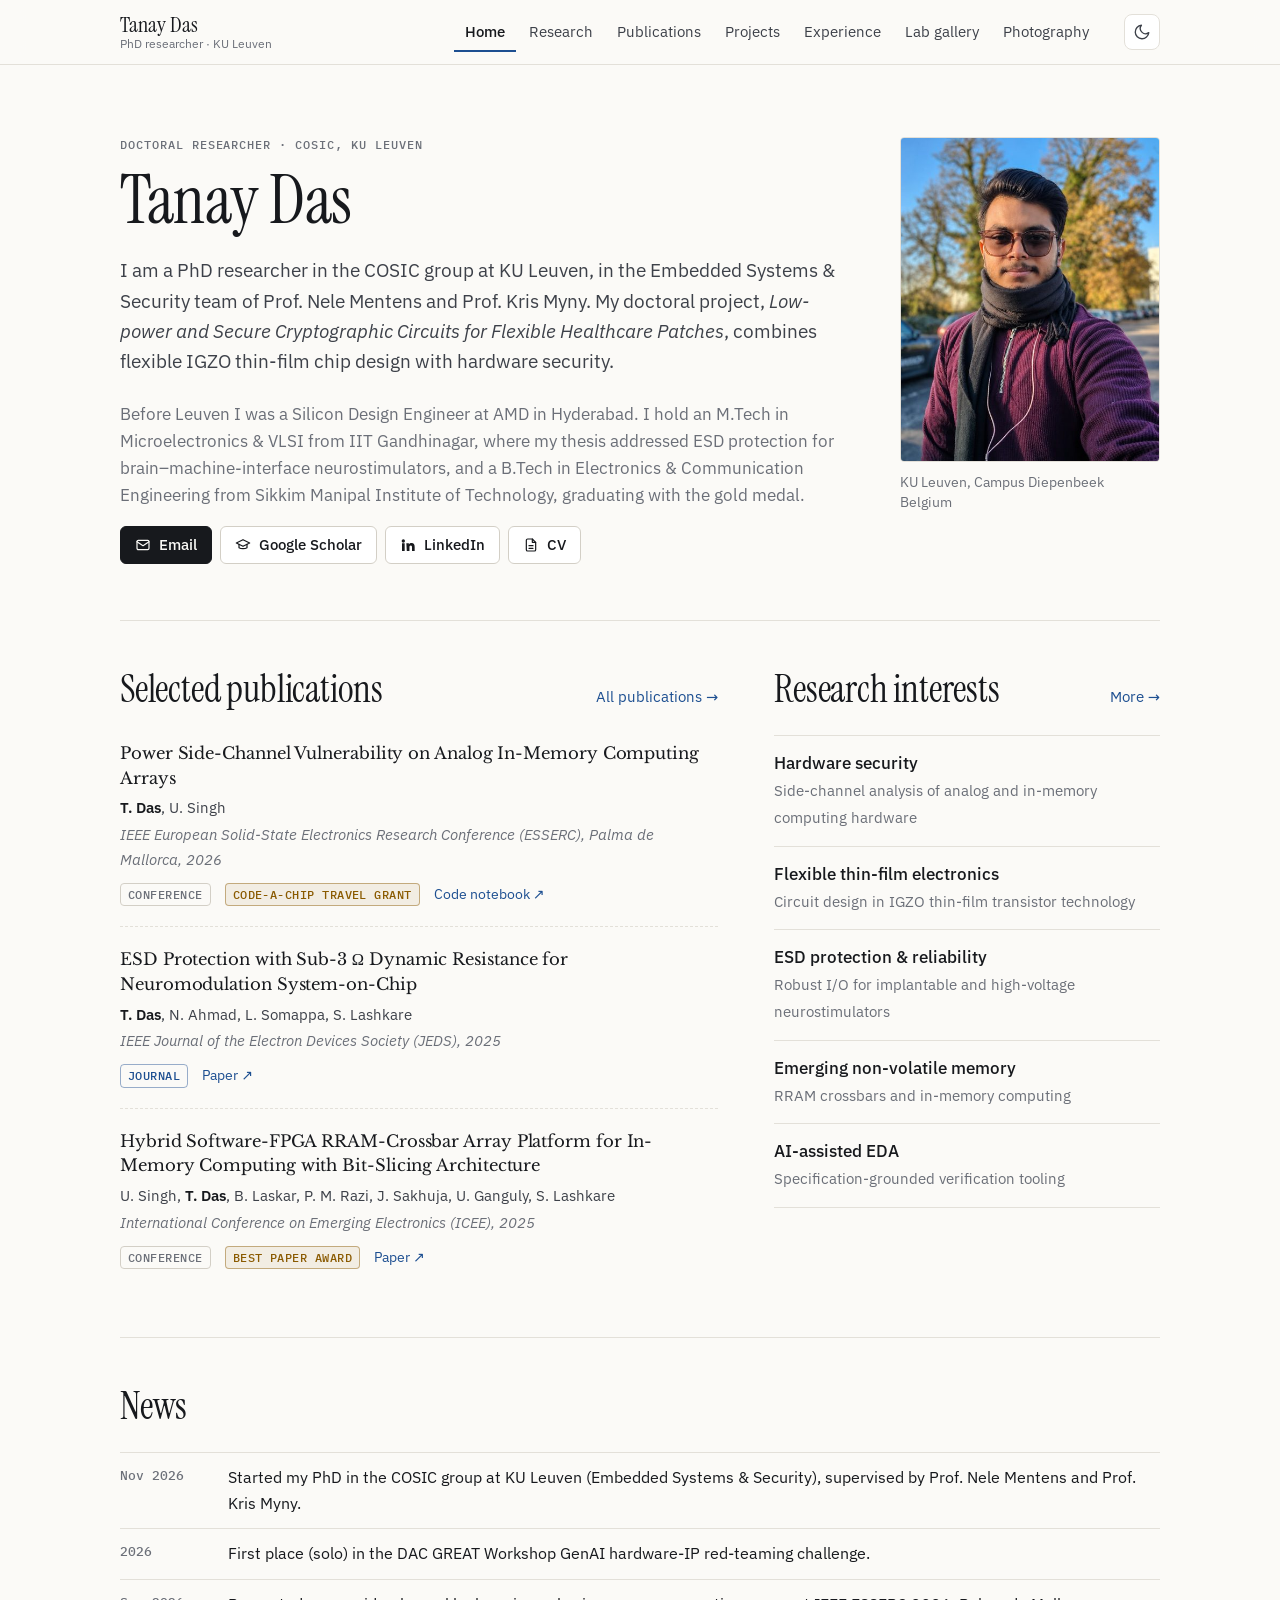
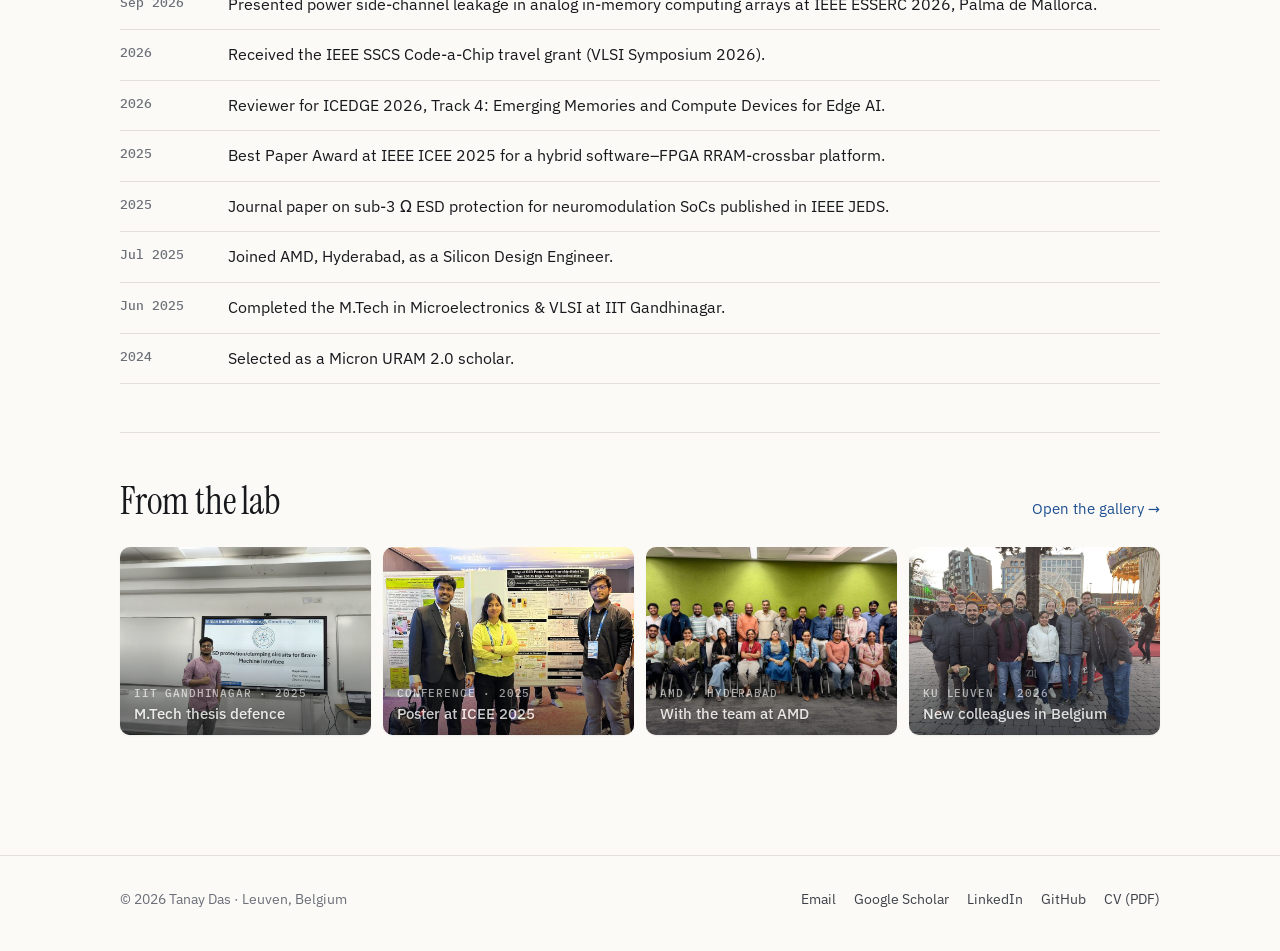
<file: index.html>
<!DOCTYPE html>
<html lang="en">
<head>
<meta charset="utf-8">
<meta name="viewport" content="width=device-width, initial-scale=1">
<title>Tanay Das — PhD Researcher, KU Leuven (COSIC)</title>
<meta name="description" content="Tanay Das — PhD researcher at KU Leuven (COSIC) working on hardware security, flexible IGZO electronics, ESD protection and RRAM in-memory computing.">
<meta name="author" content="Tanay Das">
<meta property="og:title" content="Tanay Das — PhD Researcher, KU Leuven (COSIC)">
<meta property="og:description" content="Tanay Das — PhD researcher at KU Leuven (COSIC) working on hardware security, flexible IGZO electronics, ESD protection and RRAM in-memory computing.">
<meta property="og:type" content="website">
<meta property="og:image" content="https://taanayd.github.io/portfolio/assets/og-card.jpg?v=202611280051">
<meta property="og:image:width" content="1200">
<meta property="og:image:height" content="627">
<meta property="og:image:alt" content="Tanay Das — PhD researcher, COSIC, KU Leuven">
<meta property="og:url" content="https://taanayd.github.io/portfolio/">
<meta property="og:site_name" content="Tanay Das">
<meta name="twitter:card" content="summary_large_image">
<link rel="canonical" href="https://taanayd.github.io/portfolio/">
<meta name="theme-color" content="#fbfaf7" media="(prefers-color-scheme: light)">
<meta name="theme-color" content="#111214" media="(prefers-color-scheme: dark)">
<script>(function(){var t;try{t=localStorage.getItem('theme')}catch(e){}if(!t)t=matchMedia('(prefers-color-scheme: dark)').matches?'dark':'light';document.documentElement.setAttribute('data-theme',t);document.documentElement.classList.add('js')})();</script>
<link rel="preload" href="assets/fonts/ibm-plex-sans-latin-400-normal.woff2" as="font" type="font/woff2" crossorigin>
<link rel="preload" href="assets/fonts/instrument-serif-latin-400-normal.woff2" as="font" type="font/woff2" crossorigin>
<link rel="icon" href="assets/favicon.svg" type="image/svg+xml">
<link rel="apple-touch-icon" href="assets/apple-touch-icon.png">
<link rel="stylesheet" href="assets/css/fonts.css?v=202611280051">
<link rel="stylesheet" href="assets/css/site.css?v=202611280051">
<script src="assets/js/site.js?v=202611280051" defer></script>
</head>
<body>
<a class="skip" href="#main">Skip to content</a>
<header class="site-header">
  <div class="wrap">
    <a class="brand" href="index.html"><b>Tanay Das</b><span>PhD researcher · KU Leuven</span></a>
    <button class="icon-btn menu-btn" type="button" data-menu aria-controls="site-nav" aria-expanded="false" aria-label="Open menu"><svg viewBox="0 0 24 24" fill="none" stroke="currentColor" stroke-width="1.8" stroke-linecap="round" aria-hidden="true"><path d="M4 7h16M4 12h16M4 17h16"/></svg></button>
    <nav class="nav" id="site-nav" aria-label="Main">
      <a href="index.html" aria-current="page">Home</a>
      <a href="research.html">Research</a>
      <a href="publications.html">Publications</a>
      <a href="projects.html">Projects</a>
      <a href="experience.html">Experience</a>
      <a href="gallery.html">Lab gallery</a>
      <a href="photography.html">Photography</a>
    </nav>
    <button class="icon-btn theme-toggle" type="button" data-theme-toggle aria-label="Toggle dark theme"><svg class="moon" viewBox="0 0 24 24" fill="none" stroke="currentColor" stroke-width="1.8" stroke-linecap="round" stroke-linejoin="round" aria-hidden="true"><path d="M21 12.8A9 9 0 1 1 11.2 3a7 7 0 0 0 9.8 9.8z"/></svg><svg class="sun" viewBox="0 0 24 24" fill="none" stroke="currentColor" stroke-width="1.8" stroke-linecap="round" aria-hidden="true"><circle cx="12" cy="12" r="4"/><path d="M12 2v2M12 20v2M4.9 4.9l1.4 1.4M17.7 17.7l1.4 1.4M2 12h2M20 12h2M4.9 19.1l1.4-1.4M17.7 6.3l1.4-1.4"/></svg></button>
  </div>
</header>
<main id="main">
<div class="wrap">
<section class="hero">
  <div>
    <div class="eyebrow">Doctoral researcher · COSIC, KU Leuven</div>
    <h1>Tanay Das</h1>
    <p class="lede">I am a PhD researcher in the COSIC group at KU Leuven, in the Embedded Systems &amp; Security team of Prof. Nele Mentens and Prof. Kris Myny. My doctoral project, <em>Low-power and Secure Cryptographic Circuits for Flexible Healthcare Patches</em>, combines flexible IGZO thin-film chip design with hardware security.</p>
    <p class="muted">Before Leuven I was a Silicon Design Engineer at AMD in Hyderabad. I hold an M.Tech in Microelectronics &amp; VLSI from IIT Gandhinagar, where my thesis addressed ESD protection for brain–machine-interface neurostimulators, and a B.Tech in Electronics &amp; Communication Engineering from Sikkim Manipal Institute of Technology, graduating with the gold medal.</p>
    <div class="links">
      <a class="btn primary" href="mailto:taanayd@gmail.com"><svg viewBox="0 0 24 24" fill="none" stroke="currentColor" stroke-width="1.8" stroke-linecap="round" stroke-linejoin="round" aria-hidden="true"><rect x="3" y="5" width="18" height="14" rx="2"/><path d="m3 7 9 6 9-6"/></svg>Email</a>
      <a class="btn" href="https://scholar.google.com/citations?user=6aBaFCcAAAAJ" rel="noopener"><svg viewBox="0 0 24 24" fill="none" stroke="currentColor" stroke-width="1.8" stroke-linecap="round" stroke-linejoin="round" aria-hidden="true"><path d="M22 9 12 4 2 9l10 5 10-5z"/><path d="M6 11v5c3 2 9 2 12 0v-5"/></svg>Google Scholar</a>
      <a class="btn" href="https://www.linkedin.com/in/dastanay/" rel="noopener"><svg viewBox="0 0 24 24" fill="currentColor" aria-hidden="true"><path d="M4.98 3.5a2.5 2.5 0 1 1 0 5 2.5 2.5 0 0 1 0-5zM3 9.5h4V21H3zM9.5 9.5h3.8v1.6h.1c.5-1 1.8-2 3.8-2 4 0 4.8 2.6 4.8 6V21h-4v-5.2c0-1.2 0-2.9-1.8-2.9s-2 1.4-2 2.8V21h-4z"/></svg>LinkedIn</a>
      <a class="btn" href="Tanay_CV_PhD.pdf?v=202611280051"><svg viewBox="0 0 24 24" fill="none" stroke="currentColor" stroke-width="1.8" stroke-linecap="round" stroke-linejoin="round" aria-hidden="true"><path d="M14 3H7a2 2 0 0 0-2 2v14a2 2 0 0 0 2 2h10a2 2 0 0 0 2-2V8z"/><path d="M14 3v5h5M9 13h6M9 17h6"/></svg>CV</a>
    </div>
  </div>
  <aside>
    <div class="portrait"><img src="assets/portrait.jpg?v=202611280051" srcset="assets/portrait-480.jpg?v=202611280051 480w, assets/portrait.jpg?v=202611280051 960w" sizes="(max-width: 820px) 96px, 260px" alt="Portrait of Tanay Das" width="960" height="1200" fetchpriority="high"></div>
    <p class="portrait-cap">KU Leuven, Campus Diepenbeek<br>Belgium</p>
  </aside>
</section>

<div class="cols">
  <div>
    <section class="section" style="padding-top:0">
      <div class="section-head"><h2>Selected publications</h2><a href="publications.html">All publications →</a></div>
    <article class="pub" data-kind="conference award">
      <h3 class="pub-title">Power Side-Channel Vulnerability on Analog In-Memory Computing Arrays</h3>
      <p class="pub-authors"><span class="me">T. Das</span>, U. Singh</p>
      <p class="pub-venue">IEEE European Solid-State Electronics Research Conference (ESSERC), Palma de Mallorca, 2026</p>
      <div class="pub-meta"><span class="tag">Conference</span><span class="tag award">Code-a-Chip travel grant</span> <a href="https://github.com/taanayd/sscs-ose-code-a-chip.github.io/tree/main/VLSI26/submitted_notebooks/IMC_Side_Channel_Analysis" rel="noopener">Code notebook ↗</a></div>
    </article>
    <article class="pub" data-kind="journal">
      <h3 class="pub-title">ESD Protection with Sub-3 Ω Dynamic Resistance for Neuromodulation System-on-Chip</h3>
      <p class="pub-authors"><span class="me">T. Das</span>, N. Ahmad, L. Somappa, S. Lashkare</p>
      <p class="pub-venue">IEEE Journal of the Electron Devices Society (JEDS), 2025</p>
      <div class="pub-meta"><span class="tag journal">Journal</span> <a href="https://ieeexplore.ieee.org/abstract/document/11391546" rel="noopener">Paper ↗</a></div>
    </article>
    <article class="pub" data-kind="conference award">
      <h3 class="pub-title">Hybrid Software-FPGA RRAM-Crossbar Array Platform for In-Memory Computing with Bit-Slicing Architecture</h3>
      <p class="pub-authors">U. Singh, <span class="me">T. Das</span>, B. Laskar, P. M. Razi, J. Sakhuja, U. Ganguly, S. Lashkare</p>
      <p class="pub-venue">International Conference on Emerging Electronics (ICEE), 2025</p>
      <div class="pub-meta"><span class="tag">Conference</span><span class="tag award">Best Paper Award</span> <a href="https://ieeexplore.ieee.org/abstract/document/11409883" rel="noopener">Paper ↗</a></div>
    </article>
    </section>
  </div>
  <div>
    <section class="section" style="padding-top:0">
      <div class="section-head"><h2>Research interests</h2><a href="research.html">More →</a></div>
      <ul class="plain interest-list">
    <li><b>Hardware security</b><span>Side-channel analysis of analog and in-memory computing hardware</span></li>
    <li><b>Flexible thin-film electronics</b><span>Circuit design in IGZO thin-film transistor technology</span></li>
    <li><b>ESD protection &amp; reliability</b><span>Robust I/O for implantable and high-voltage neurostimulators</span></li>
    <li><b>Emerging non-volatile memory</b><span>RRAM crossbars and in-memory computing</span></li>
    <li><b>AI-assisted EDA</b><span>Specification-grounded verification tooling</span></li>
      </ul>
    </section>
  </div>
</div>
<section class="section" style="border-top:1px solid var(--rule);padding-top:48px">
  <div class="section-head"><h2>News</h2></div>
  <ul class="plain news">
    <li><time>Nov 2026</time><span>Started my PhD in the COSIC group at KU Leuven (Embedded Systems &amp; Security), supervised by Prof. Nele Mentens and Prof. Kris Myny.</span></li>
    <li><time>2026</time><span>First place (solo) in the DAC GREAT Workshop GenAI hardware-IP red-teaming challenge.</span></li>
    <li><time>Sep 2026</time><span>Presented power side-channel leakage in analog in-memory computing arrays at IEEE ESSERC 2026, Palma de Mallorca.</span></li>
    <li><time>2026</time><span>Received the IEEE SSCS Code-a-Chip travel grant (VLSI Symposium 2026).</span></li>
    <li><time>2026</time><span>Reviewer for ICEDGE 2026, Track 4: Emerging Memories and Compute Devices for Edge AI.</span></li>
    <li><time>2025</time><span>Best Paper Award at IEEE ICEE 2025 for a hybrid software–FPGA RRAM-crossbar platform.</span></li>
    <li><time>2025</time><span>Journal paper on sub-3 Ω ESD protection for neuromodulation SoCs published in IEEE JEDS.</span></li>
    <li><time>Jul 2025</time><span>Joined AMD, Hyderabad, as a Silicon Design Engineer.</span></li>
    <li><time>Jun 2025</time><span>Completed the M.Tech in Microelectronics &amp; VLSI at IIT Gandhinagar.</span></li>
    <li><time>2024</time><span>Selected as a Micron URAM 2.0 scholar.</span></li>
  </ul>
</section><section class="section" style="border-top:1px solid var(--rule);padding-top:48px">
  <div class="section-head"><h2>From the lab</h2><a href="gallery.html">Open the gallery →</a></div>
  <div class="moments">
    <figure class="tile"><a href="gallery.html"><img src="assets/labs/iitgn/thesis-defence-2025-sm.jpg" alt="M.Tech thesis defence" loading="lazy" decoding="async">
      <figcaption class="cap"><span class="cap-org">IIT Gandhinagar · 2025</span><span class="cap-text">M.Tech thesis defence</span></figcaption></a></figure>
    <figure class="tile"><a href="gallery.html"><img src="assets/labs/conferences/icee-2025-poster-sm.jpg" alt="Poster at ICEE 2025" loading="lazy" decoding="async">
      <figcaption class="cap"><span class="cap-org">Conference · 2025</span><span class="cap-text">Poster at ICEE 2025</span></figcaption></a></figure>
    <figure class="tile"><a href="gallery.html"><img src="assets/labs/amd/amd-team-sm.jpg" alt="With the team at AMD" loading="lazy" decoding="async">
      <figcaption class="cap"><span class="cap-org">AMD · Hyderabad</span><span class="cap-text">With the team at AMD</span></figcaption></a></figure>
    <figure class="tile"><a href="gallery.html"><img src="assets/labs/kuleuven/winter-market-2026-sm.jpg" alt="New colleagues in Belgium" loading="lazy" decoding="async">
      <figcaption class="cap"><span class="cap-org">KU Leuven · 2026</span><span class="cap-text">New colleagues in Belgium</span></figcaption></a></figure>
  </div>
</section>
</div>
</main>
<footer class="site-footer">
  <div class="wrap">
    <span>© 2026 Tanay Das · Leuven, Belgium</span>
    <nav aria-label="Elsewhere">
      <a href="mailto:taanayd@gmail.com">Email</a>
      <a href="https://scholar.google.com/citations?user=6aBaFCcAAAAJ" rel="noopener">Google Scholar</a>
      <a href="https://www.linkedin.com/in/dastanay/" rel="noopener">LinkedIn</a>
      <a href="https://github.com/taanayd" rel="noopener">GitHub</a>
      <a href="Tanay_CV_PhD.pdf?v=202611280051">CV (PDF)</a>
    </nav>
  </div>
</footer>

</body>
</html>
</file>
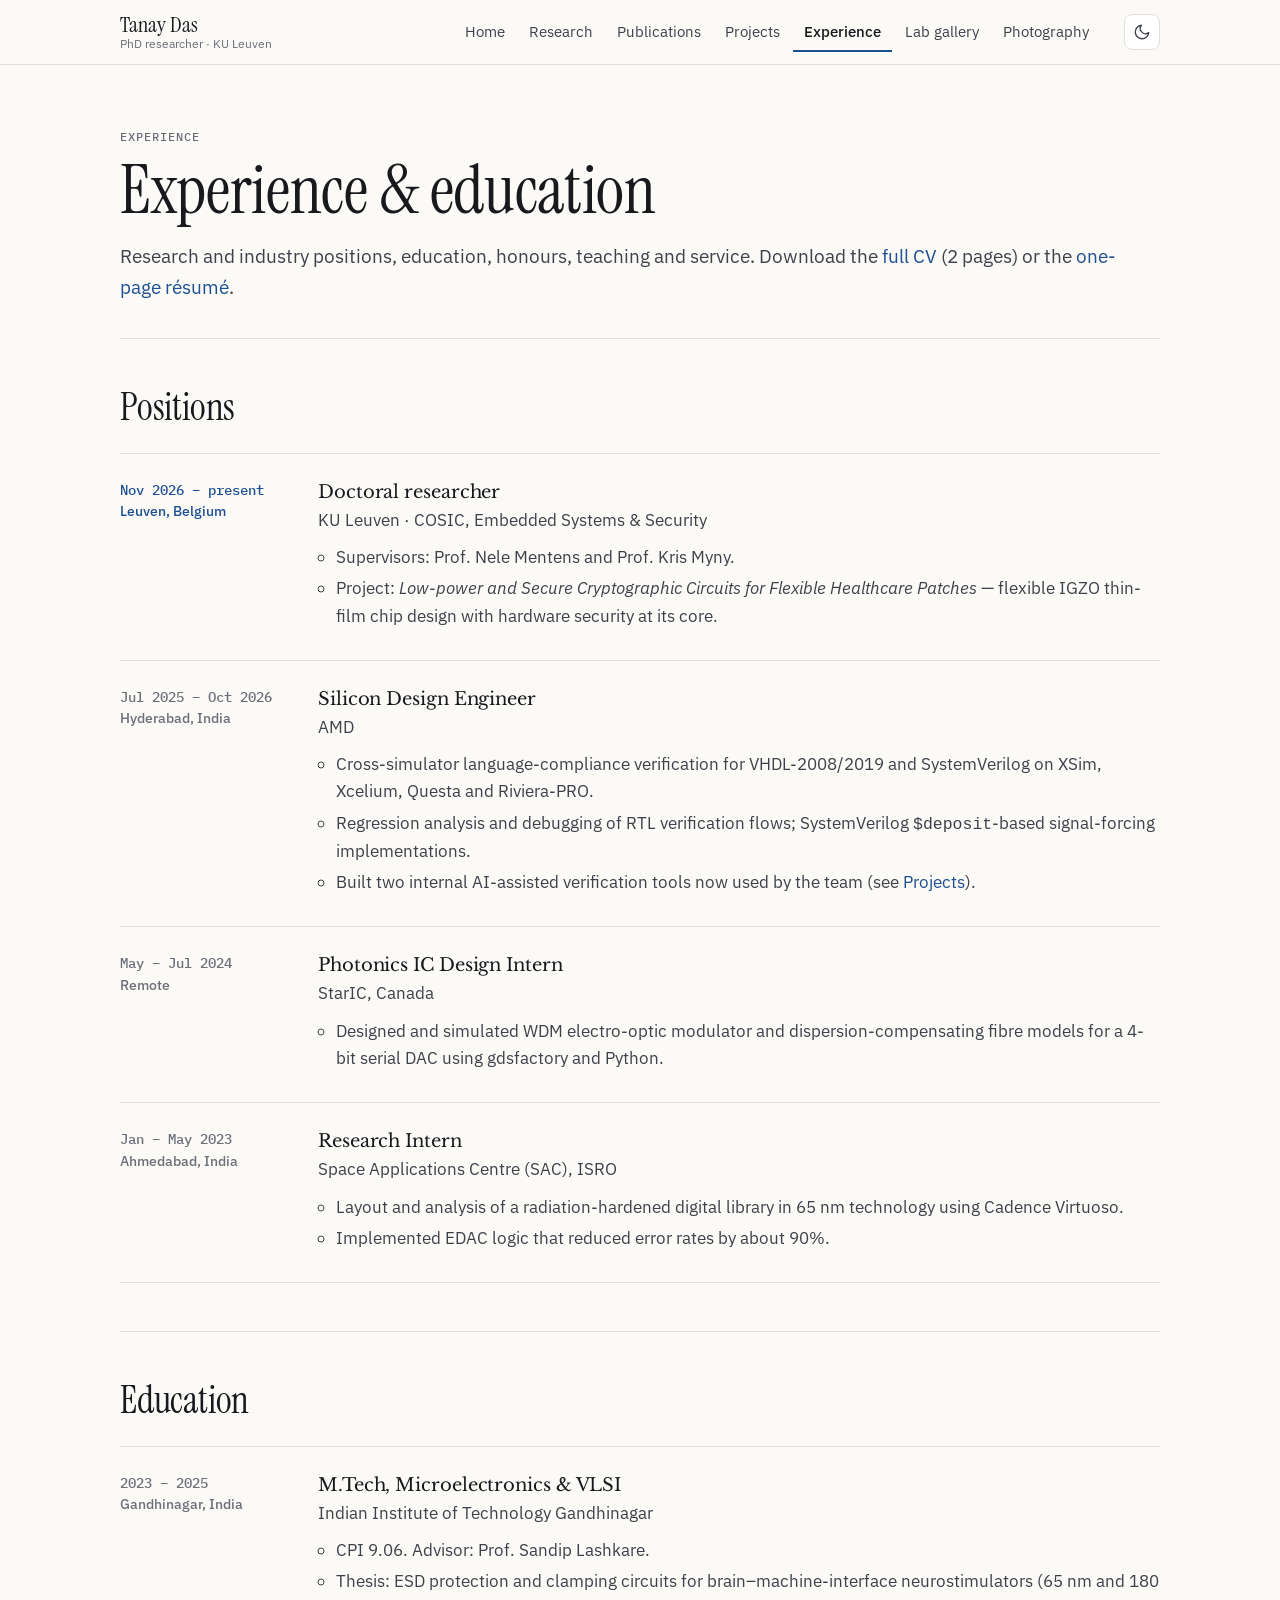
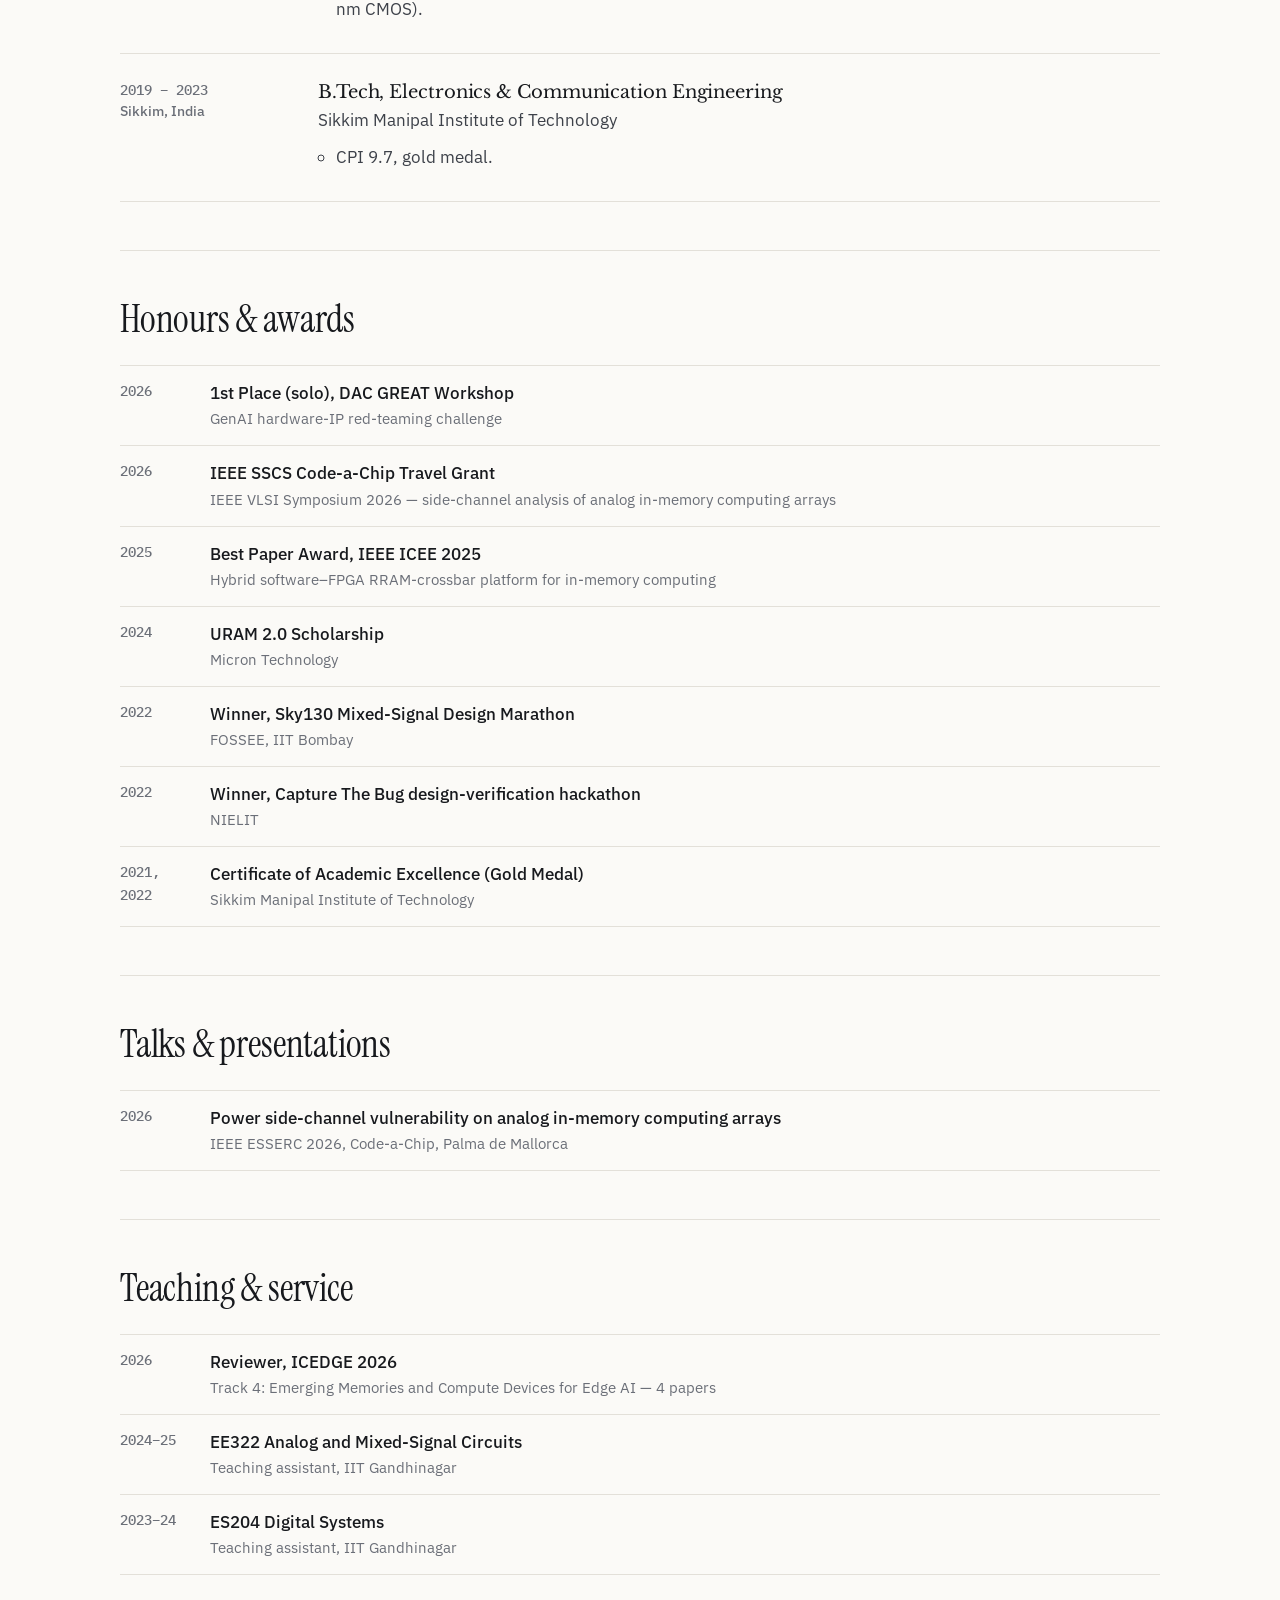
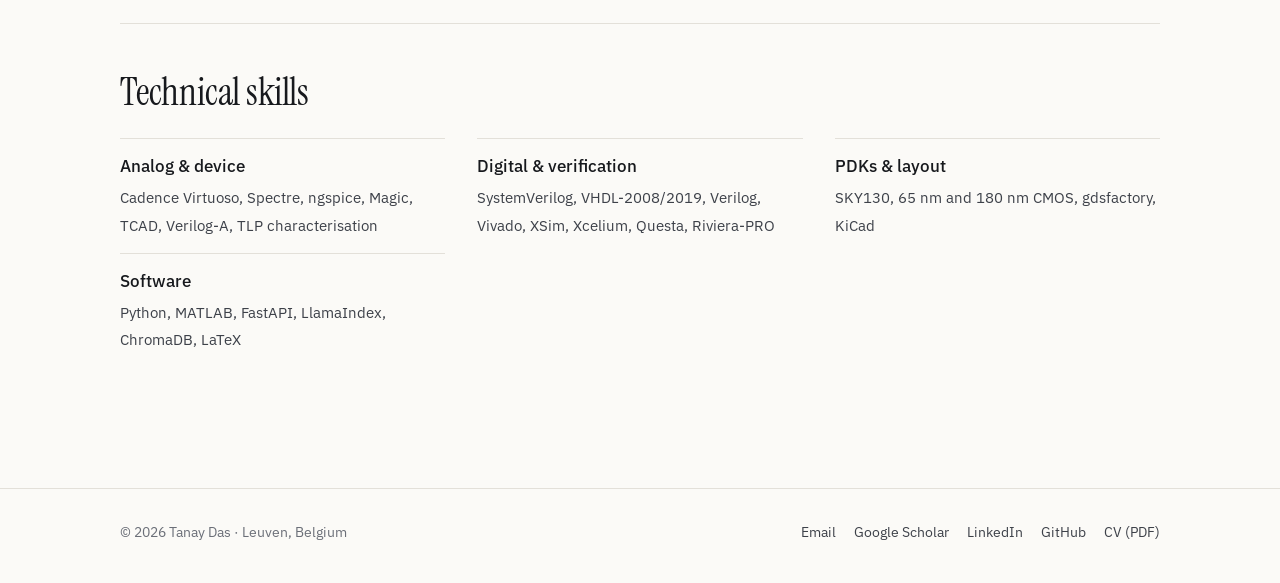
<file: experience.html>
<!DOCTYPE html>
<html lang="en">
<head>
<meta charset="utf-8">
<meta name="viewport" content="width=device-width, initial-scale=1">
<title>Experience — Tanay Das</title>
<meta name="description" content="Experience, education, awards and teaching of Tanay Das.">
<meta name="author" content="Tanay Das">
<meta property="og:title" content="Experience — Tanay Das">
<meta property="og:description" content="Experience, education, awards and teaching of Tanay Das.">
<meta property="og:type" content="website">
<meta property="og:image" content="https://taanayd.github.io/portfolio/assets/og-card.jpg?v=202611280051">
<meta property="og:image:width" content="1200">
<meta property="og:image:height" content="627">
<meta property="og:image:alt" content="Tanay Das — PhD researcher, COSIC, KU Leuven">
<meta property="og:url" content="https://taanayd.github.io/portfolio/experience.html">
<meta property="og:site_name" content="Tanay Das">
<meta name="twitter:card" content="summary_large_image">
<link rel="canonical" href="https://taanayd.github.io/portfolio/experience.html">
<meta name="theme-color" content="#fbfaf7" media="(prefers-color-scheme: light)">
<meta name="theme-color" content="#111214" media="(prefers-color-scheme: dark)">
<script>(function(){var t;try{t=localStorage.getItem('theme')}catch(e){}if(!t)t=matchMedia('(prefers-color-scheme: dark)').matches?'dark':'light';document.documentElement.setAttribute('data-theme',t);document.documentElement.classList.add('js')})();</script>
<link rel="preload" href="assets/fonts/ibm-plex-sans-latin-400-normal.woff2" as="font" type="font/woff2" crossorigin>
<link rel="preload" href="assets/fonts/instrument-serif-latin-400-normal.woff2" as="font" type="font/woff2" crossorigin>
<link rel="icon" href="assets/favicon.svg" type="image/svg+xml">
<link rel="apple-touch-icon" href="assets/apple-touch-icon.png">
<link rel="stylesheet" href="assets/css/fonts.css?v=202611280051">
<link rel="stylesheet" href="assets/css/site.css?v=202611280051">
<script src="assets/js/site.js?v=202611280051" defer></script>
</head>
<body>
<a class="skip" href="#main">Skip to content</a>
<header class="site-header">
  <div class="wrap">
    <a class="brand" href="index.html"><b>Tanay Das</b><span>PhD researcher · KU Leuven</span></a>
    <button class="icon-btn menu-btn" type="button" data-menu aria-controls="site-nav" aria-expanded="false" aria-label="Open menu"><svg viewBox="0 0 24 24" fill="none" stroke="currentColor" stroke-width="1.8" stroke-linecap="round" aria-hidden="true"><path d="M4 7h16M4 12h16M4 17h16"/></svg></button>
    <nav class="nav" id="site-nav" aria-label="Main">
      <a href="index.html">Home</a>
      <a href="research.html">Research</a>
      <a href="publications.html">Publications</a>
      <a href="projects.html">Projects</a>
      <a href="experience.html" aria-current="page">Experience</a>
      <a href="gallery.html">Lab gallery</a>
      <a href="photography.html">Photography</a>
    </nav>
    <button class="icon-btn theme-toggle" type="button" data-theme-toggle aria-label="Toggle dark theme"><svg class="moon" viewBox="0 0 24 24" fill="none" stroke="currentColor" stroke-width="1.8" stroke-linecap="round" stroke-linejoin="round" aria-hidden="true"><path d="M21 12.8A9 9 0 1 1 11.2 3a7 7 0 0 0 9.8 9.8z"/></svg><svg class="sun" viewBox="0 0 24 24" fill="none" stroke="currentColor" stroke-width="1.8" stroke-linecap="round" aria-hidden="true"><circle cx="12" cy="12" r="4"/><path d="M12 2v2M12 20v2M4.9 4.9l1.4 1.4M17.7 17.7l1.4 1.4M2 12h2M20 12h2M4.9 19.1l1.4-1.4M17.7 6.3l1.4-1.4"/></svg></button>
  </div>
</header>
<main id="main">
<div class="wrap">
<header class="page-head">
  <div class="eyebrow">Experience</div>
  <h1>Experience &amp; education</h1>
  <p class="lede">Research and industry positions, education, honours, teaching and service. Download the <a href="Tanay_CV_PhD.pdf?v=202611280051">full CV</a> (2 pages) or the <a href="resume.pdf?v=202611280051">one-page résumé</a>.</p>
</header>
<section class="section" style="padding-top:0"><div class="section-head"><h2>Positions</h2></div>
<ol class="timeline">
  <li>
    <div class="when current">Nov 2026 – present<span>Leuven, Belgium</span></div>
    <div><h3>Doctoral researcher</h3><div class="org">KU Leuven · COSIC, Embedded Systems &amp; Security</div><ul><li>Supervisors: Prof. Nele Mentens and Prof. Kris Myny.</li><li>Project: <em>Low-power and Secure Cryptographic Circuits for Flexible Healthcare Patches</em> — flexible IGZO thin-film chip design with hardware security at its core.</li></ul></div>
  </li>
  <li>
    <div class="when">Jul 2025 – Oct 2026<span>Hyderabad, India</span></div>
    <div><h3>Silicon Design Engineer</h3><div class="org">AMD</div><ul><li>Cross-simulator language-compliance verification for VHDL-2008/2019 and SystemVerilog on XSim, Xcelium, Questa and Riviera-PRO.</li><li>Regression analysis and debugging of RTL verification flows; SystemVerilog <code>$deposit</code>-based signal-forcing implementations.</li><li>Built two internal AI-assisted verification tools now used by the team (see <a href="projects.html">Projects</a>).</li></ul></div>
  </li>
  <li>
    <div class="when">May – Jul 2024<span>Remote</span></div>
    <div><h3>Photonics IC Design Intern</h3><div class="org">StarIC, Canada</div><ul><li>Designed and simulated WDM electro-optic modulator and dispersion-compensating fibre models for a 4-bit serial DAC using gdsfactory and Python.</li></ul></div>
  </li>
  <li>
    <div class="when">Jan – May 2023<span>Ahmedabad, India</span></div>
    <div><h3>Research Intern</h3><div class="org">Space Applications Centre (SAC), ISRO</div><ul><li>Layout and analysis of a radiation-hardened digital library in 65 nm technology using Cadence Virtuoso.</li><li>Implemented EDAC logic that reduced error rates by about 90%.</li></ul></div>
  </li>
</ol>
</section>
<section class="section"><div class="section-head"><h2>Education</h2></div>
<ol class="timeline">
  <li>
    <div class="when">2023 – 2025<span>Gandhinagar, India</span></div>
    <div><h3>M.Tech, Microelectronics &amp; VLSI</h3><div class="org">Indian Institute of Technology Gandhinagar</div><ul><li>CPI 9.06. Advisor: Prof. Sandip Lashkare.</li><li>Thesis: ESD protection and clamping circuits for brain–machine-interface neurostimulators (65 nm and 180 nm CMOS).</li></ul></div>
  </li>
  <li>
    <div class="when">2019 – 2023<span>Sikkim, India</span></div>
    <div><h3>B.Tech, Electronics &amp; Communication Engineering</h3><div class="org">Sikkim Manipal Institute of Technology</div><ul><li>CPI 9.7, gold medal.</li></ul></div>
  </li>
</ol>
</section>
<section class="section" id="awards"><div class="section-head"><h2>Honours &amp; awards</h2></div>
  <ul class="plain awards">
    <li><time>2026</time><div><b>1st Place (solo), DAC GREAT Workshop</b><span>GenAI hardware-IP red-teaming challenge</span></div></li>
    <li><time>2026</time><div><b>IEEE SSCS Code-a-Chip Travel Grant</b><span>IEEE VLSI Symposium 2026 — side-channel analysis of analog in-memory computing arrays</span></div></li>
    <li><time>2025</time><div><b>Best Paper Award, IEEE ICEE 2025</b><span>Hybrid software–FPGA RRAM-crossbar platform for in-memory computing</span></div></li>
    <li><time>2024</time><div><b>URAM 2.0 Scholarship</b><span>Micron Technology</span></div></li>
    <li><time>2022</time><div><b>Winner, Sky130 Mixed-Signal Design Marathon</b><span>FOSSEE, IIT Bombay</span></div></li>
    <li><time>2022</time><div><b>Winner, Capture The Bug design-verification hackathon</b><span>NIELIT</span></div></li>
    <li><time>2021, 2022</time><div><b>Certificate of Academic Excellence (Gold Medal)</b><span>Sikkim Manipal Institute of Technology</span></div></li>
  </ul>
</section>
<section class="section" id="talks"><div class="section-head"><h2>Talks &amp; presentations</h2></div>
  <ul class="plain awards">
    <li><time>2026</time><div><b>Power side-channel vulnerability on analog in-memory computing arrays</b><span>IEEE ESSERC 2026, Code-a-Chip, Palma de Mallorca</span></div></li>
  </ul>
</section>
<section class="section" id="teaching"><div class="section-head"><h2>Teaching &amp; service</h2></div>
  <ul class="plain awards">
    <li><time>2026</time><div><b>Reviewer, ICEDGE 2026</b><span>Track 4: Emerging Memories and Compute Devices for Edge AI — 4 papers</span></div></li>
    <li><time>2024–25</time><div><b>EE322 Analog and Mixed-Signal Circuits</b><span>Teaching assistant, IIT Gandhinagar</span></div></li>
    <li><time>2023–24</time><div><b>ES204 Digital Systems</b><span>Teaching assistant, IIT Gandhinagar</span></div></li>
  </ul>
</section>
<section class="section" id="skills"><div class="section-head"><h2>Technical skills</h2></div>
<div class="skills">
  <div><b>Analog &amp; device</b><span>Cadence Virtuoso, Spectre, ngspice, Magic, TCAD, Verilog-A, TLP characterisation</span></div>
  <div><b>Digital &amp; verification</b><span>SystemVerilog, VHDL-2008/2019, Verilog, Vivado, XSim, Xcelium, Questa, Riviera-PRO</span></div>
  <div><b>PDKs &amp; layout</b><span>SKY130, 65 nm and 180 nm CMOS, gdsfactory, KiCad</span></div>
  <div><b>Software</b><span>Python, MATLAB, FastAPI, LlamaIndex, ChromaDB, LaTeX</span></div>
</div>
</section>
</div>
</main>
<footer class="site-footer">
  <div class="wrap">
    <span>© 2026 Tanay Das · Leuven, Belgium</span>
    <nav aria-label="Elsewhere">
      <a href="mailto:taanayd@gmail.com">Email</a>
      <a href="https://scholar.google.com/citations?user=6aBaFCcAAAAJ" rel="noopener">Google Scholar</a>
      <a href="https://www.linkedin.com/in/dastanay/" rel="noopener">LinkedIn</a>
      <a href="https://github.com/taanayd" rel="noopener">GitHub</a>
      <a href="Tanay_CV_PhD.pdf?v=202611280051">CV (PDF)</a>
    </nav>
  </div>
</footer>

</body>
</html>
</file>
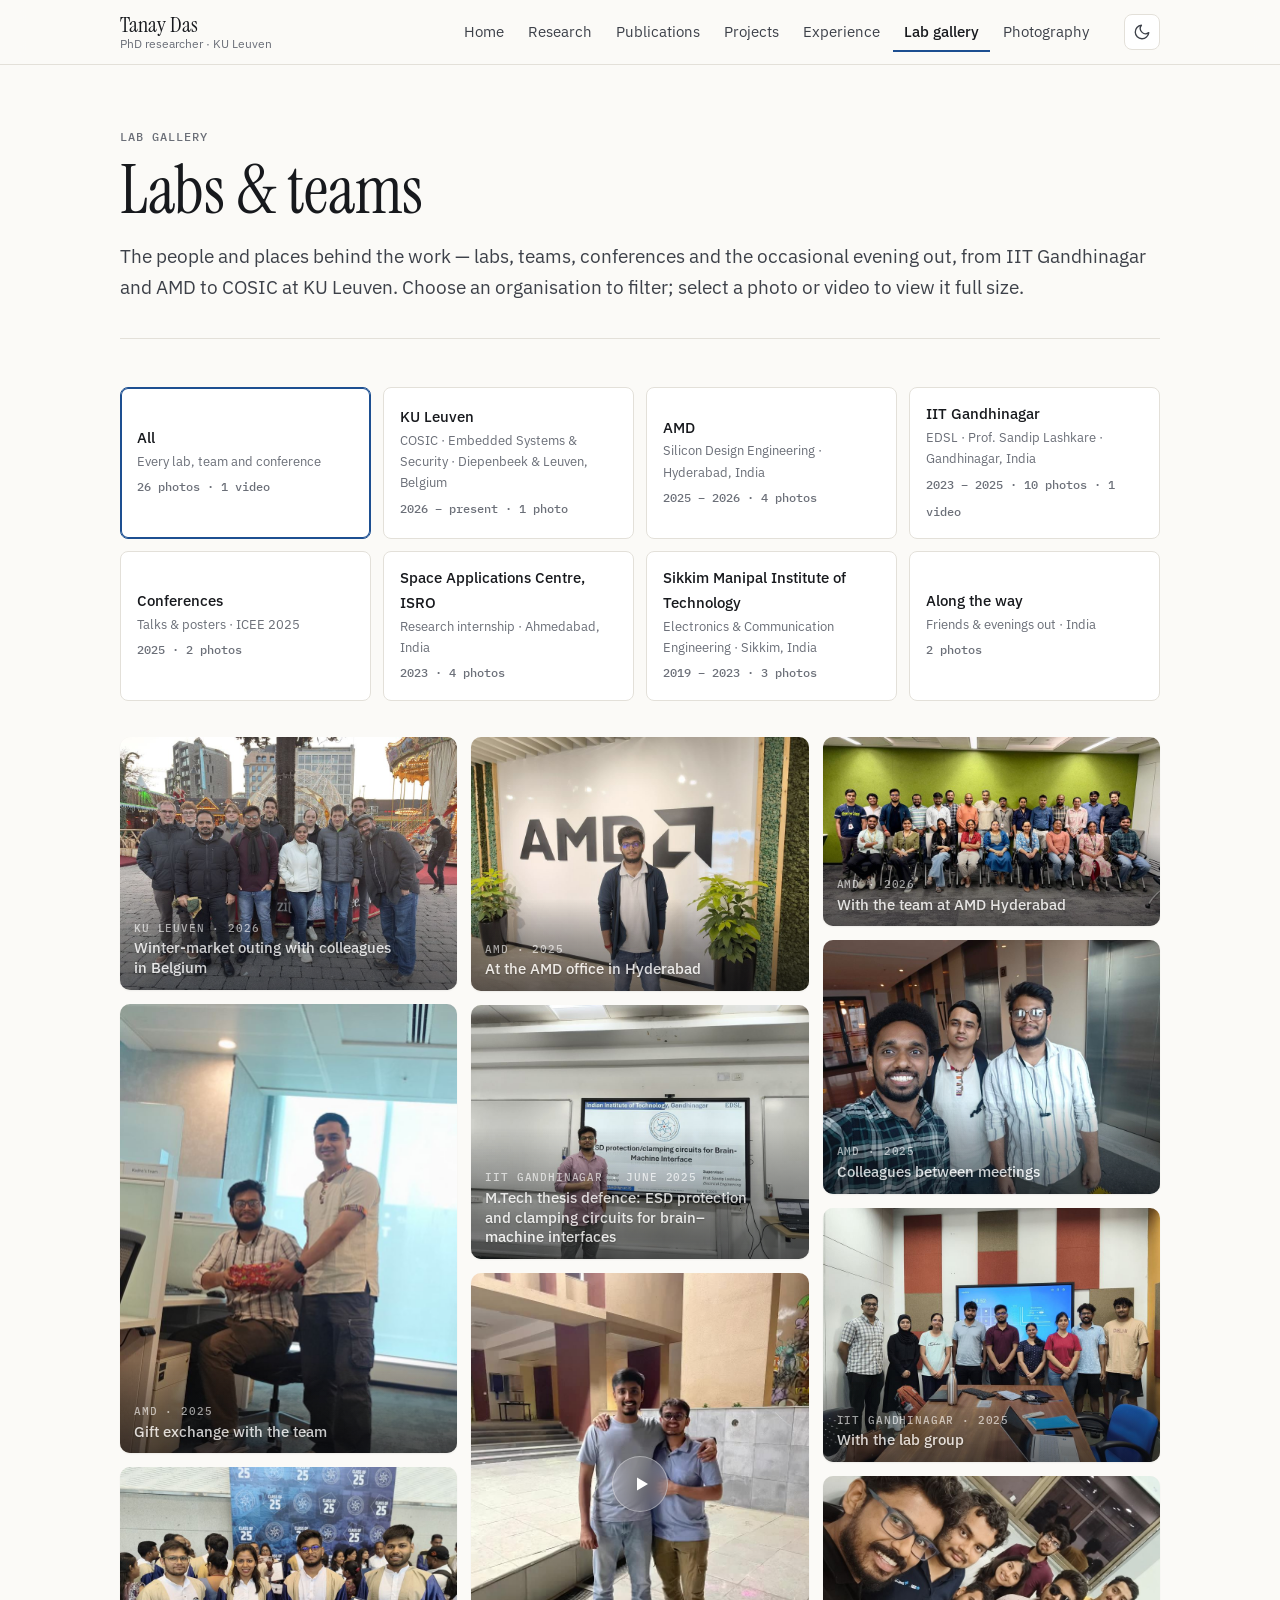
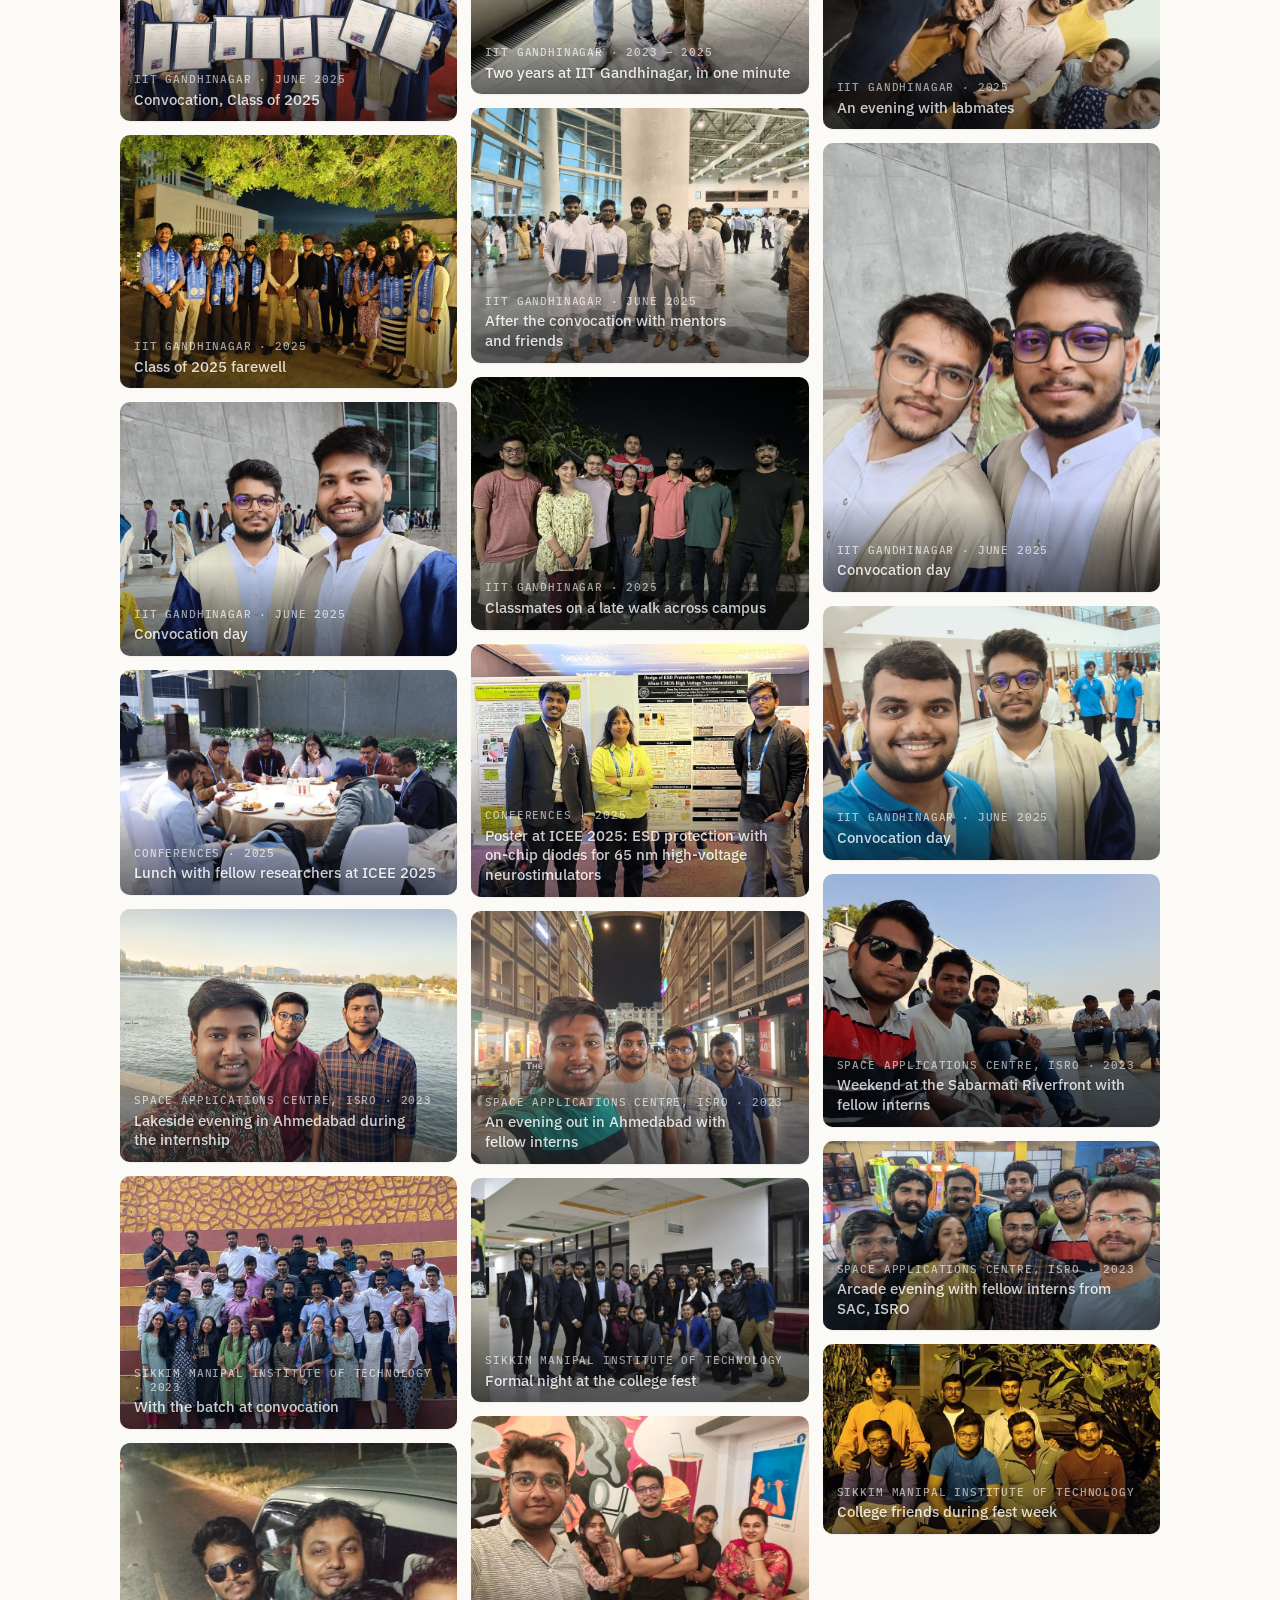
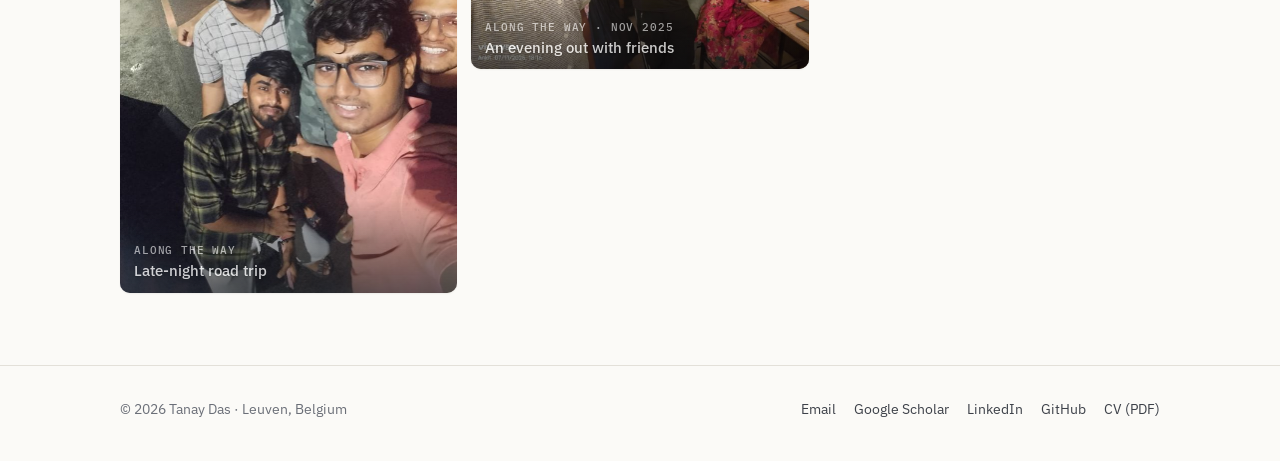
<file: gallery.html>
<!DOCTYPE html>
<html lang="en">
<head>
<meta charset="utf-8">
<meta name="viewport" content="width=device-width, initial-scale=1">
<title>Lab gallery — Tanay Das</title>
<meta name="description" content="Photographs from the research labs and teams Tanay Das has worked in.">
<meta name="author" content="Tanay Das">
<meta property="og:title" content="Lab gallery — Tanay Das">
<meta property="og:description" content="Photographs from the research labs and teams Tanay Das has worked in.">
<meta property="og:type" content="website">
<meta property="og:image" content="https://taanayd.github.io/portfolio/assets/og-card.jpg?v=202611280051">
<meta property="og:image:width" content="1200">
<meta property="og:image:height" content="627">
<meta property="og:image:alt" content="Tanay Das — PhD researcher, COSIC, KU Leuven">
<meta property="og:url" content="https://taanayd.github.io/portfolio/gallery.html">
<meta property="og:site_name" content="Tanay Das">
<meta name="twitter:card" content="summary_large_image">
<link rel="canonical" href="https://taanayd.github.io/portfolio/gallery.html">
<meta name="theme-color" content="#fbfaf7" media="(prefers-color-scheme: light)">
<meta name="theme-color" content="#111214" media="(prefers-color-scheme: dark)">
<script>(function(){var t;try{t=localStorage.getItem('theme')}catch(e){}if(!t)t=matchMedia('(prefers-color-scheme: dark)').matches?'dark':'light';document.documentElement.setAttribute('data-theme',t);document.documentElement.classList.add('js')})();</script>
<link rel="preload" href="assets/fonts/ibm-plex-sans-latin-400-normal.woff2" as="font" type="font/woff2" crossorigin>
<link rel="preload" href="assets/fonts/instrument-serif-latin-400-normal.woff2" as="font" type="font/woff2" crossorigin>
<link rel="icon" href="assets/favicon.svg" type="image/svg+xml">
<link rel="apple-touch-icon" href="assets/apple-touch-icon.png">
<link rel="stylesheet" href="assets/css/fonts.css?v=202611280051">
<link rel="stylesheet" href="assets/css/site.css?v=202611280051">
<script src="assets/js/site.js?v=202611280051" defer></script>
</head>
<body>
<a class="skip" href="#main">Skip to content</a>
<header class="site-header">
  <div class="wrap">
    <a class="brand" href="index.html"><b>Tanay Das</b><span>PhD researcher · KU Leuven</span></a>
    <button class="icon-btn menu-btn" type="button" data-menu aria-controls="site-nav" aria-expanded="false" aria-label="Open menu"><svg viewBox="0 0 24 24" fill="none" stroke="currentColor" stroke-width="1.8" stroke-linecap="round" aria-hidden="true"><path d="M4 7h16M4 12h16M4 17h16"/></svg></button>
    <nav class="nav" id="site-nav" aria-label="Main">
      <a href="index.html">Home</a>
      <a href="research.html">Research</a>
      <a href="publications.html">Publications</a>
      <a href="projects.html">Projects</a>
      <a href="experience.html">Experience</a>
      <a href="gallery.html" aria-current="page">Lab gallery</a>
      <a href="photography.html">Photography</a>
    </nav>
    <button class="icon-btn theme-toggle" type="button" data-theme-toggle aria-label="Toggle dark theme"><svg class="moon" viewBox="0 0 24 24" fill="none" stroke="currentColor" stroke-width="1.8" stroke-linecap="round" stroke-linejoin="round" aria-hidden="true"><path d="M21 12.8A9 9 0 1 1 11.2 3a7 7 0 0 0 9.8 9.8z"/></svg><svg class="sun" viewBox="0 0 24 24" fill="none" stroke="currentColor" stroke-width="1.8" stroke-linecap="round" aria-hidden="true"><circle cx="12" cy="12" r="4"/><path d="M12 2v2M12 20v2M4.9 4.9l1.4 1.4M17.7 17.7l1.4 1.4M2 12h2M20 12h2M4.9 19.1l1.4-1.4M17.7 6.3l1.4-1.4"/></svg></button>
  </div>
</header>
<main id="main">
<div class="wrap">
<header class="page-head">
  <div class="eyebrow">Lab gallery</div>
  <h1>Labs &amp; teams</h1>
  <p class="lede">The people and places behind the work — labs, teams, conferences and the occasional evening out, from IIT Gandhinagar and AMD to COSIC at KU Leuven. Choose an organisation to filter; select a photo or video to view it full size.</p>
</header>
<div class="org-index" id="org-index" aria-label="Filter by organisation"></div>
<div class="gallery" id="lab-gallery" data-lightbox></div>
<noscript><p class="empty">The gallery needs JavaScript to load.</p></noscript>
</div>
</main>
<footer class="site-footer">
  <div class="wrap">
    <span>© 2026 Tanay Das · Leuven, Belgium</span>
    <nav aria-label="Elsewhere">
      <a href="mailto:taanayd@gmail.com">Email</a>
      <a href="https://scholar.google.com/citations?user=6aBaFCcAAAAJ" rel="noopener">Google Scholar</a>
      <a href="https://www.linkedin.com/in/dastanay/" rel="noopener">LinkedIn</a>
      <a href="https://github.com/taanayd" rel="noopener">GitHub</a>
      <a href="Tanay_CV_PhD.pdf?v=202611280051">CV (PDF)</a>
    </nav>
  </div>
</footer>
<link rel="stylesheet" href="assets/vendor/photoswipe/photoswipe.css">
<script src="assets/js/lab-gallery.js?v=202611280051"></script>
<script type="module" src="assets/js/lightbox.js?v=202611280051"></script>
</body>
</html>
</file>
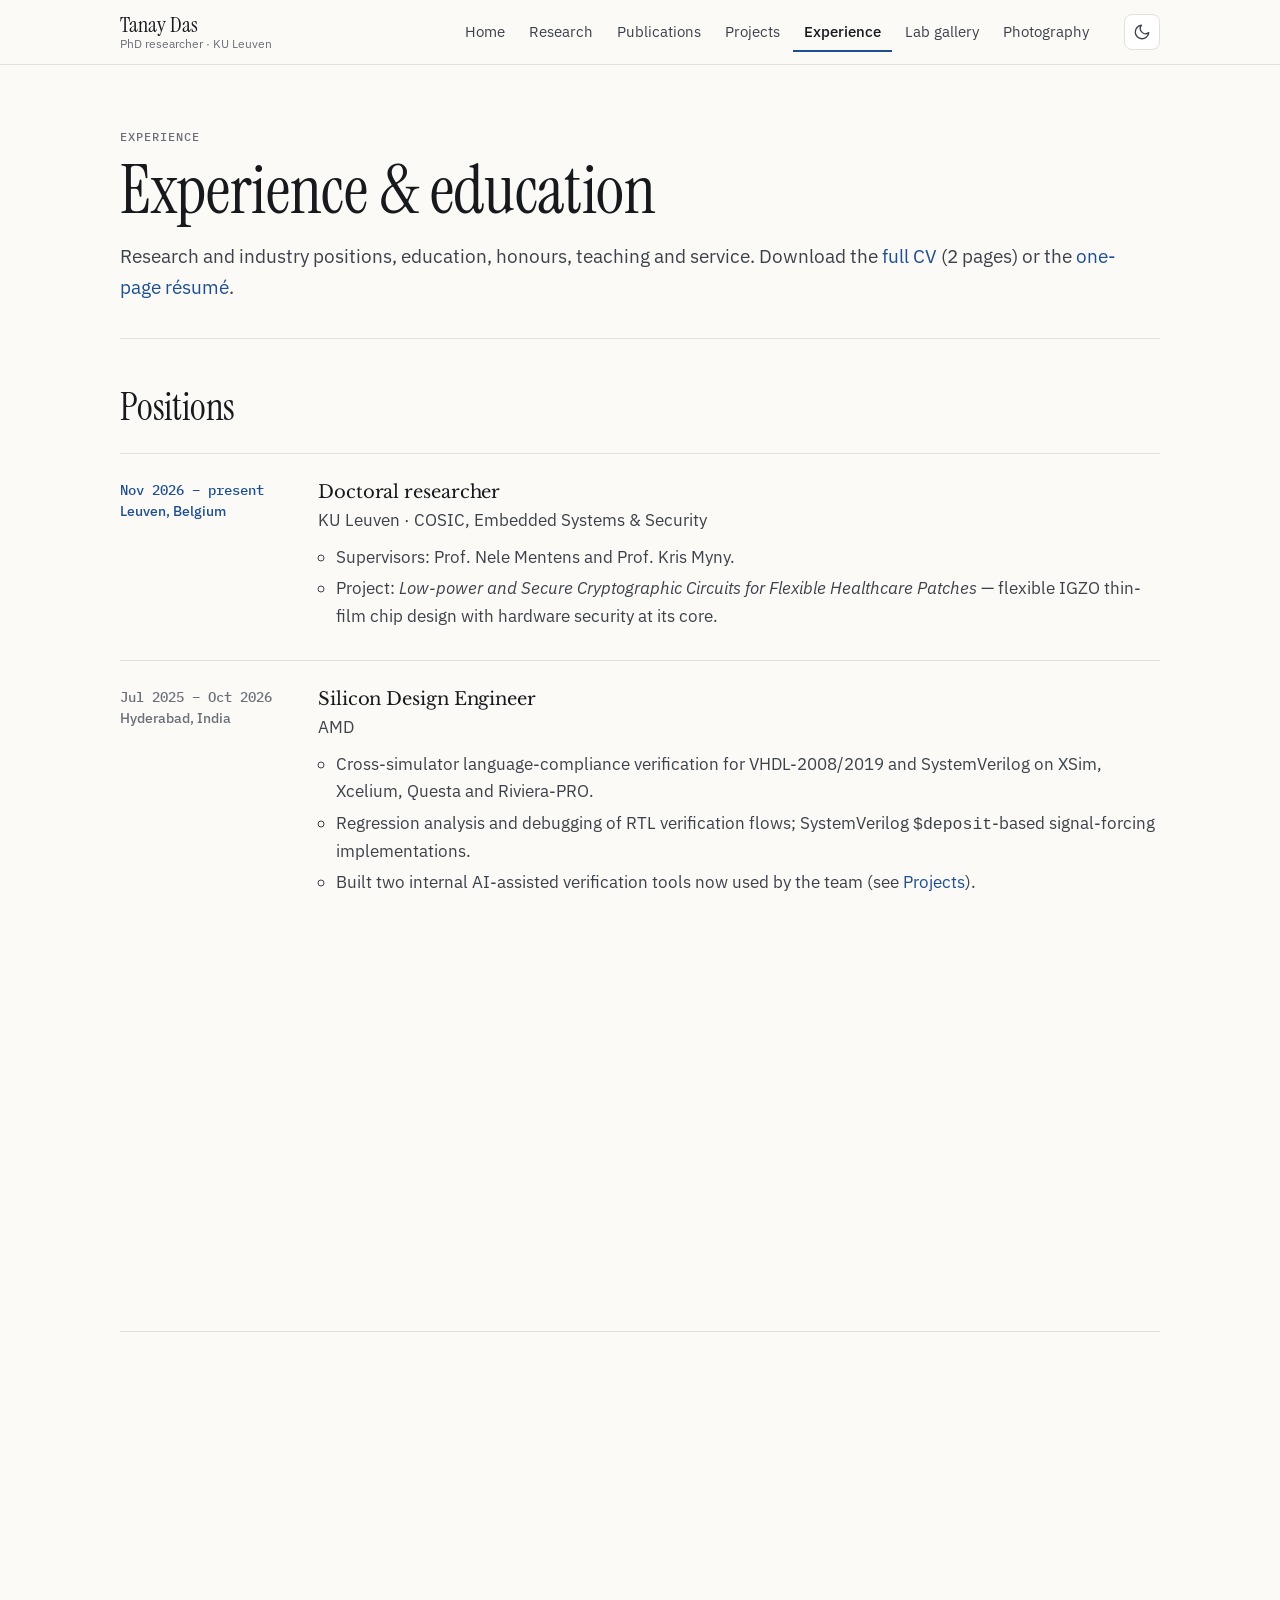
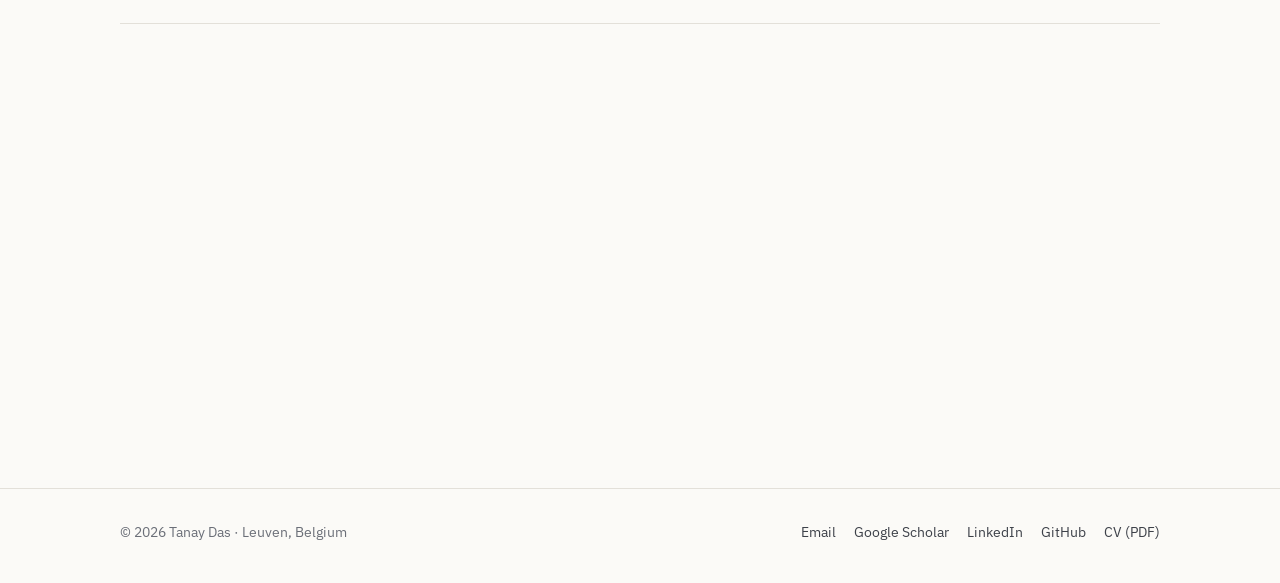
<file: journey.html>
<!DOCTYPE html>
<html lang="en"><head><meta charset="utf-8"><title>Experience — Tanay Das</title>
<meta http-equiv="refresh" content="0; url=experience.html"><link rel="canonical" href="experience.html">
<meta name="robots" content="noindex"></head>
<body><p>This page has moved to <a href="experience.html">experience.html</a>.</p></body></html>
</file>
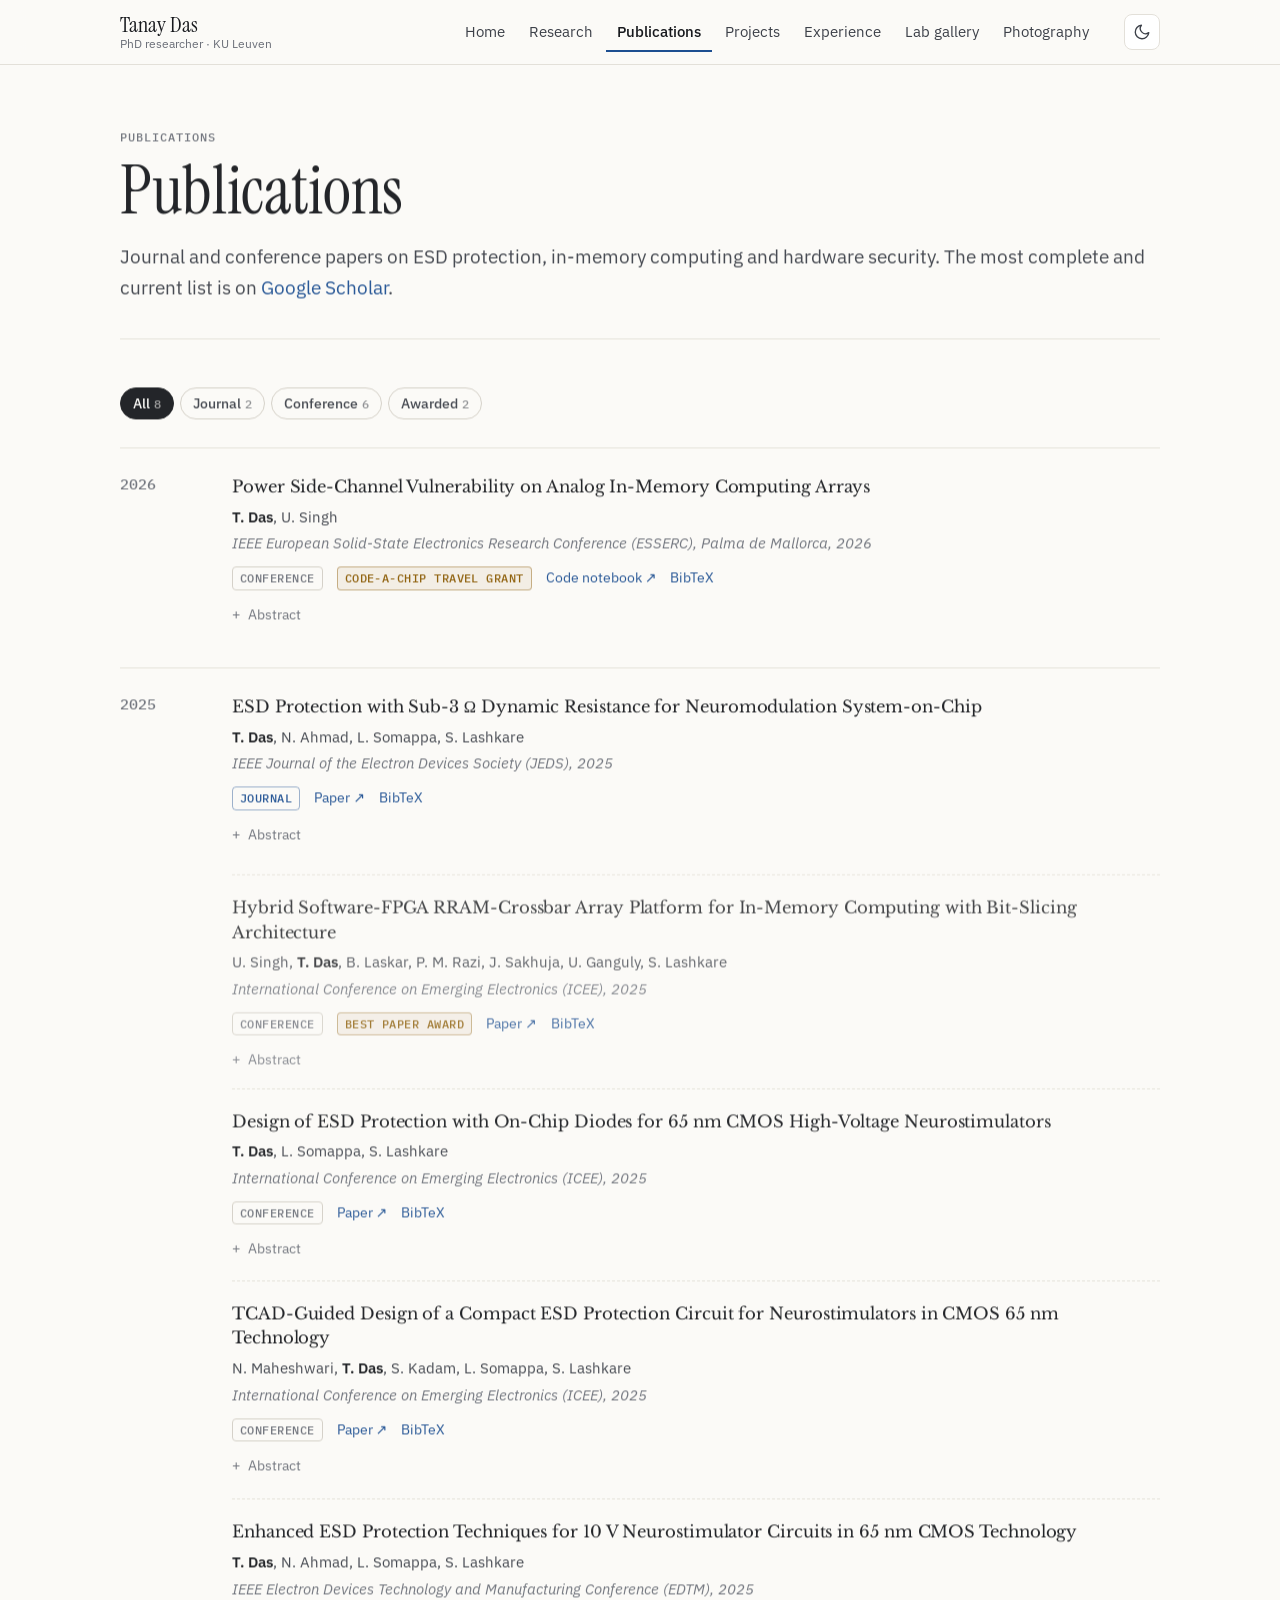
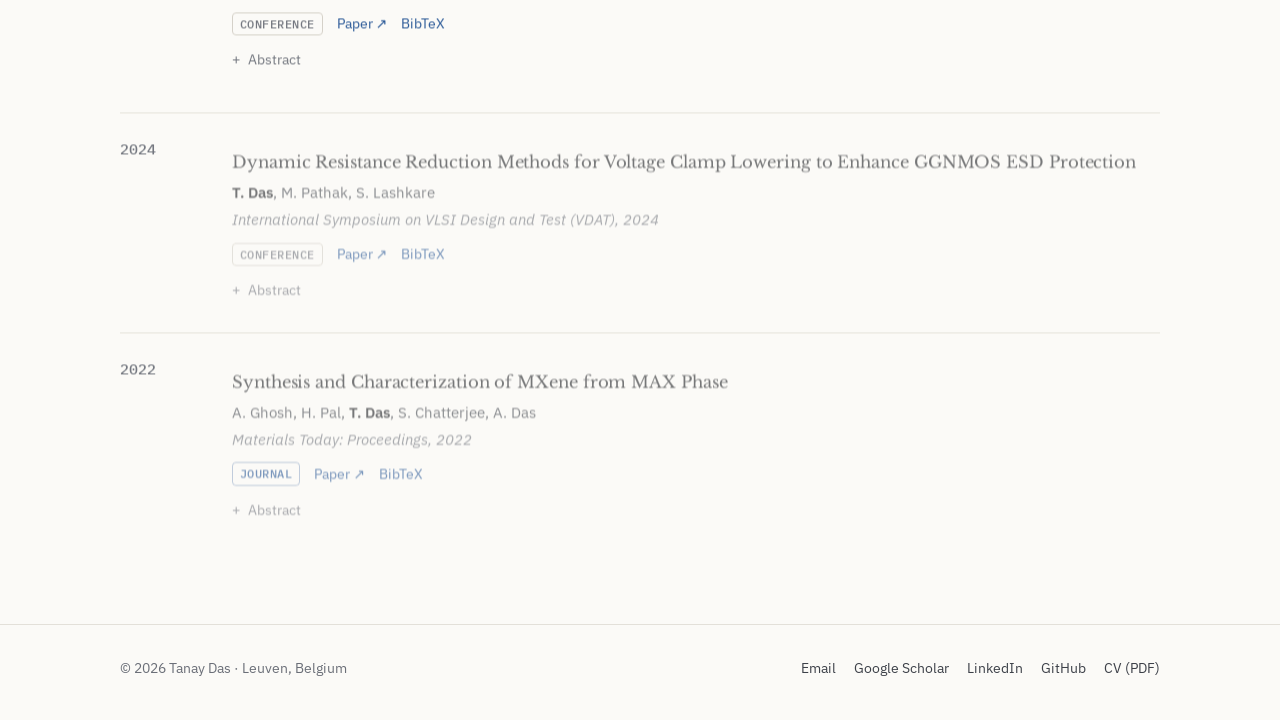
<file: papers.html>
<!DOCTYPE html>
<html lang="en"><head><meta charset="utf-8"><title>Publications — Tanay Das</title>
<meta http-equiv="refresh" content="0; url=publications.html"><link rel="canonical" href="publications.html">
<meta name="robots" content="noindex"></head>
<body><p>This page has moved to <a href="publications.html">publications.html</a>.</p></body></html>
</file>
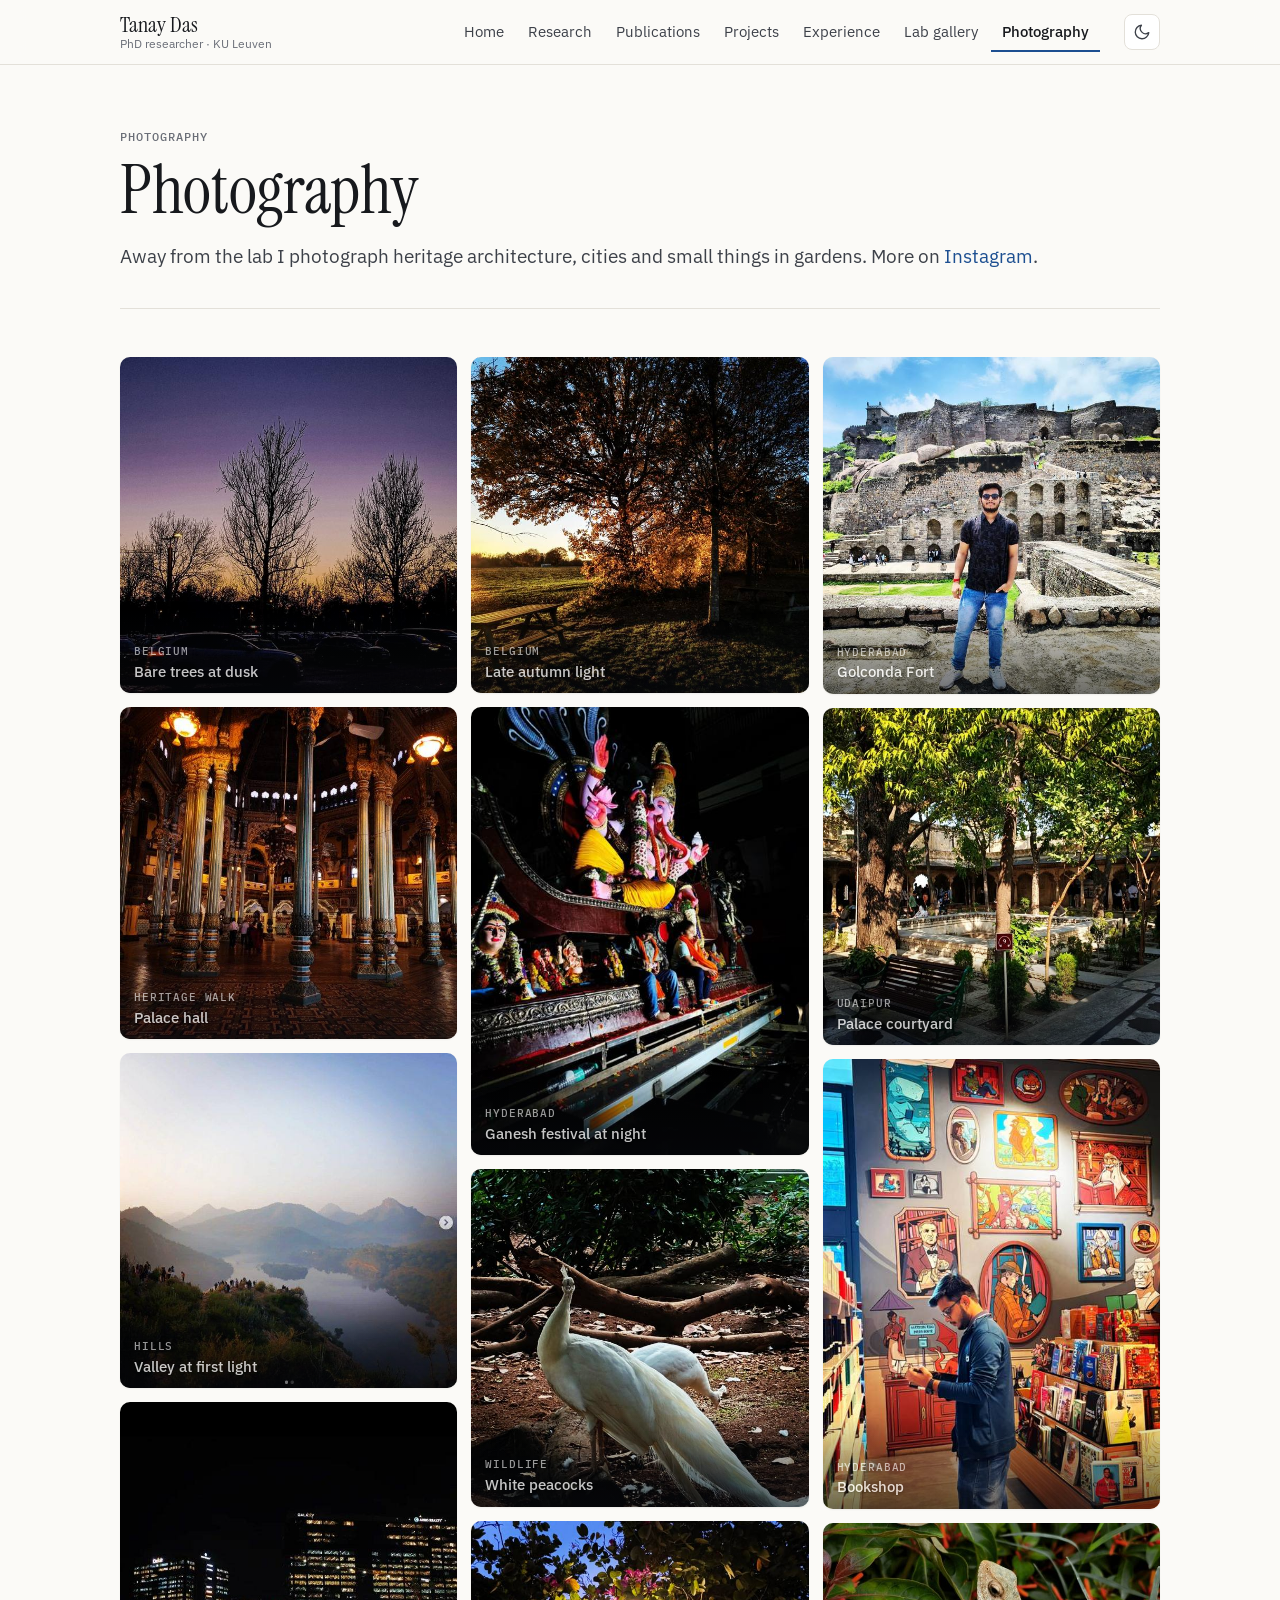
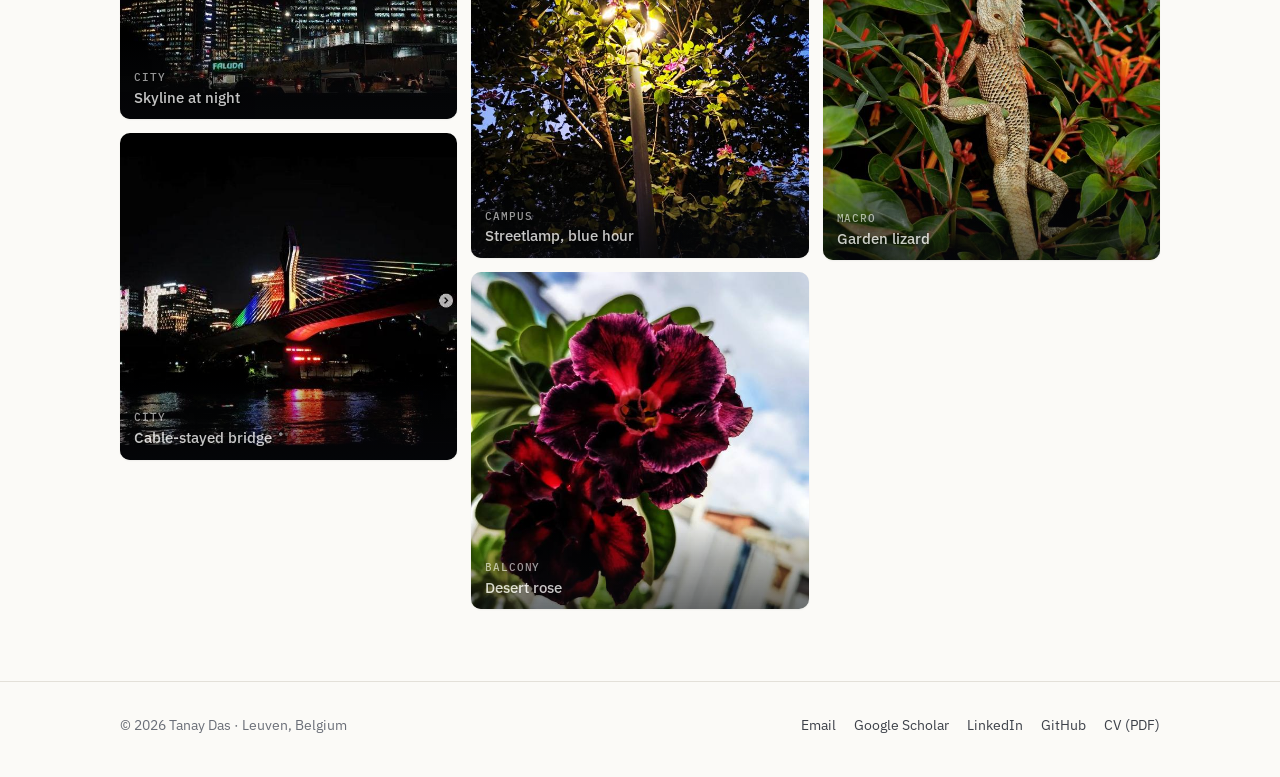
<file: photography.html>
<!DOCTYPE html>
<html lang="en">
<head>
<meta charset="utf-8">
<meta name="viewport" content="width=device-width, initial-scale=1">
<title>Photography — Tanay Das</title>
<meta name="description" content="Personal photography by Tanay Das.">
<meta name="author" content="Tanay Das">
<meta property="og:title" content="Photography — Tanay Das">
<meta property="og:description" content="Personal photography by Tanay Das.">
<meta property="og:type" content="website">
<meta property="og:image" content="https://taanayd.github.io/portfolio/assets/og-card.jpg?v=202611280051">
<meta property="og:image:width" content="1200">
<meta property="og:image:height" content="627">
<meta property="og:image:alt" content="Tanay Das — PhD researcher, COSIC, KU Leuven">
<meta property="og:url" content="https://taanayd.github.io/portfolio/photography.html">
<meta property="og:site_name" content="Tanay Das">
<meta name="twitter:card" content="summary_large_image">
<link rel="canonical" href="https://taanayd.github.io/portfolio/photography.html">
<meta name="theme-color" content="#fbfaf7" media="(prefers-color-scheme: light)">
<meta name="theme-color" content="#111214" media="(prefers-color-scheme: dark)">
<script>(function(){var t;try{t=localStorage.getItem('theme')}catch(e){}if(!t)t=matchMedia('(prefers-color-scheme: dark)').matches?'dark':'light';document.documentElement.setAttribute('data-theme',t);document.documentElement.classList.add('js')})();</script>
<link rel="preload" href="assets/fonts/ibm-plex-sans-latin-400-normal.woff2" as="font" type="font/woff2" crossorigin>
<link rel="preload" href="assets/fonts/instrument-serif-latin-400-normal.woff2" as="font" type="font/woff2" crossorigin>
<link rel="icon" href="assets/favicon.svg" type="image/svg+xml">
<link rel="apple-touch-icon" href="assets/apple-touch-icon.png">
<link rel="stylesheet" href="assets/css/fonts.css?v=202611280051">
<link rel="stylesheet" href="assets/css/site.css?v=202611280051">
<script src="assets/js/site.js?v=202611280051" defer></script>
</head>
<body>
<a class="skip" href="#main">Skip to content</a>
<header class="site-header">
  <div class="wrap">
    <a class="brand" href="index.html"><b>Tanay Das</b><span>PhD researcher · KU Leuven</span></a>
    <button class="icon-btn menu-btn" type="button" data-menu aria-controls="site-nav" aria-expanded="false" aria-label="Open menu"><svg viewBox="0 0 24 24" fill="none" stroke="currentColor" stroke-width="1.8" stroke-linecap="round" aria-hidden="true"><path d="M4 7h16M4 12h16M4 17h16"/></svg></button>
    <nav class="nav" id="site-nav" aria-label="Main">
      <a href="index.html">Home</a>
      <a href="research.html">Research</a>
      <a href="publications.html">Publications</a>
      <a href="projects.html">Projects</a>
      <a href="experience.html">Experience</a>
      <a href="gallery.html">Lab gallery</a>
      <a href="photography.html" aria-current="page">Photography</a>
    </nav>
    <button class="icon-btn theme-toggle" type="button" data-theme-toggle aria-label="Toggle dark theme"><svg class="moon" viewBox="0 0 24 24" fill="none" stroke="currentColor" stroke-width="1.8" stroke-linecap="round" stroke-linejoin="round" aria-hidden="true"><path d="M21 12.8A9 9 0 1 1 11.2 3a7 7 0 0 0 9.8 9.8z"/></svg><svg class="sun" viewBox="0 0 24 24" fill="none" stroke="currentColor" stroke-width="1.8" stroke-linecap="round" aria-hidden="true"><circle cx="12" cy="12" r="4"/><path d="M12 2v2M12 20v2M4.9 4.9l1.4 1.4M17.7 17.7l1.4 1.4M2 12h2M20 12h2M4.9 19.1l1.4-1.4M17.7 6.3l1.4-1.4"/></svg></button>
  </div>
</header>
<main id="main">
<div class="wrap">
<header class="page-head">
  <div class="eyebrow">Photography</div>
  <h1>Photography</h1>
  <p class="lede">Away from the lab I photograph heritage architecture, cities and small things in gardens. More on <a href="https://www.instagram.com/_tanaydas_/" rel="noopener">Instagram</a>.</p>
</header>
<div class="gallery photo-grid" data-lightbox>
  <figure class="tile">
    <a href="assets/photos/dusk-trees.jpg" data-cap="Bare trees at dusk — Belgium" style="aspect-ratio:1080 / 1078"><img src="assets/thumbs/dusk-trees-sm.jpg" alt="Bare trees at dusk, Belgium" loading="lazy" decoding="async">
      <figcaption class="cap"><span class="cap-org">Belgium</span><span class="cap-text">Bare trees at dusk</span></figcaption></a>
  </figure>
  <figure class="tile">
    <a href="assets/photos/autumn-meadow.jpg" data-cap="Late autumn light — Belgium" style="aspect-ratio:1080 / 1078"><img src="assets/thumbs/autumn-meadow-sm.jpg" alt="Late autumn light, Belgium" loading="lazy" decoding="async">
      <figcaption class="cap"><span class="cap-org">Belgium</span><span class="cap-text">Late autumn light</span></figcaption></a>
  </figure>
  <figure class="tile">
    <a href="assets/ig-15849.jpg" data-cap="Golconda Fort — Hyderabad" style="aspect-ratio:1400 / 1400"><img src="assets/thumbs/ig-15849-sm.jpg" alt="Golconda Fort, Hyderabad" loading="lazy" decoding="async">
      <figcaption class="cap"><span class="cap-org">Hyderabad</span><span class="cap-text">Golconda Fort</span></figcaption></a>
  </figure>
  <figure class="tile">
    <a href="assets/insta1.jpg" data-cap="Palace hall — Heritage walk" style="aspect-ratio:591 / 582"><img src="assets/thumbs/insta1-sm.jpg" alt="Palace hall, Heritage walk" loading="lazy" decoding="async">
      <figcaption class="cap"><span class="cap-org">Heritage walk</span><span class="cap-text">Palace hall</span></figcaption></a>
  </figure>
  <figure class="tile">
    <a href="assets/ig-21235.jpg" data-cap="Ganesh festival at night — Hyderabad" style="aspect-ratio:1054 / 1400"><img src="assets/thumbs/ig-21235-sm.jpg" alt="Ganesh festival at night, Hyderabad" loading="lazy" decoding="async">
      <figcaption class="cap"><span class="cap-org">Hyderabad</span><span class="cap-text">Ganesh festival at night</span></figcaption></a>
  </figure>
  <figure class="tile">
    <a href="assets/ig-77546.jpg" data-cap="Palace courtyard — Udaipur" style="aspect-ratio:1400 / 1400"><img src="assets/thumbs/ig-77546-sm.jpg" alt="Palace courtyard, Udaipur" loading="lazy" decoding="async">
      <figcaption class="cap"><span class="cap-org">Udaipur</span><span class="cap-text">Palace courtyard</span></figcaption></a>
  </figure>
  <figure class="tile">
    <a href="assets/insta3.jpg" data-cap="Valley at first light — Hills" style="aspect-ratio:587 / 583"><img src="assets/thumbs/insta3-sm.jpg" alt="Valley at first light, Hills" loading="lazy" decoding="async">
      <figcaption class="cap"><span class="cap-org">Hills</span><span class="cap-text">Valley at first light</span></figcaption></a>
  </figure>
  <figure class="tile">
    <a href="assets/ig-64120.jpg" data-cap="Bookshop — Hyderabad" style="aspect-ratio:1050 / 1400"><img src="assets/thumbs/ig-64120-sm.jpg" alt="Bookshop, Hyderabad" loading="lazy" decoding="async">
      <figcaption class="cap"><span class="cap-org">Hyderabad</span><span class="cap-text">Bookshop</span></figcaption></a>
  </figure>
  <figure class="tile">
    <a href="assets/ig-82237.jpg" data-cap="White peacocks — Wildlife" style="aspect-ratio:1400 / 1400"><img src="assets/thumbs/ig-82237-sm.jpg" alt="White peacocks, Wildlife" loading="lazy" decoding="async">
      <figcaption class="cap"><span class="cap-org">Wildlife</span><span class="cap-text">White peacocks</span></figcaption></a>
  </figure>
  <figure class="tile">
    <a href="assets/insta4.jpg" data-cap="Skyline at night — City" style="aspect-ratio:588 / 552"><img src="assets/thumbs/insta4-sm.jpg" alt="Skyline at night, City" loading="lazy" decoding="async">
      <figcaption class="cap"><span class="cap-org">City</span><span class="cap-text">Skyline at night</span></figcaption></a>
  </figure>
  <figure class="tile">
    <a href="assets/ig-97685.jpg" data-cap="Streetlamp, blue hour — Campus" style="aspect-ratio:1400 / 1400"><img src="assets/thumbs/ig-97685-sm.jpg" alt="Streetlamp, blue hour, Campus" loading="lazy" decoding="async">
      <figcaption class="cap"><span class="cap-org">Campus</span><span class="cap-text">Streetlamp, blue hour</span></figcaption></a>
  </figure>
  <figure class="tile">
    <a href="assets/ig-09652.jpg" data-cap="Garden lizard — Macro" style="aspect-ratio:1400 / 1400"><img src="assets/thumbs/ig-09652-sm.jpg" alt="Garden lizard, Macro" loading="lazy" decoding="async">
      <figcaption class="cap"><span class="cap-org">Macro</span><span class="cap-text">Garden lizard</span></figcaption></a>
  </figure>
  <figure class="tile">
    <a href="assets/insta5.jpg" data-cap="Cable-stayed bridge — City" style="aspect-ratio:587 / 568"><img src="assets/thumbs/insta5-sm.jpg" alt="Cable-stayed bridge, City" loading="lazy" decoding="async">
      <figcaption class="cap"><span class="cap-org">City</span><span class="cap-text">Cable-stayed bridge</span></figcaption></a>
  </figure>
  <figure class="tile">
    <a href="assets/ig-20105.jpg" data-cap="Desert rose — Balcony" style="aspect-ratio:1400 / 1400"><img src="assets/thumbs/ig-20105-sm.jpg" alt="Desert rose, Balcony" loading="lazy" decoding="async">
      <figcaption class="cap"><span class="cap-org">Balcony</span><span class="cap-text">Desert rose</span></figcaption></a>
  </figure>
</div>
</div>
</main>
<footer class="site-footer">
  <div class="wrap">
    <span>© 2026 Tanay Das · Leuven, Belgium</span>
    <nav aria-label="Elsewhere">
      <a href="mailto:taanayd@gmail.com">Email</a>
      <a href="https://scholar.google.com/citations?user=6aBaFCcAAAAJ" rel="noopener">Google Scholar</a>
      <a href="https://www.linkedin.com/in/dastanay/" rel="noopener">LinkedIn</a>
      <a href="https://github.com/taanayd" rel="noopener">GitHub</a>
      <a href="Tanay_CV_PhD.pdf?v=202611280051">CV (PDF)</a>
    </nav>
  </div>
</footer>
<link rel="stylesheet" href="assets/vendor/photoswipe/photoswipe.css">
<script type="module" src="assets/js/lightbox.js?v=202611280051"></script>
</body>
</html>
</file>
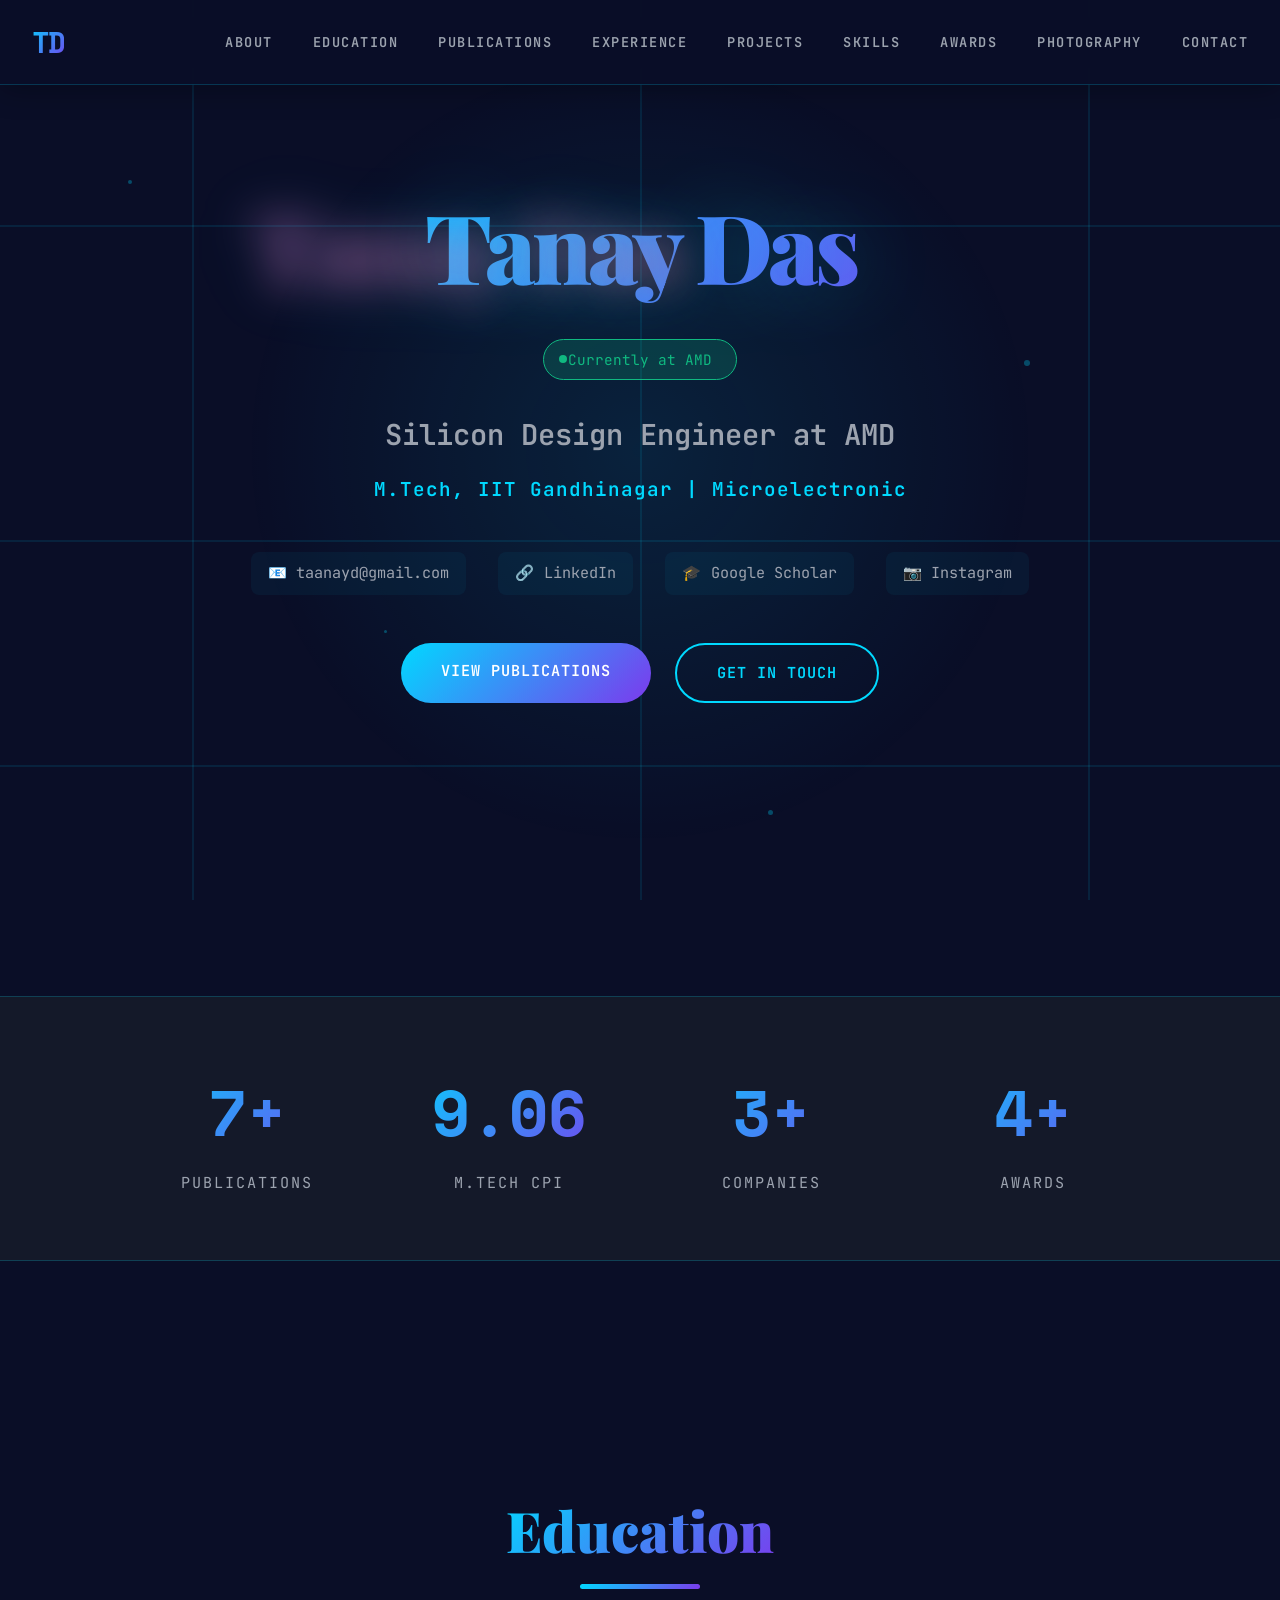
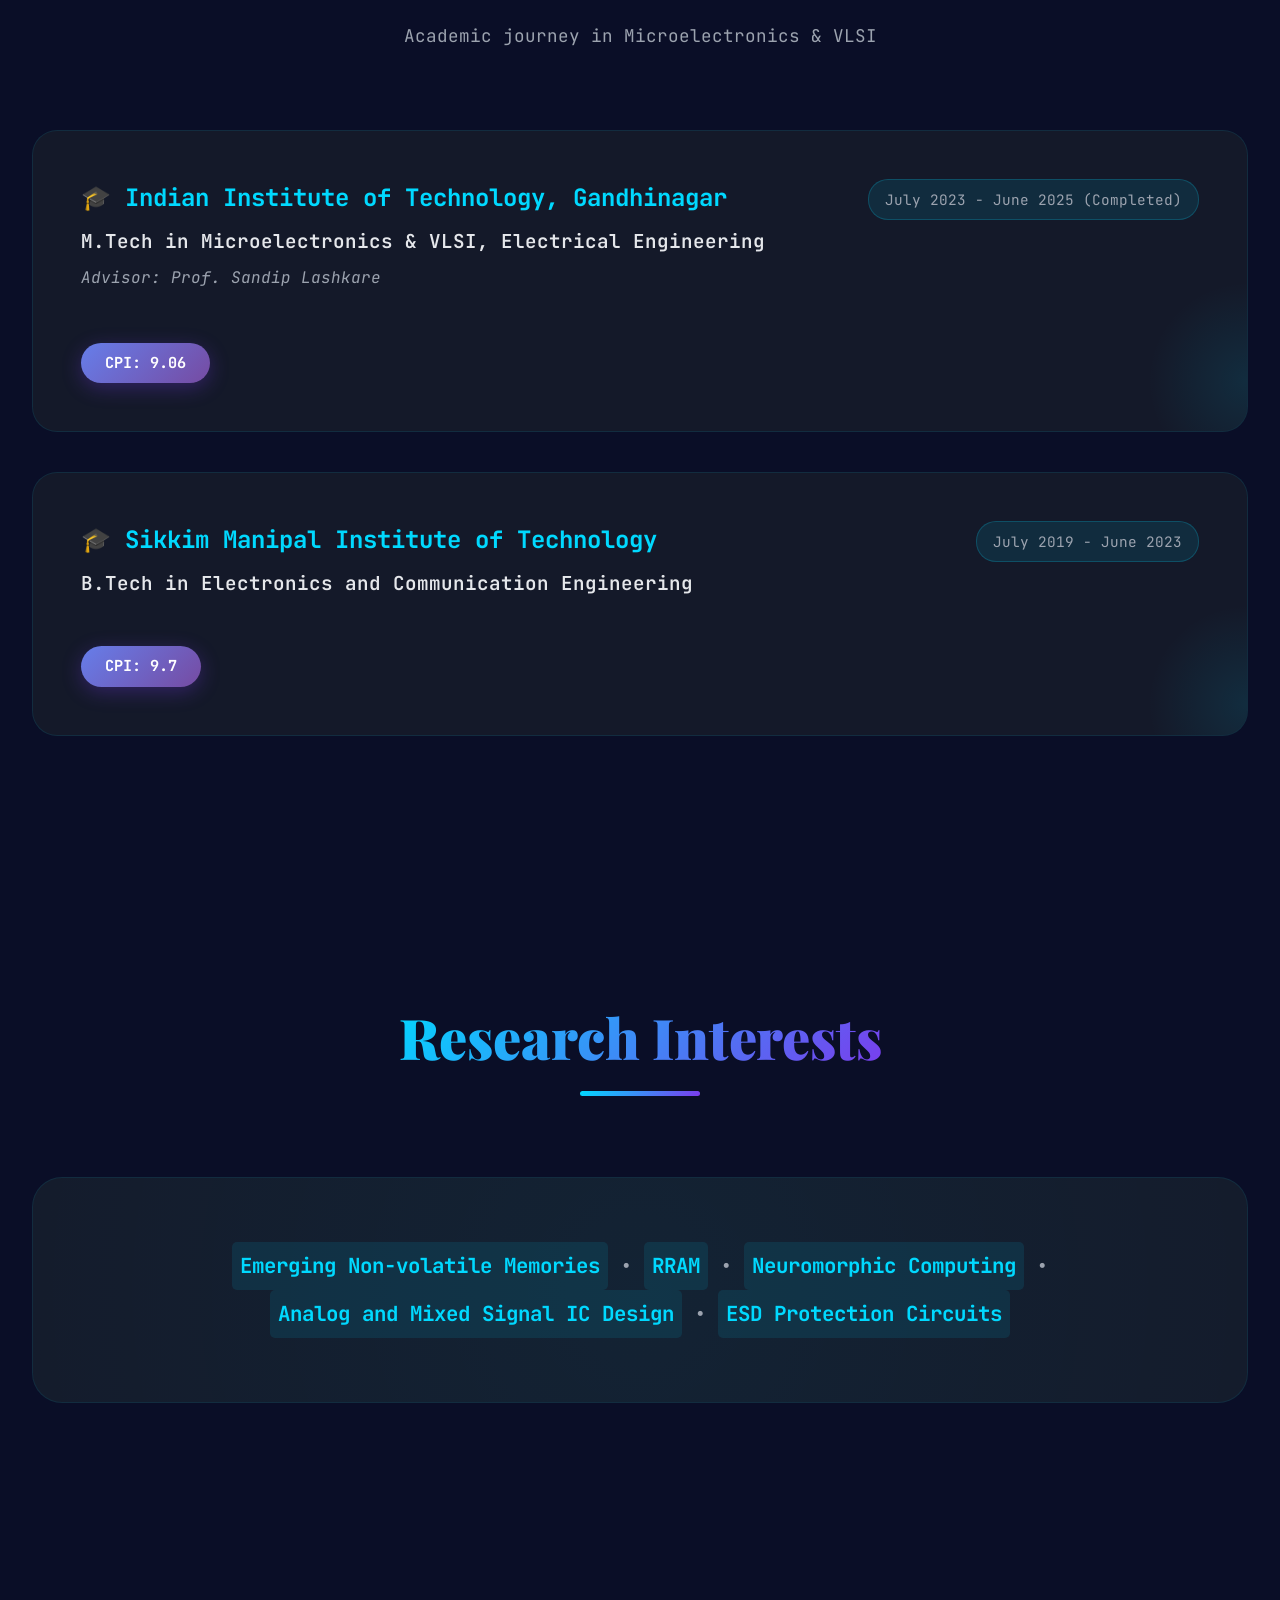
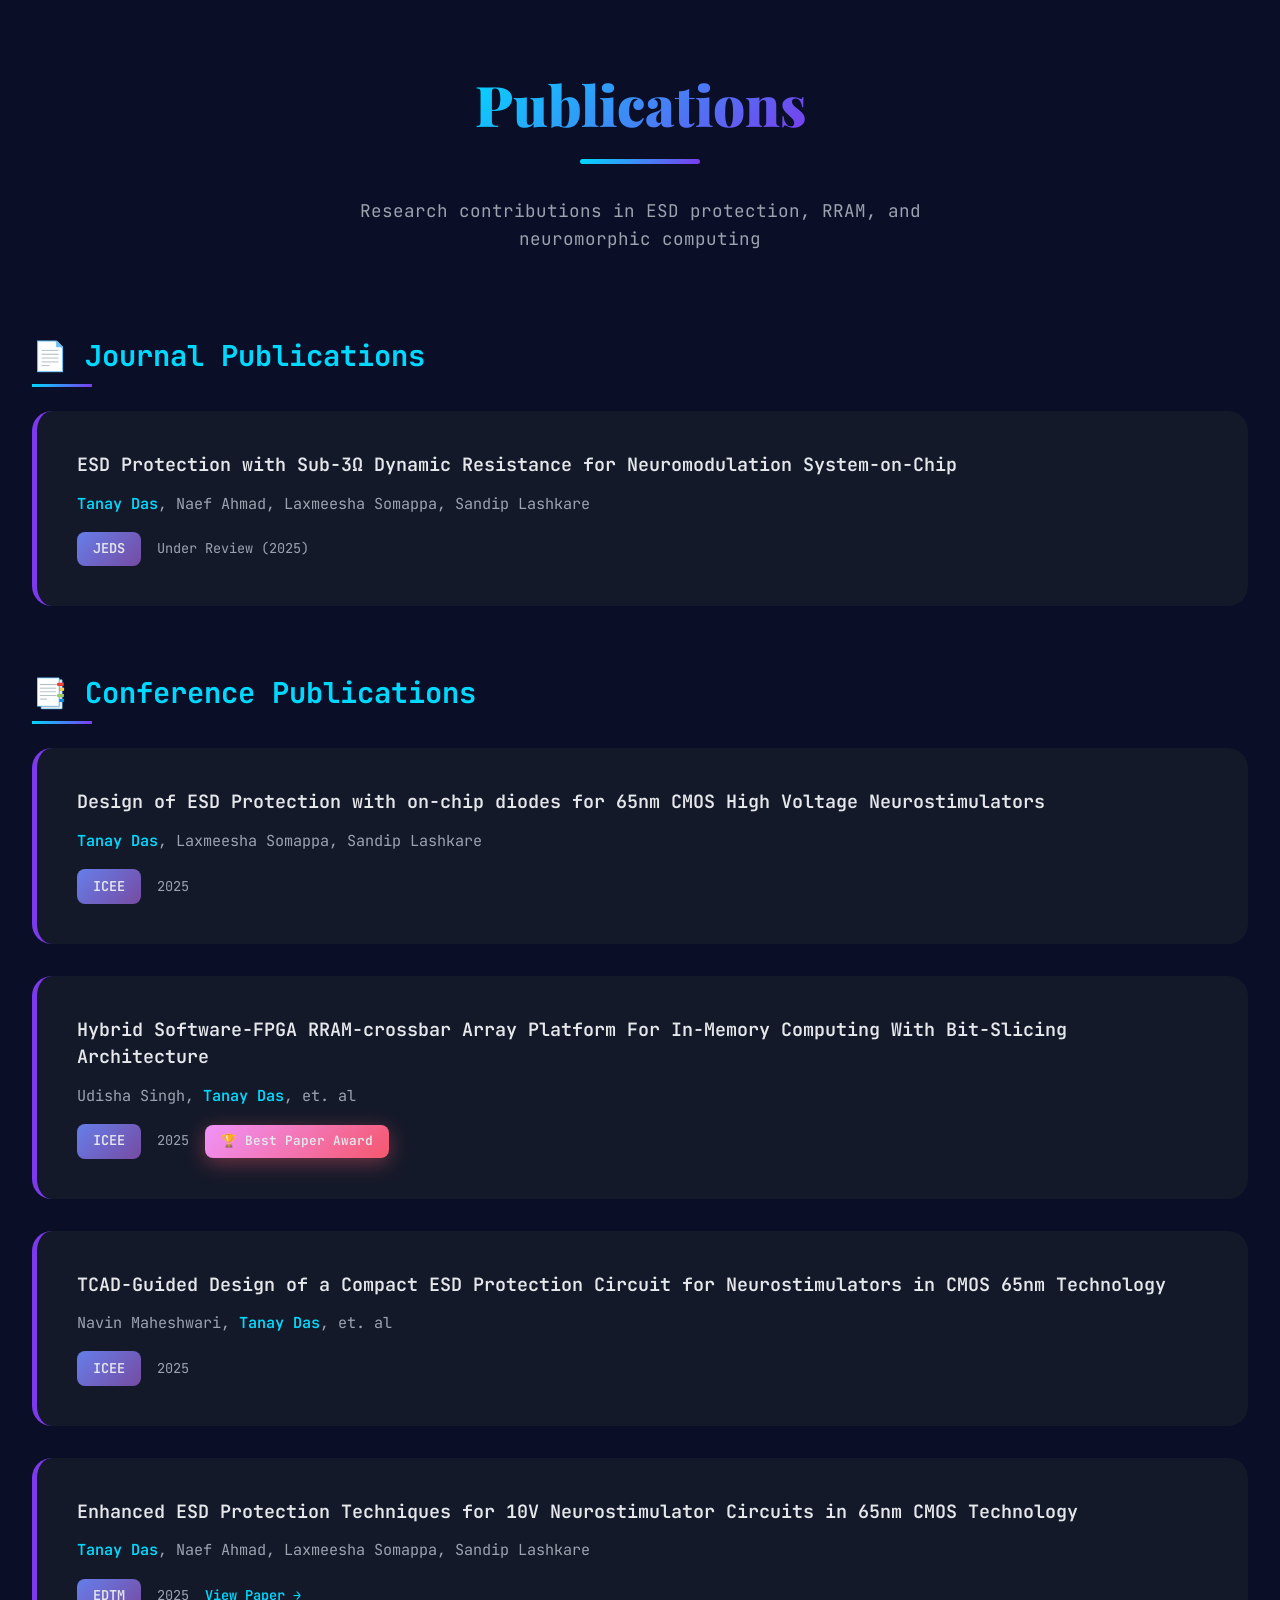
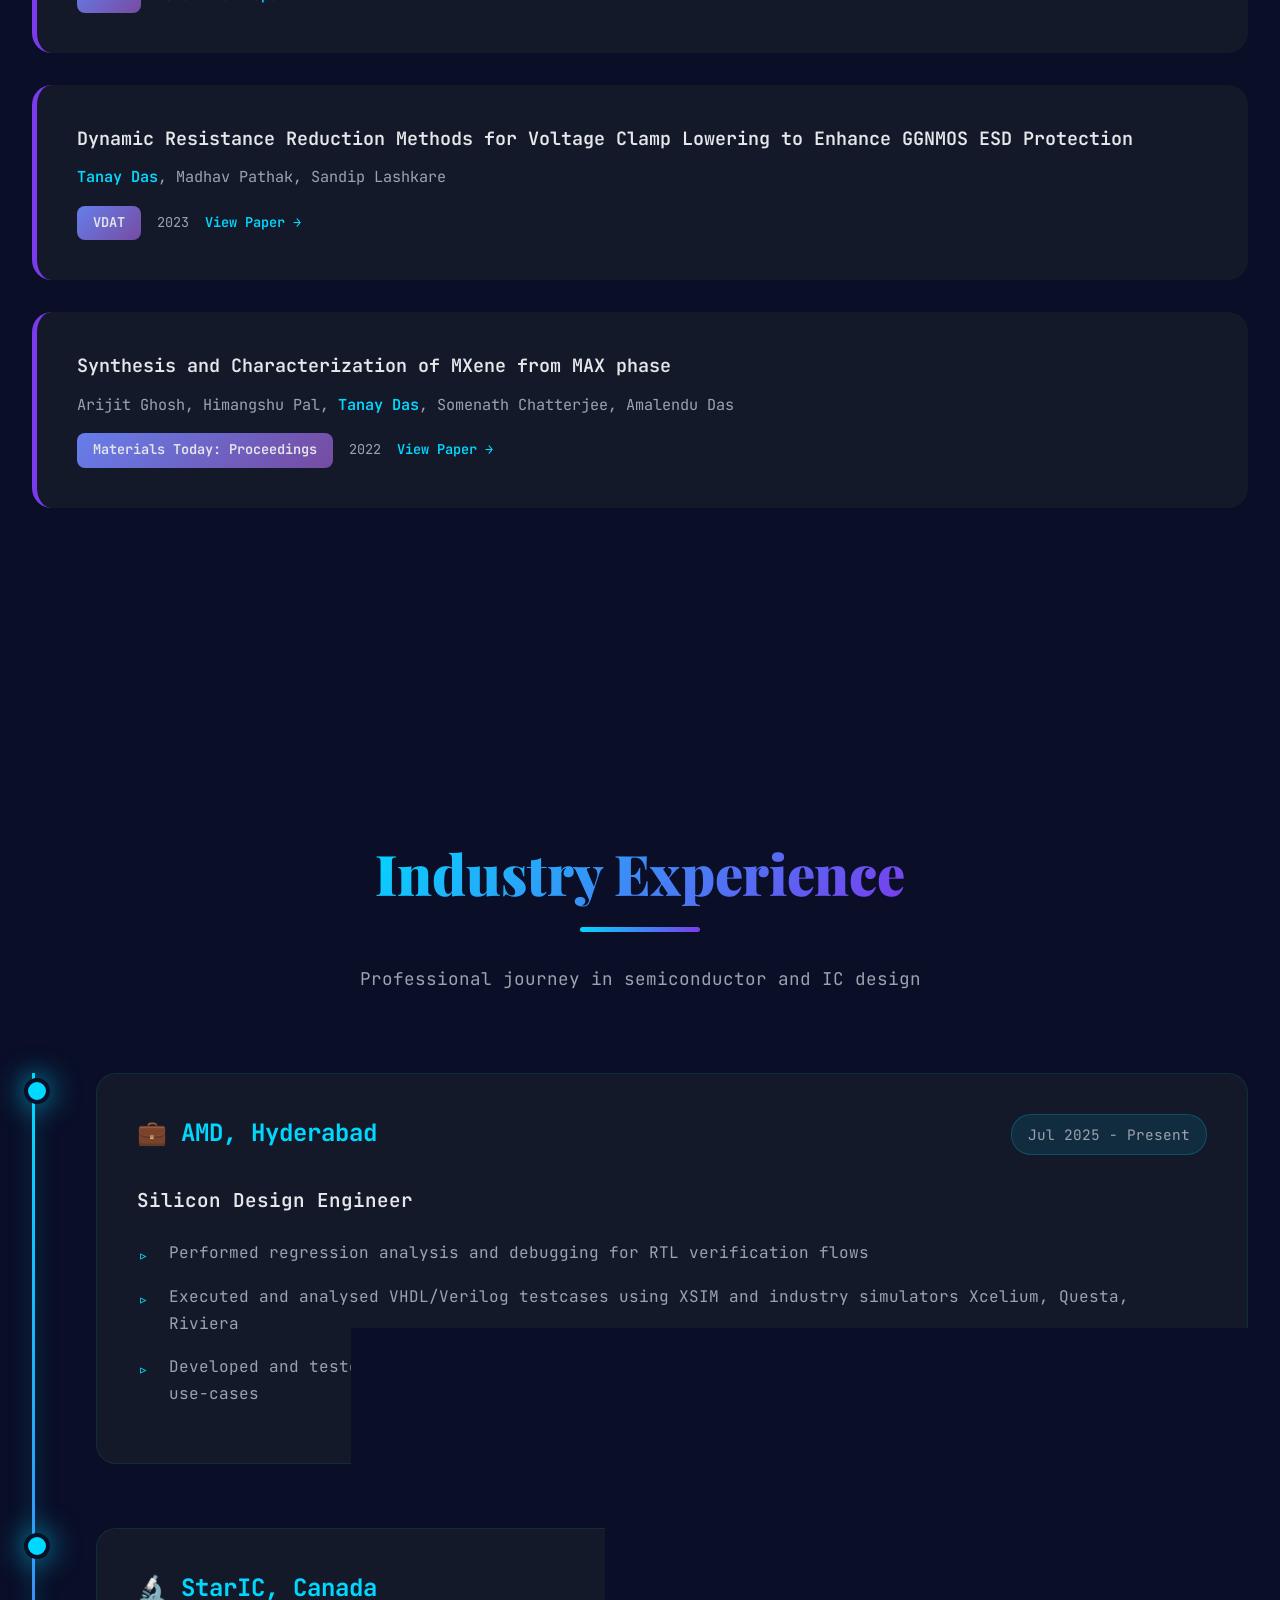
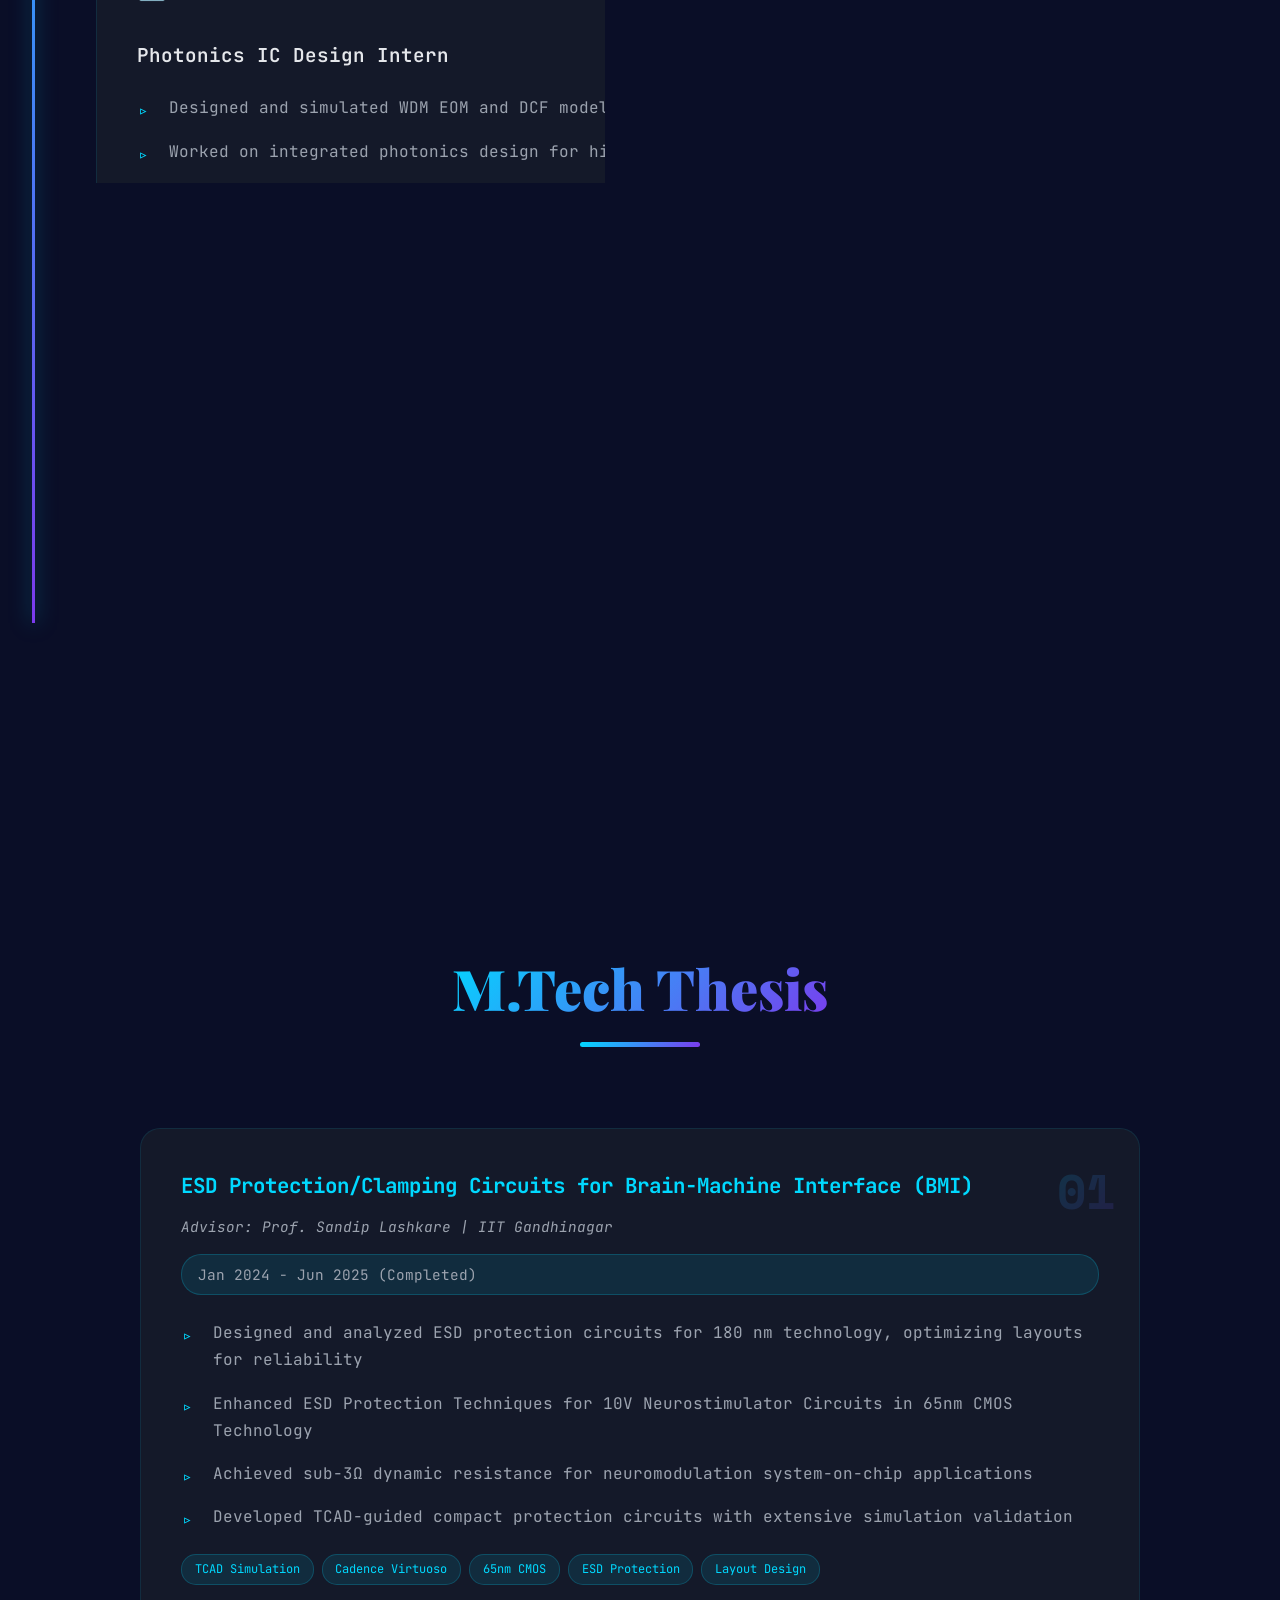
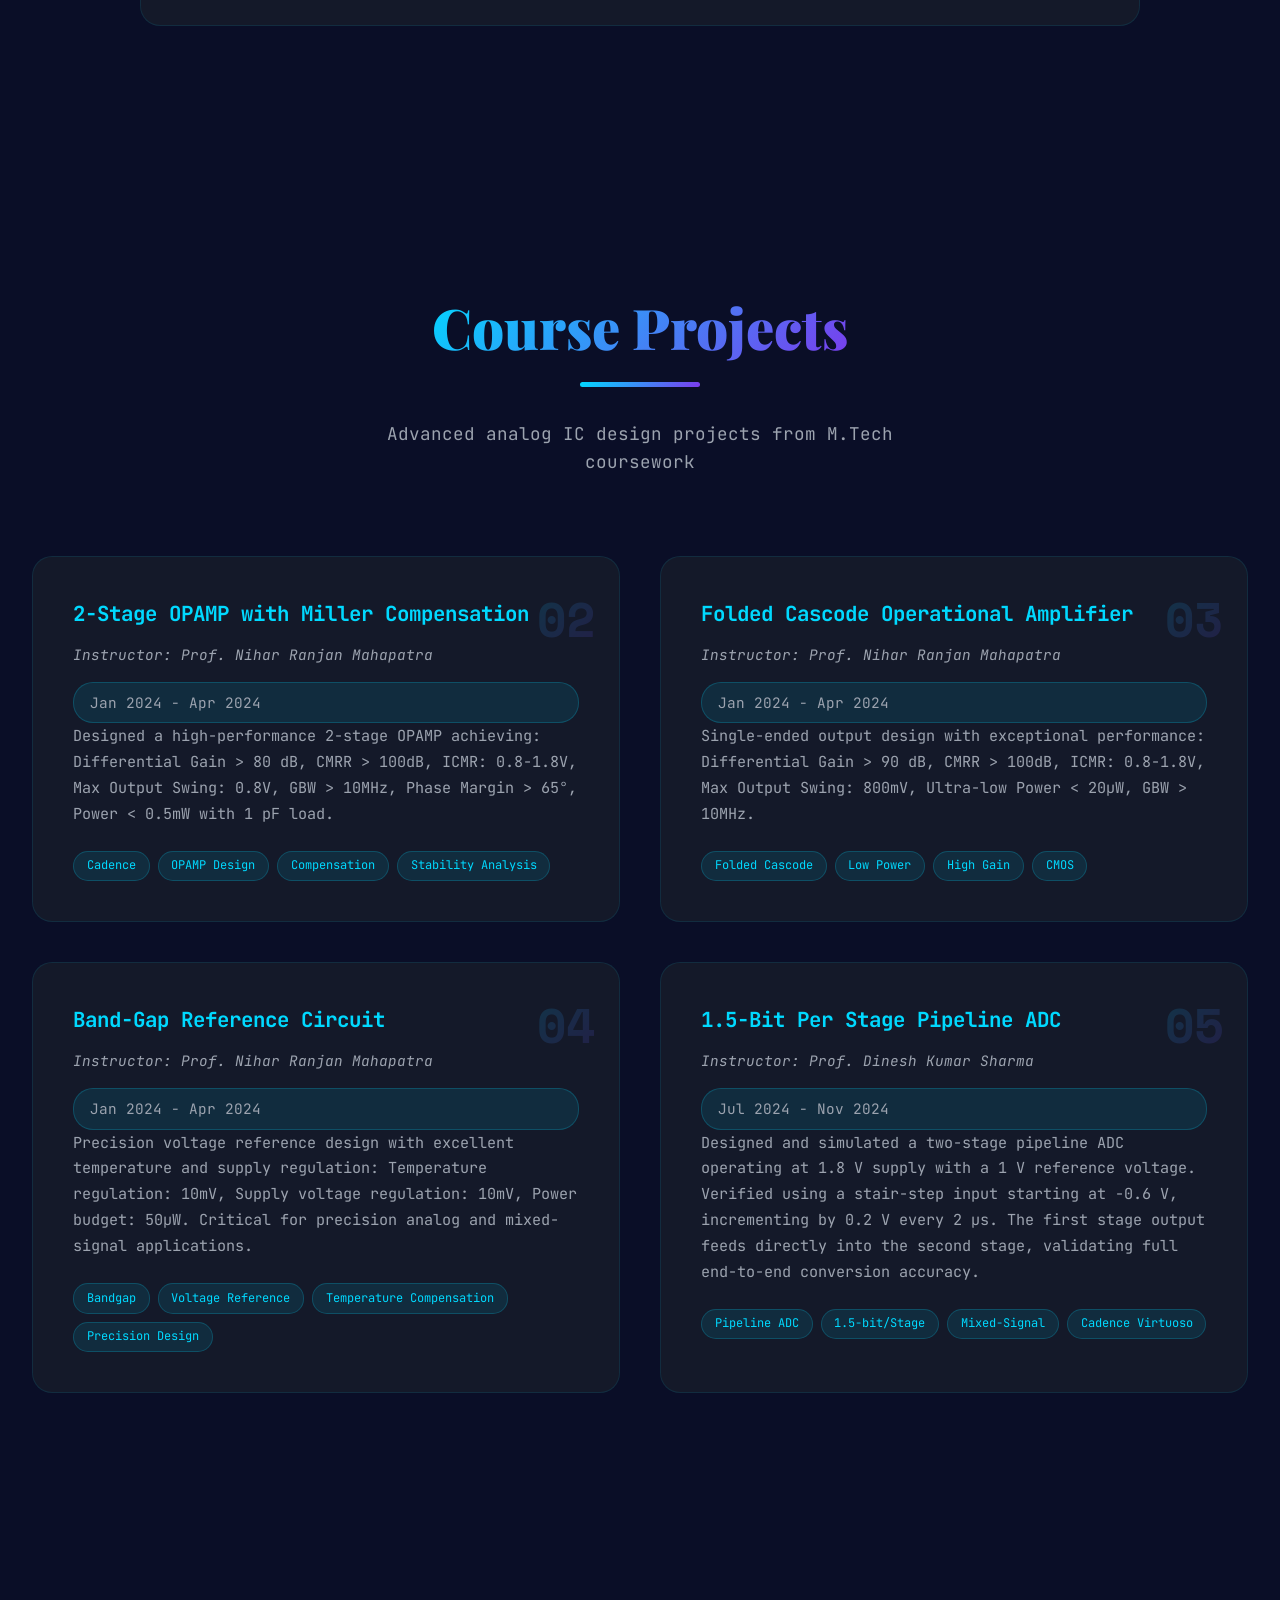
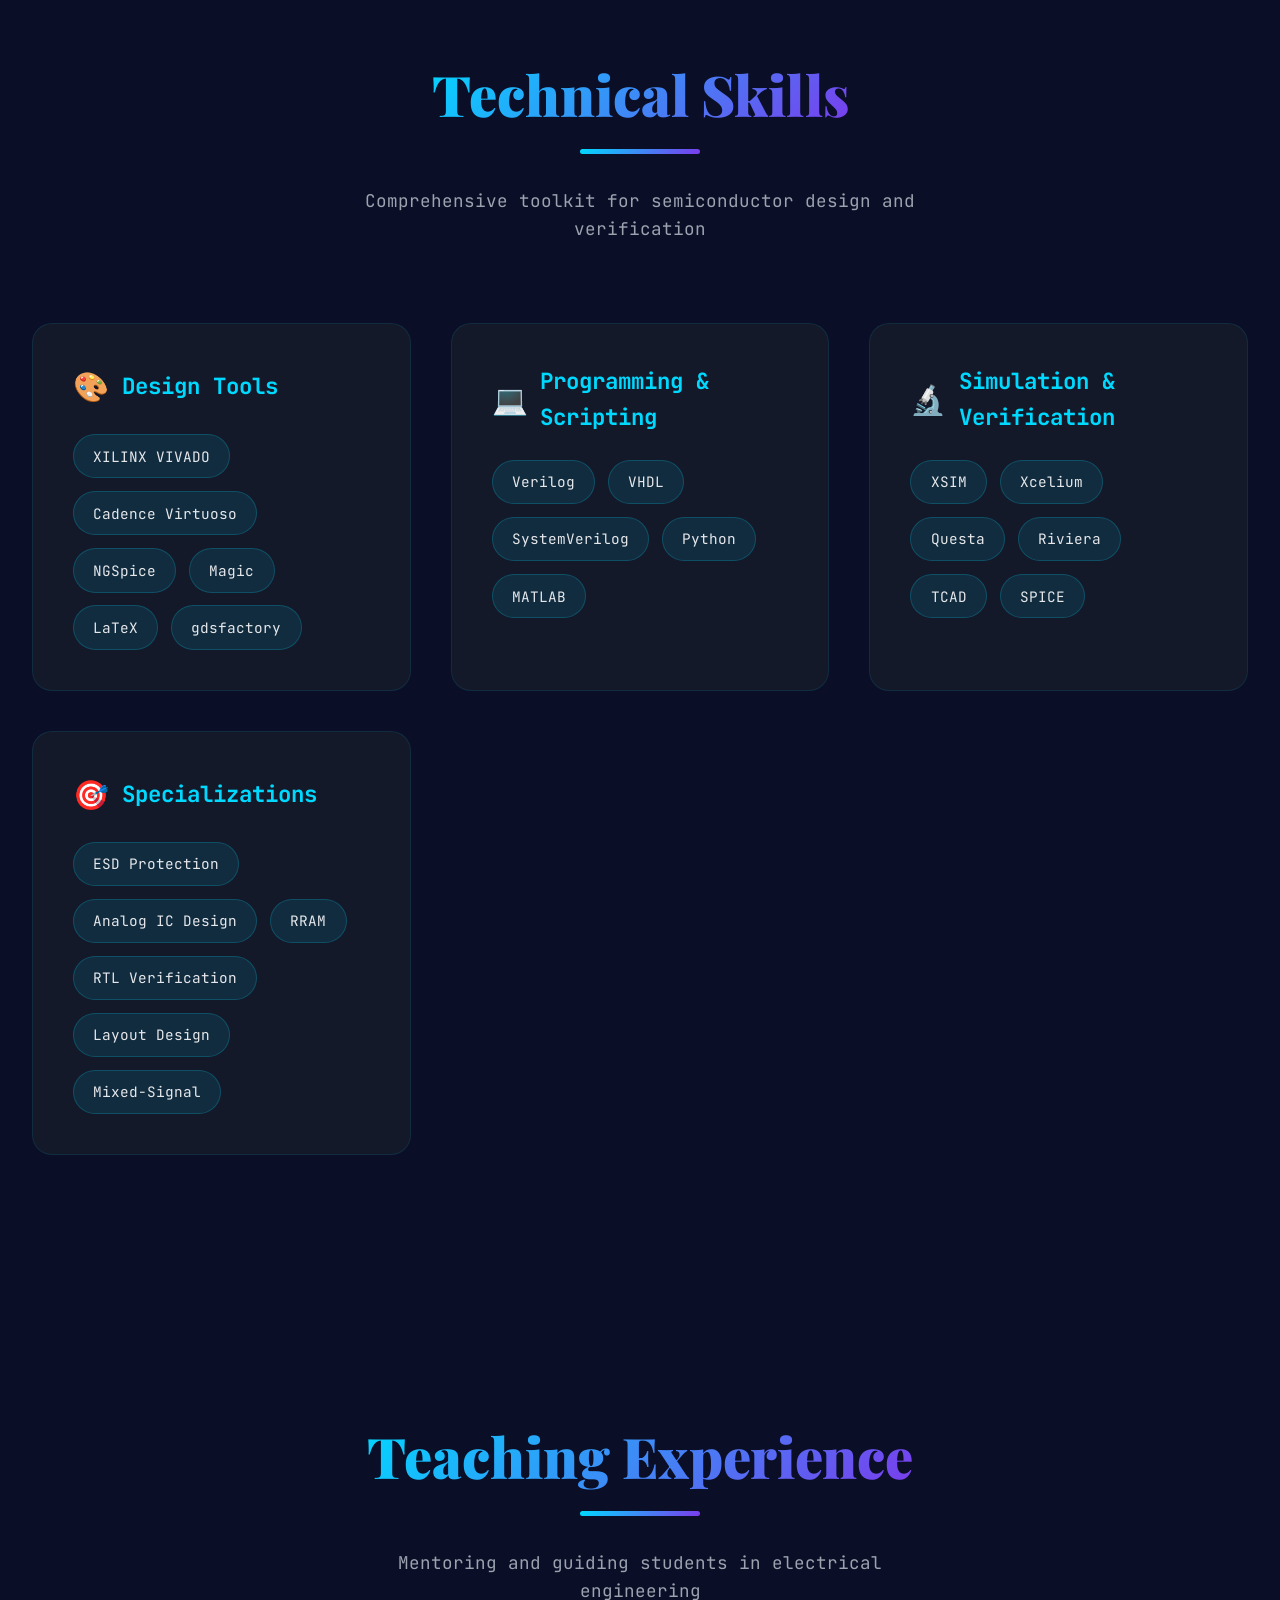
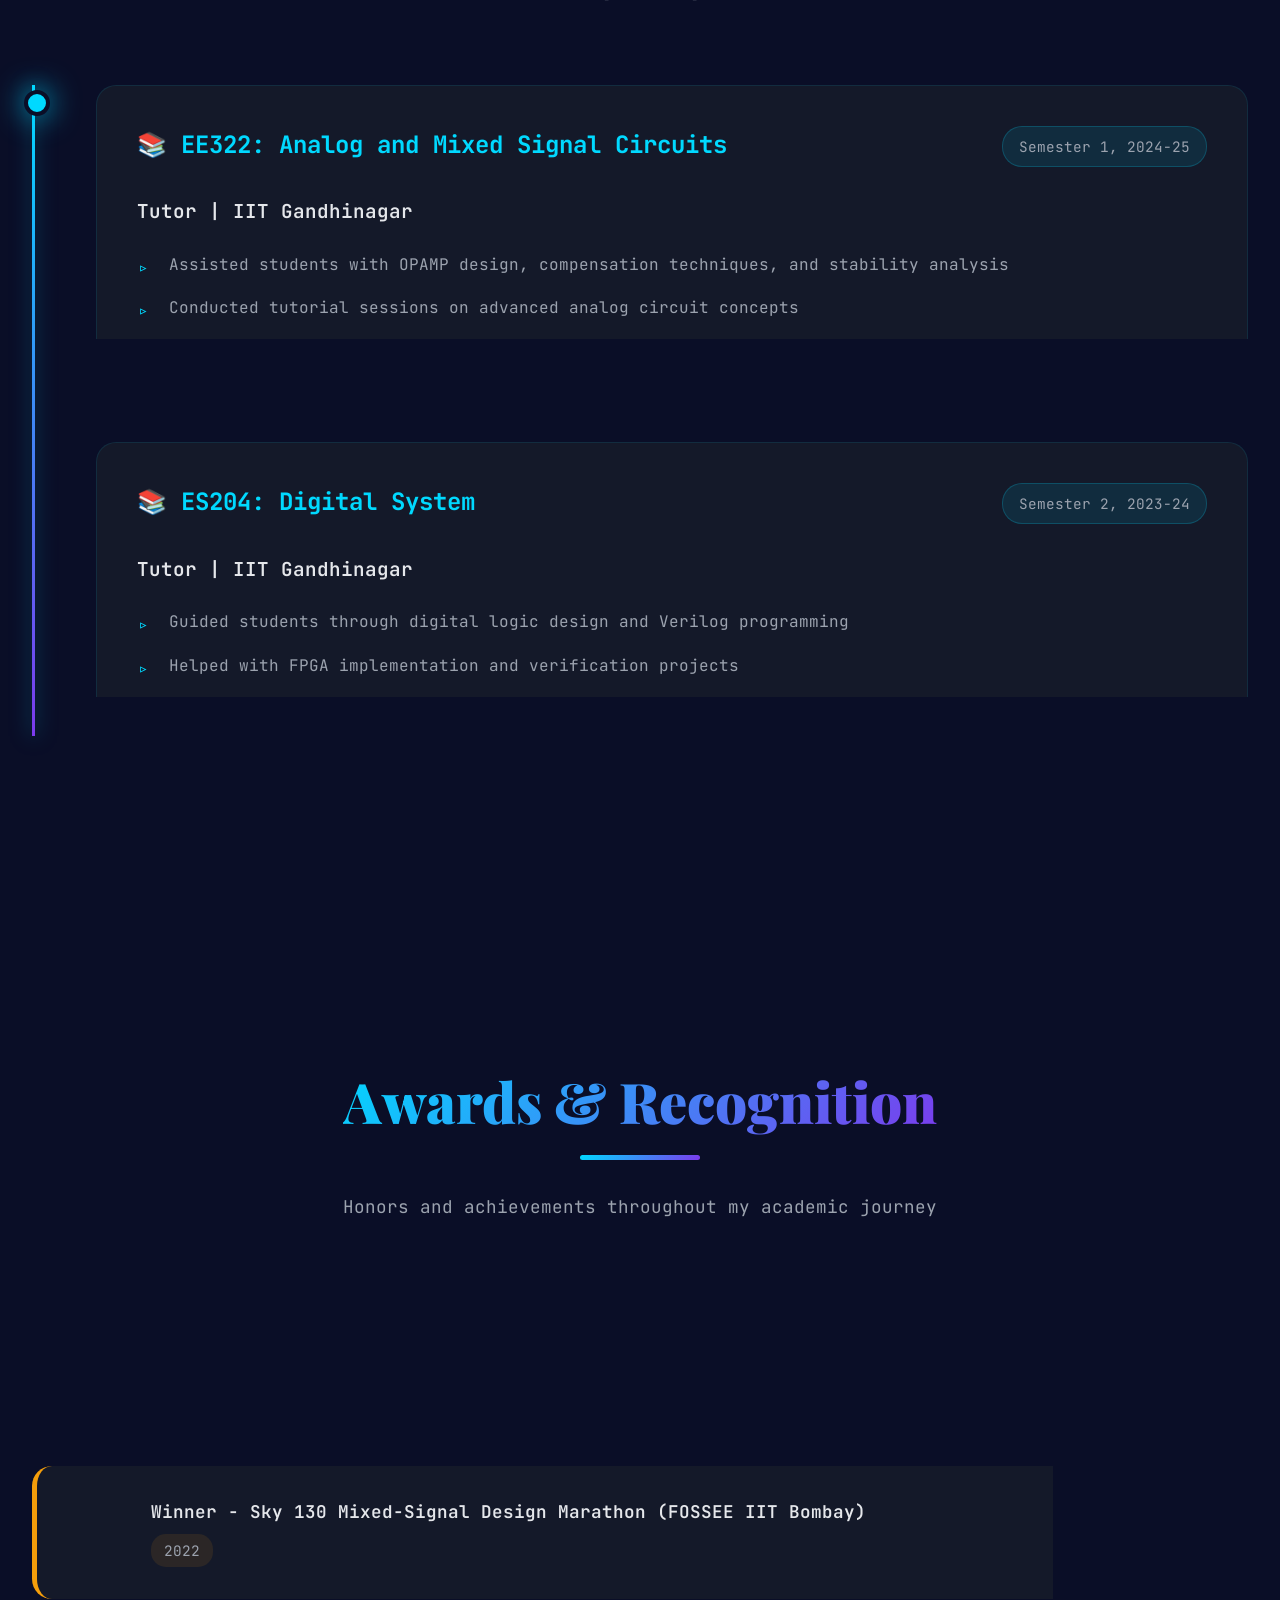
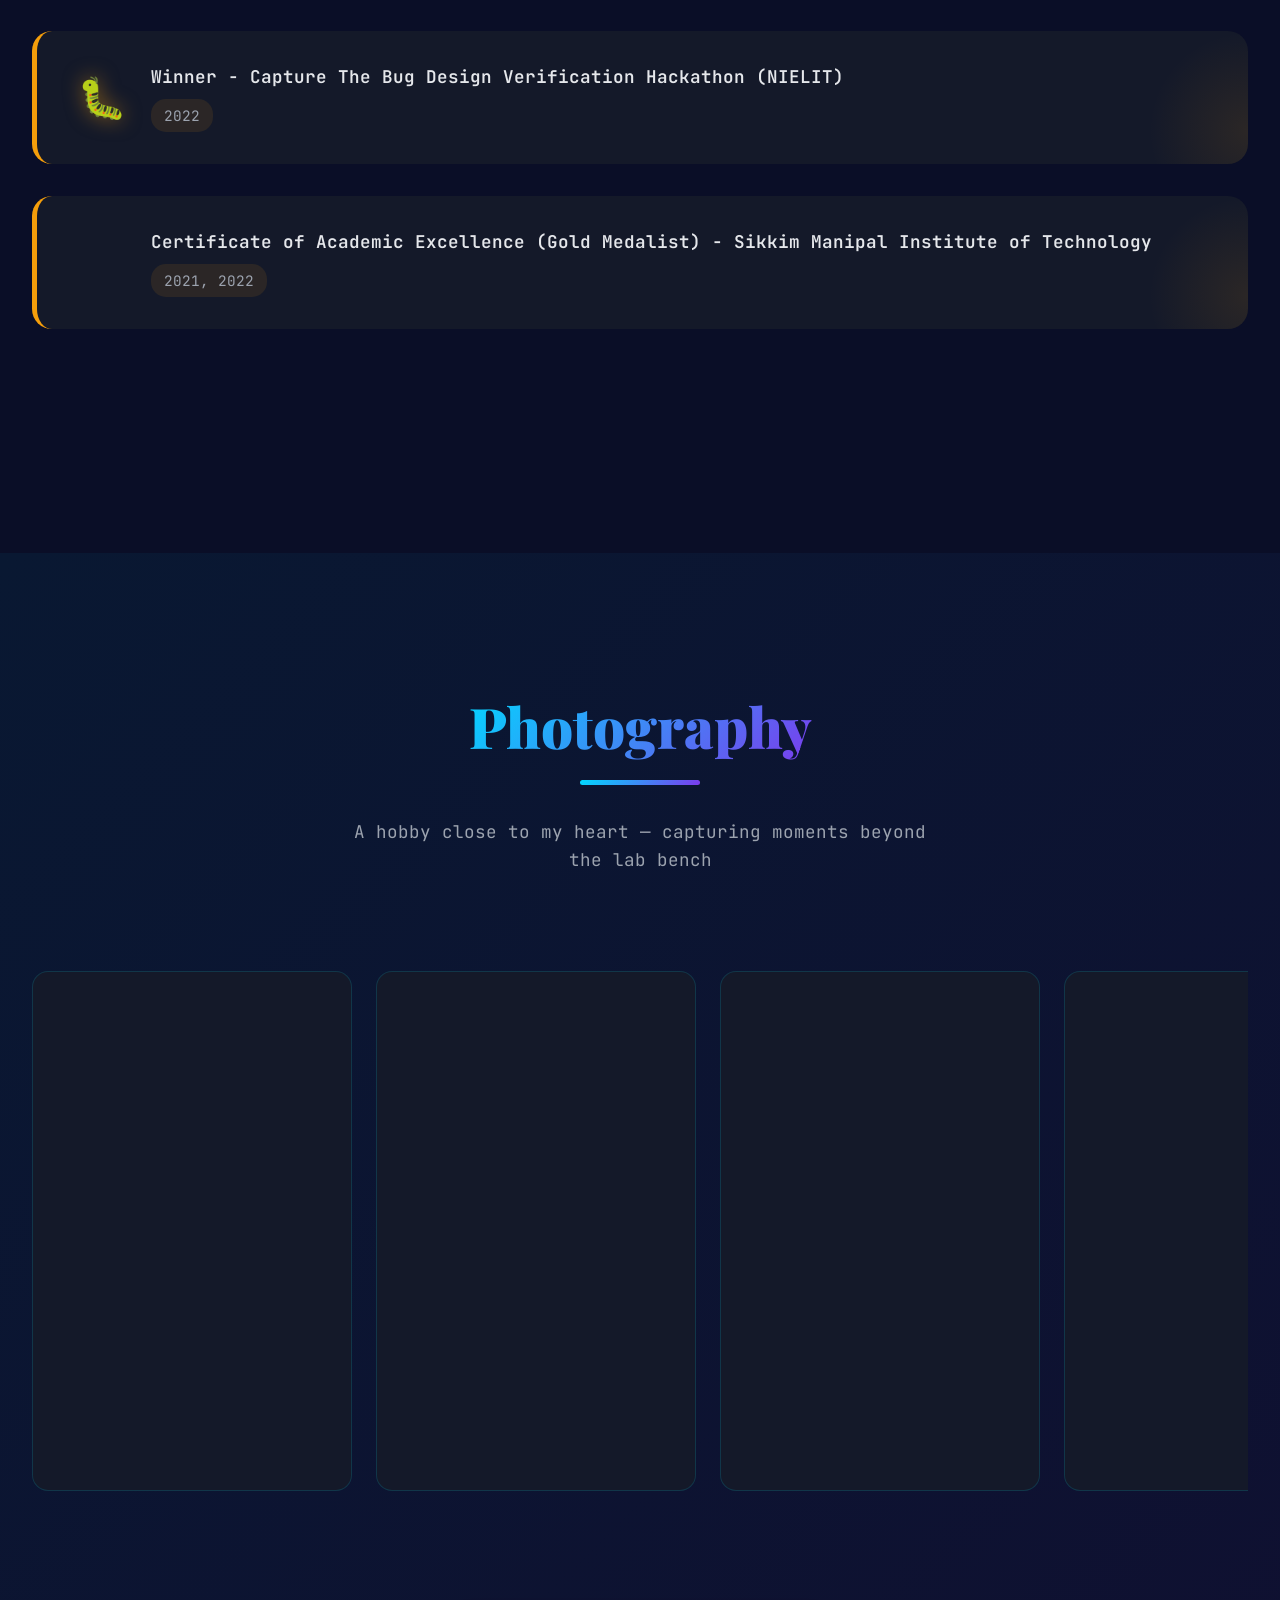
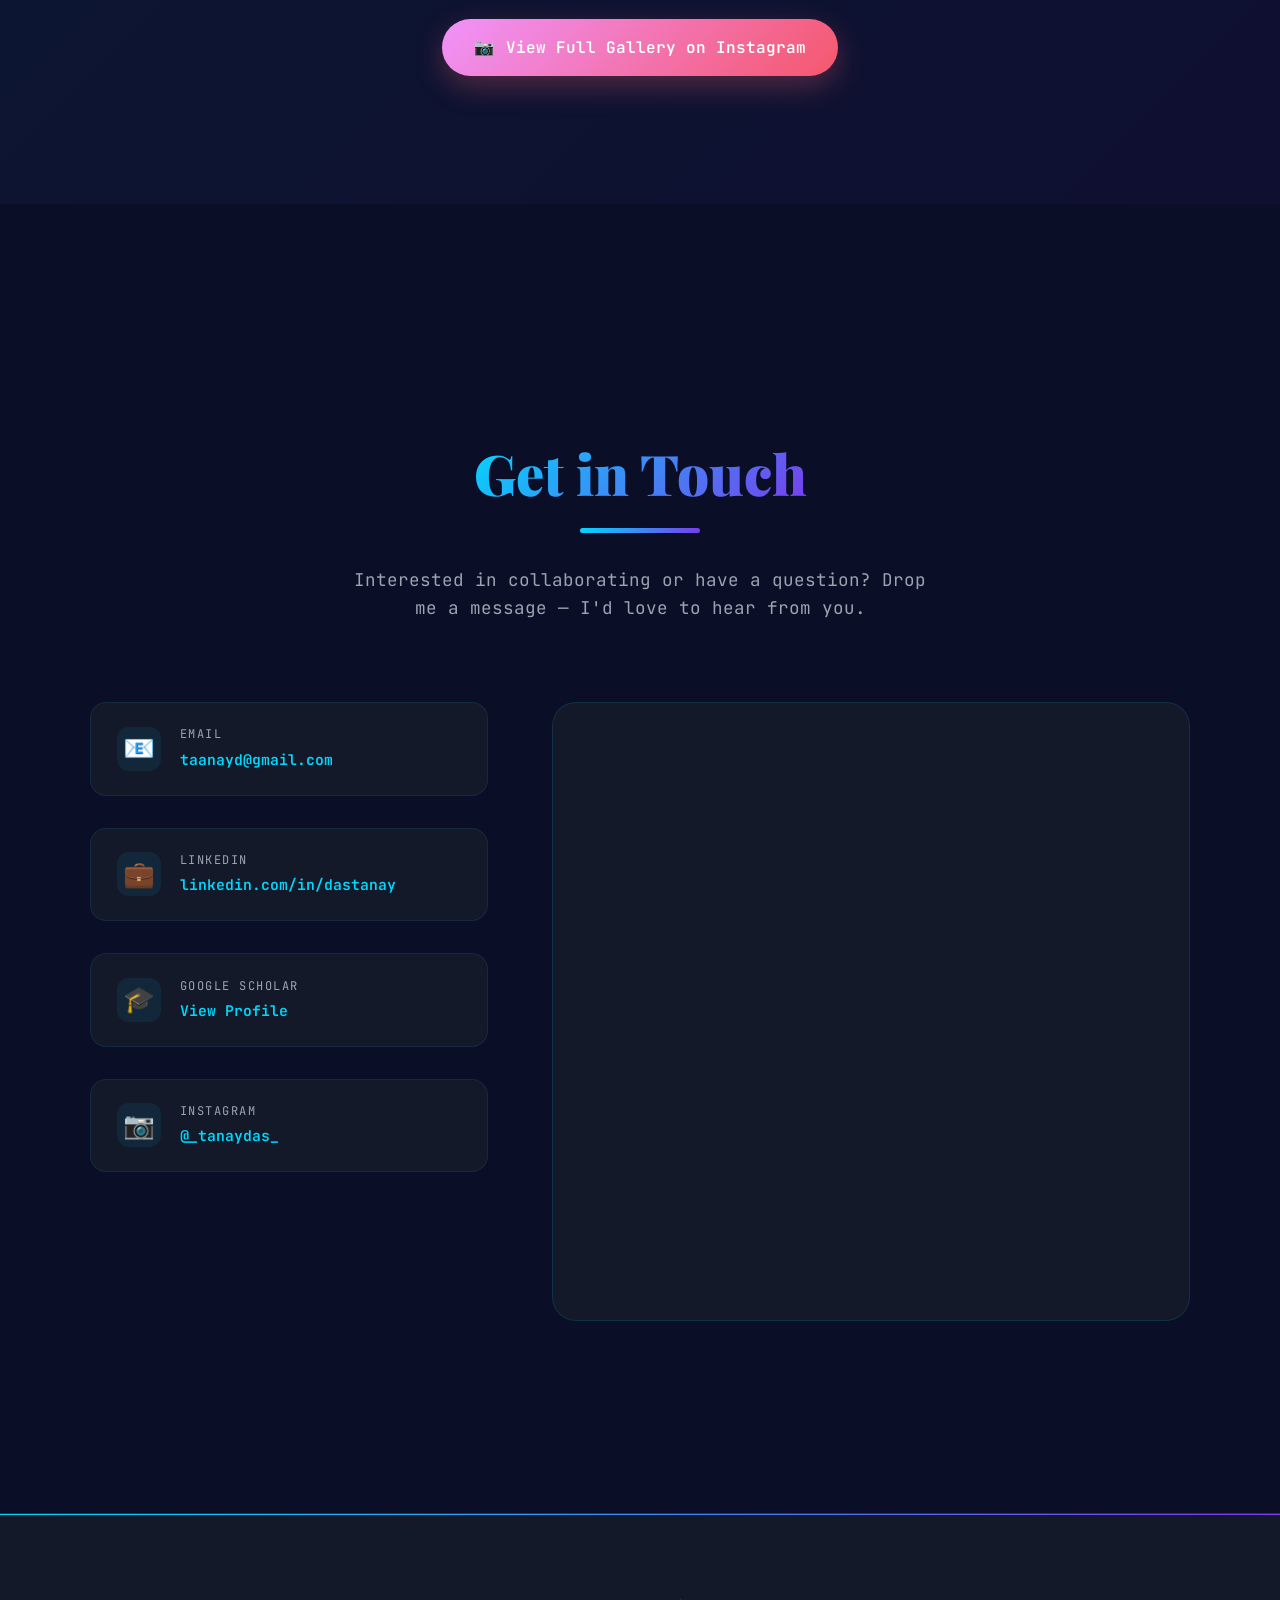
<file: portfolio_enhanced_v1.html>
<!DOCTYPE html>
<html lang="en">
<head>
    <meta charset="UTF-8">
    <meta name="viewport" content="width=device-width, initial-scale=1.0">
    <title>Tanay Das - Silicon Design Engineer @ AMD</title>
    <link rel="preconnect" href="https://fonts.googleapis.com">
    <link rel="preconnect" href="https://fonts.gstatic.com" crossorigin>
    <link href="https://fonts.googleapis.com/css2?family=JetBrains+Mono:wght@300;400;600;700&family=Playfair+Display:wght@700;900&family=Space+Mono:wght@400;700&display=swap" rel="stylesheet">
    <style>
        * {
            margin: 0;
            padding: 0;
            box-sizing: border-box;
        }

        :root {
            --bg-dark: #0a0e27;
            --bg-card: #141929;
            --bg-card-hover: #1a1f35;
            --accent-primary: #00d9ff;
            --accent-secondary: #7c3aed;
            --accent-tertiary: #f59e0b;
            --accent-pink: #ec4899;
            --accent-green: #10b981;
            --text-primary: #e5e7eb;
            --text-secondary: #9ca3af;
            --gradient-1: linear-gradient(135deg, #667eea 0%, #764ba2 100%);
            --gradient-2: linear-gradient(135deg, #00d9ff 0%, #7c3aed 100%);
            --gradient-3: linear-gradient(135deg, #f093fb 0%, #f5576c 100%);
            --gradient-4: linear-gradient(135deg, #13f1fc 0%, #0470dc 100%);
            --gradient-5: linear-gradient(135deg, #f97794 0%, #623aa2 100%);
        }

        body {
            font-family: 'JetBrains Mono', monospace;
            background: var(--bg-dark);
            color: var(--text-primary);
            line-height: 1.6;
            overflow-x: hidden;
        }

        /* Enhanced Animated Background */
        .bg-animation {
            position: fixed;
            top: 0;
            left: 0;
            width: 100%;
            height: 100%;
            z-index: -1;
            overflow: hidden;
        }

        .circuit-line {
            position: absolute;
            background: var(--accent-primary);
            opacity: 0.1;
            animation: pulse 4s ease-in-out infinite;
        }

        .circuit-line:nth-child(1) {
            width: 2px;
            height: 100%;
            left: 15%;
            animation-delay: 0s;
        }

        .circuit-line:nth-child(2) {
            width: 100%;
            height: 2px;
            top: 25%;
            animation-delay: 1s;
        }

        .circuit-line:nth-child(3) {
            width: 2px;
            height: 100%;
            left: 50%;
            animation-delay: 2s;
        }

        .circuit-line:nth-child(4) {
            width: 100%;
            height: 2px;
            top: 60%;
            animation-delay: 3s;
        }

        .circuit-line:nth-child(5) {
            width: 2px;
            height: 100%;
            left: 85%;
            animation-delay: 1.5s;
        }

        .circuit-line:nth-child(6) {
            width: 100%;
            height: 2px;
            top: 85%;
            animation-delay: 2.5s;
        }

        /* Floating particles */
        .particle {
            position: absolute;
            background: var(--accent-primary);
            border-radius: 50%;
            opacity: 0.3;
            animation: float 15s ease-in-out infinite;
        }

        .particle:nth-child(7) {
            width: 4px;
            height: 4px;
            left: 10%;
            top: 20%;
            animation-delay: 0s;
        }

        .particle:nth-child(8) {
            width: 6px;
            height: 6px;
            left: 80%;
            top: 40%;
            animation-delay: 2s;
        }

        .particle:nth-child(9) {
            width: 3px;
            height: 3px;
            left: 30%;
            top: 70%;
            animation-delay: 4s;
        }

        .particle:nth-child(10) {
            width: 5px;
            height: 5px;
            left: 60%;
            top: 90%;
            animation-delay: 6s;
        }

        @keyframes pulse {
            0%, 100% { opacity: 0.05; }
            50% { opacity: 0.2; }
        }

        @keyframes float {
            0%, 100% { transform: translateY(0) translateX(0); }
            25% { transform: translateY(-30px) translateX(20px); }
            50% { transform: translateY(-60px) translateX(-20px); }
            75% { transform: translateY(-30px) translateX(10px); }
        }

        /* Cursor trail effect */
        .cursor-dot {
            width: 6px;
            height: 6px;
            background: var(--accent-primary);
            border-radius: 50%;
            position: fixed;
            pointer-events: none;
            z-index: 9999;
            opacity: 0.8;
            transition: transform 0.2s ease;
        }

        /* Navigation */
        nav {
            position: fixed;
            top: 0;
            width: 100%;
            background: rgba(10, 14, 39, 0.95);
            backdrop-filter: blur(20px);
            padding: 1.2rem 0;
            z-index: 1000;
            border-bottom: 1px solid rgba(0, 217, 255, 0.2);
            animation: slideDown 0.8s cubic-bezier(0.16, 1, 0.3, 1);
            box-shadow: 0 4px 30px rgba(0, 0, 0, 0.3);
        }

        @keyframes slideDown {
            from {
                transform: translateY(-100%);
                opacity: 0;
            }
            to {
                transform: translateY(0);
                opacity: 1;
            }
        }

        nav .container {
            max-width: 1400px;
            margin: 0 auto;
            padding: 0 2rem;
            display: flex;
            justify-content: space-between;
            align-items: center;
        }

        .logo {
            font-size: 1.8rem;
            font-weight: 700;
            background: var(--gradient-2);
            -webkit-background-clip: text;
            background-clip: text;
            -webkit-text-fill-color: transparent;
            letter-spacing: -2px;
            font-family: 'Space Mono', monospace;
            position: relative;
            transition: all 0.3s ease;
        }

        .logo:hover {
            transform: scale(1.05);
            filter: drop-shadow(0 0 20px rgba(0, 217, 255, 0.5));
        }

        .nav-links {
            display: flex;
            gap: 2.5rem;
            list-style: none;
        }

        .nav-links a {
            color: var(--text-secondary);
            text-decoration: none;
            font-size: 0.85rem;
            transition: all 0.3s ease;
            position: relative;
            text-transform: uppercase;
            letter-spacing: 1.5px;
            font-weight: 600;
        }

        .nav-links a::before {
            content: '';
            position: absolute;
            bottom: -5px;
            left: 50%;
            transform: translateX(-50%);
            width: 0;
            height: 2px;
            background: var(--gradient-2);
            transition: width 0.3s ease;
        }

        .nav-links a:hover {
            color: var(--accent-primary);
        }

        .nav-links a:hover::before {
            width: 100%;
        }

        /* Mobile menu toggle */
        .menu-toggle {
            display: none;
            flex-direction: column;
            gap: 5px;
            cursor: pointer;
        }

        .menu-toggle span {
            width: 25px;
            height: 3px;
            background: var(--accent-primary);
            border-radius: 3px;
            transition: all 0.3s ease;
        }

        /* Container */
        .container {
            max-width: 1400px;
            margin: 0 auto;
            padding: 0 2rem;
        }

        /* Hero Section - Enhanced */
        .hero {
            min-height: 100vh;
            display: flex;
            align-items: center;
            justify-content: center;
            padding-top: 100px;
            position: relative;
            overflow: hidden;
        }

        .hero::before {
            content: '';
            position: absolute;
            top: 50%;
            left: 50%;
            transform: translate(-50%, -50%);
            width: 800px;
            height: 800px;
            background: radial-gradient(circle, rgba(0, 217, 255, 0.1) 0%, transparent 70%);
            animation: heroGlow 6s ease-in-out infinite;
        }

        @keyframes heroGlow {
            0%, 100% { transform: translate(-50%, -50%) scale(1); opacity: 0.3; }
            50% { transform: translate(-50%, -50%) scale(1.2); opacity: 0.6; }
        }

        .hero-content {
            text-align: center;
            animation: fadeInUp 1s cubic-bezier(0.16, 1, 0.3, 1);
            position: relative;
            z-index: 1;
        }

        @keyframes fadeInUp {
            from {
                opacity: 0;
                transform: translateY(80px);
            }
            to {
                opacity: 1;
                transform: translateY(0);
            }
        }

        .hero h1 {
            font-family: 'Playfair Display', serif;
            font-size: 6rem;
            font-weight: 900;
            margin-bottom: 1rem;
            background: var(--gradient-2);
            -webkit-background-clip: text;
            background-clip: text;
            -webkit-text-fill-color: transparent;
            letter-spacing: -4px;
            animation: fadeInUp 1s cubic-bezier(0.16, 1, 0.3, 1) 0.2s both;
            text-shadow: 0 0 80px rgba(0, 217, 255, 0.3);
            position: relative;
        }

        .hero h1::after {
            content: attr(data-text);
            position: absolute;
            left: 0;
            top: 0;
            z-index: -1;
            background: var(--gradient-3);
            -webkit-background-clip: text;
            background-clip: text;
            -webkit-text-fill-color: transparent;
            filter: blur(20px);
            opacity: 0.5;
        }

        .hero .subtitle {
            font-size: 1.8rem;
            color: var(--text-secondary);
            margin-bottom: 1rem;
            animation: fadeInUp 1s cubic-bezier(0.16, 1, 0.3, 1) 0.4s both;
            font-weight: 600;
        }

        .hero .tagline {
            font-size: 1.2rem;
            color: var(--accent-primary);
            margin-bottom: 3rem;
            font-weight: 600;
            animation: fadeInUp 1s cubic-bezier(0.16, 1, 0.3, 1) 0.6s both;
            letter-spacing: 1px;
        }

        .status-badge {
            display: inline-block;
            background: rgba(16, 185, 129, 0.2);
            color: var(--accent-green);
            padding: 0.5rem 1.5rem;
            border-radius: 30px;
            font-size: 0.9rem;
            margin-bottom: 2rem;
            animation: fadeInUp 1s cubic-bezier(0.16, 1, 0.3, 1) 0.5s both;
            border: 1px solid var(--accent-green);
            position: relative;
        }

        .status-badge::before {
            content: '';
            width: 8px;
            height: 8px;
            background: var(--accent-green);
            border-radius: 50%;
            position: absolute;
            left: 15px;
            top: 50%;
            transform: translateY(-50%);
            animation: pulse-dot 2s ease-in-out infinite;
        }

        @keyframes pulse-dot {
            0%, 100% { opacity: 1; transform: translateY(-50%) scale(1); }
            50% { opacity: 0.5; transform: translateY(-50%) scale(1.3); }
        }

        .contact-info {
            display: flex;
            gap: 2rem;
            justify-content: center;
            flex-wrap: wrap;
            animation: fadeInUp 1s cubic-bezier(0.16, 1, 0.3, 1) 0.8s both;
        }

        .contact-item {
            display: flex;
            align-items: center;
            gap: 0.6rem;
            color: var(--text-secondary);
            font-size: 0.95rem;
            transition: all 0.3s cubic-bezier(0.16, 1, 0.3, 1);
            padding: 0.5rem 1rem;
            border-radius: 8px;
            background: rgba(0, 217, 255, 0.05);
            border: 1px solid transparent;
        }

        .contact-item:hover {
            color: var(--accent-primary);
            transform: translateY(-5px);
            background: rgba(0, 217, 255, 0.1);
            border-color: var(--accent-primary);
            box-shadow: 0 10px 30px rgba(0, 217, 255, 0.2);
        }

        .contact-item a {
            color: inherit;
            text-decoration: none;
        }

        .cta-buttons {
            display: flex;
            gap: 1.5rem;
            justify-content: center;
            margin-top: 3rem;
            animation: fadeInUp 1s cubic-bezier(0.16, 1, 0.3, 1) 1s both;
        }

        .btn {
            padding: 1rem 2.5rem;
            border-radius: 50px;
            text-decoration: none;
            font-weight: 600;
            font-size: 0.95rem;
            transition: all 0.4s cubic-bezier(0.16, 1, 0.3, 1);
            position: relative;
            overflow: hidden;
            text-transform: uppercase;
            letter-spacing: 1px;
        }

        .btn-primary {
            background: var(--gradient-2);
            color: white;
            border: none;
        }

        .btn-primary::before {
            content: '';
            position: absolute;
            top: 0;
            left: -100%;
            width: 100%;
            height: 100%;
            background: linear-gradient(90deg, transparent, rgba(255, 255, 255, 0.3), transparent);
            transition: left 0.5s ease;
        }

        .btn-primary:hover::before {
            left: 100%;
        }

        .btn-primary:hover {
            transform: translateY(-3px);
            box-shadow: 0 15px 40px rgba(0, 217, 255, 0.4);
        }

        .btn-secondary {
            background: transparent;
            color: var(--accent-primary);
            border: 2px solid var(--accent-primary);
        }

        .btn-secondary:hover {
            background: var(--accent-primary);
            color: var(--bg-dark);
            transform: translateY(-3px);
            box-shadow: 0 15px 40px rgba(0, 217, 255, 0.3);
        }

        /* Section */
        section {
            padding: 8rem 0;
            position: relative;
        }

        .section-header {
            text-align: center;
            margin-bottom: 5rem;
        }

        .section-title {
            font-family: 'Playfair Display', serif;
            font-size: 3.5rem;
            font-weight: 900;
            margin-bottom: 1rem;
            background: var(--gradient-2);
            -webkit-background-clip: text;
            background-clip: text;
            -webkit-text-fill-color: transparent;
            position: relative;
            display: inline-block;
        }

        .section-title::after {
            content: '';
            position: absolute;
            bottom: -15px;
            left: 50%;
            transform: translateX(-50%);
            width: 120px;
            height: 5px;
            background: var(--gradient-2);
            border-radius: 3px;
        }

        .section-subtitle {
            color: var(--text-secondary);
            font-size: 1.1rem;
            margin-top: 2rem;
            max-width: 600px;
            margin-left: auto;
            margin-right: auto;
        }

        /* Stats Section - New */
        .stats-section {
            background: var(--bg-card);
            padding: 4rem 0;
            margin: 6rem 0;
            border-top: 1px solid rgba(0, 217, 255, 0.2);
            border-bottom: 1px solid rgba(0, 217, 255, 0.2);
        }

        .stats-grid {
            display: grid;
            grid-template-columns: repeat(auto-fit, minmax(200px, 1fr));
            gap: 3rem;
            max-width: 1000px;
            margin: 0 auto;
        }

        .stat-item {
            text-align: center;
            animation: fadeInUp 0.8s ease-out both;
        }

        .stat-number {
            font-size: 4rem;
            font-weight: 900;
            background: var(--gradient-2);
            -webkit-background-clip: text;
            background-clip: text;
            -webkit-text-fill-color: transparent;
            font-family: 'Space Mono', monospace;
            margin-bottom: 0.5rem;
        }

        .stat-label {
            color: var(--text-secondary);
            font-size: 0.95rem;
            text-transform: uppercase;
            letter-spacing: 2px;
        }

        /* Education Cards - Enhanced */
        .education-grid {
            display: grid;
            gap: 2.5rem;
            margin-top: 4rem;
        }

        .education-card {
            background: var(--bg-card);
            padding: 3rem;
            border-radius: 25px;
            border: 1px solid rgba(0, 217, 255, 0.1);
            transition: all 0.5s cubic-bezier(0.16, 1, 0.3, 1);
            position: relative;
            overflow: hidden;
            animation: fadeInUp 0.8s ease-out both;
        }

        .education-card::before {
            content: '';
            position: absolute;
            top: 0;
            left: 0;
            width: 100%;
            height: 5px;
            background: var(--gradient-2);
            transform: scaleX(0);
            transform-origin: left;
            transition: transform 0.5s cubic-bezier(0.16, 1, 0.3, 1);
        }

        .education-card::after {
            content: '';
            position: absolute;
            top: 50%;
            right: -100px;
            width: 200px;
            height: 200px;
            background: radial-gradient(circle, rgba(0, 217, 255, 0.1) 0%, transparent 70%);
            border-radius: 50%;
            transition: all 0.5s ease;
        }

        .education-card:hover::before {
            transform: scaleX(1);
        }

        .education-card:hover::after {
            right: -50px;
            opacity: 0.5;
        }

        .education-card:hover {
            transform: translateY(-15px);
            border-color: rgba(0, 217, 255, 0.4);
            box-shadow: 0 30px 60px rgba(0, 217, 255, 0.2);
            background: var(--bg-card-hover);
        }

        .education-card:nth-child(2) {
            animation-delay: 0.15s;
        }

        .education-header {
            display: flex;
            justify-content: space-between;
            align-items: flex-start;
            margin-bottom: 1.5rem;
            flex-wrap: wrap;
            gap: 1rem;
            position: relative;
            z-index: 1;
        }

        .institution {
            font-size: 1.5rem;
            font-weight: 700;
            color: var(--accent-primary);
            margin-bottom: 0.5rem;
        }

        .duration {
            color: var(--text-secondary);
            font-size: 0.9rem;
            background: rgba(0, 217, 255, 0.1);
            padding: 0.5rem 1rem;
            border-radius: 20px;
            border: 1px solid rgba(0, 217, 255, 0.2);
        }

        .degree {
            font-size: 1.2rem;
            font-weight: 600;
            margin-bottom: 0.5rem;
        }

        .advisor {
            color: var(--text-secondary);
            font-size: 1rem;
            font-style: italic;
            margin-bottom: 0.8rem;
        }

        .cpi {
            display: inline-block;
            background: var(--gradient-1);
            color: white;
            padding: 0.5rem 1.5rem;
            border-radius: 25px;
            font-size: 0.95rem;
            font-weight: 700;
            margin-top: 1rem;
            box-shadow: 0 5px 20px rgba(124, 58, 237, 0.3);
        }

        /* Publications - Enhanced */
        .publications-list {
            margin-top: 4rem;
        }

        .pub-category {
            margin-bottom: 4rem;
        }

        .pub-category h3 {
            font-size: 1.8rem;
            color: var(--accent-primary);
            margin-bottom: 2rem;
            font-weight: 700;
            position: relative;
            display: inline-block;
        }

        .pub-category h3::after {
            content: '';
            position: absolute;
            bottom: -8px;
            left: 0;
            width: 60px;
            height: 3px;
            background: var(--gradient-2);
        }

        .publication-item {
            background: var(--bg-card);
            padding: 2.5rem;
            border-radius: 20px;
            border-left: 5px solid var(--accent-secondary);
            margin-bottom: 2rem;
            transition: all 0.4s cubic-bezier(0.16, 1, 0.3, 1);
            animation: fadeInUp 0.6s ease-out both;
            position: relative;
            overflow: hidden;
        }

        .publication-item::before {
            content: '';
            position: absolute;
            top: 0;
            left: -100%;
            width: 100%;
            height: 100%;
            background: linear-gradient(90deg, transparent, rgba(0, 217, 255, 0.05), transparent);
            transition: left 0.6s ease;
        }

        .publication-item:hover::before {
            left: 100%;
        }

        .publication-item:hover {
            transform: translateX(15px);
            border-left-color: var(--accent-primary);
            box-shadow: 0 15px 40px rgba(0, 217, 255, 0.15);
            background: var(--bg-card-hover);
        }

        .pub-title {
            font-size: 1.15rem;
            font-weight: 600;
            margin-bottom: 0.8rem;
            line-height: 1.5;
            color: var(--text-primary);
        }

        .pub-authors {
            color: var(--text-secondary);
            font-size: 0.95rem;
            margin-bottom: 1rem;
            line-height: 1.6;
        }

        .pub-authors strong {
            color: var(--accent-primary);
            font-weight: 600;
        }

        .pub-meta {
            display: flex;
            align-items: center;
            gap: 1rem;
            flex-wrap: wrap;
        }

        .pub-venue {
            display: inline-block;
            background: var(--gradient-1);
            padding: 0.4rem 1rem;
            border-radius: 8px;
            font-size: 0.85rem;
            font-weight: 600;
        }

        .pub-year {
            color: var(--text-secondary);
            font-size: 0.85rem;
        }

        .pub-link {
            color: var(--accent-primary);
            text-decoration: none;
            font-size: 0.85rem;
            transition: all 0.3s ease;
            display: inline-flex;
            align-items: center;
            gap: 0.3rem;
            font-weight: 600;
        }

        .pub-link:hover {
            color: var(--accent-tertiary);
            transform: translateX(5px);
        }

        .award-badge {
            display: inline-block;
            background: var(--gradient-3);
            padding: 0.4rem 1rem;
            border-radius: 8px;
            font-size: 0.8rem;
            font-weight: 600;
            animation: pulse-award 2s ease-in-out infinite;
            box-shadow: 0 5px 20px rgba(245, 93, 108, 0.4);
        }

        @keyframes pulse-award {
            0%, 100% { transform: scale(1); }
            50% { transform: scale(1.05); box-shadow: 0 8px 25px rgba(245, 93, 108, 0.6); }
        }

        /* Experience Timeline - Enhanced */
        .experience-timeline {
            margin-top: 4rem;
            position: relative;
            padding-left: 4rem;
        }

        .experience-timeline::before {
            content: '';
            position: absolute;
            left: 0;
            top: 0;
            height: 100%;
            width: 3px;
            background: var(--gradient-2);
            box-shadow: 0 0 20px rgba(0, 217, 255, 0.5);
        }

        .experience-item {
            margin-bottom: 4rem;
            position: relative;
            animation: fadeInUp 0.8s ease-out both;
        }

        .experience-item::before {
            content: '';
            position: absolute;
            left: -4.5rem;
            top: 5px;
            width: 18px;
            height: 18px;
            background: var(--accent-primary);
            border-radius: 50%;
            border: 4px solid var(--bg-dark);
            box-shadow: 0 0 30px rgba(0, 217, 255, 0.8);
            animation: pulse-timeline 2s ease-in-out infinite;
        }

        @keyframes pulse-timeline {
            0%, 100% { box-shadow: 0 0 30px rgba(0, 217, 255, 0.8); }
            50% { box-shadow: 0 0 50px rgba(0, 217, 255, 1), 0 0 15px rgba(0, 217, 255, 0.5) inset; }
        }

        .experience-card {
            background: var(--bg-card);
            padding: 2.5rem;
            border-radius: 20px;
            border: 1px solid rgba(0, 217, 255, 0.1);
            transition: all 0.4s cubic-bezier(0.16, 1, 0.3, 1);
            position: relative;
            overflow: hidden;
        }

        .experience-card::after {
            content: '';
            position: absolute;
            top: -50%;
            right: -50%;
            width: 200%;
            height: 200%;
            background: radial-gradient(circle, rgba(0, 217, 255, 0.05) 0%, transparent 70%);
            opacity: 0;
            transition: opacity 0.4s ease;
        }

        .experience-card:hover::after {
            opacity: 1;
        }

        .experience-card:hover {
            transform: translateX(15px);
            border-color: rgba(0, 217, 255, 0.3);
            box-shadow: 0 15px 40px rgba(0, 217, 255, 0.2);
            background: var(--bg-card-hover);
        }

        .company {
            font-size: 1.5rem;
            font-weight: 700;
            color: var(--accent-primary);
            margin-bottom: 0.5rem;
        }

        .role {
            font-size: 1.2rem;
            font-weight: 600;
            margin-bottom: 1.5rem;
            color: var(--text-primary);
        }

        .experience-list {
            list-style: none;
            margin-top: 1rem;
        }

        .experience-list li {
            padding-left: 2rem;
            margin-bottom: 1rem;
            position: relative;
            color: var(--text-secondary);
            line-height: 1.7;
        }

        .experience-list li::before {
            content: '▹';
            position: absolute;
            left: 0;
            color: var(--accent-primary);
            font-weight: bold;
            font-size: 1.3rem;
        }

        /* Projects Grid - Enhanced */
        .projects-grid {
            display: grid;
            grid-template-columns: repeat(auto-fit, minmax(400px, 1fr));
            gap: 2.5rem;
            margin-top: 4rem;
        }

        .project-card {
            background: var(--bg-card);
            padding: 2.5rem;
            border-radius: 20px;
            border: 1px solid rgba(0, 217, 255, 0.1);
            transition: all 0.4s cubic-bezier(0.16, 1, 0.3, 1);
            position: relative;
            overflow: hidden;
            animation: fadeInUp 0.8s ease-out both;
        }

        .project-card::before {
            content: '';
            position: absolute;
            top: 0;
            left: -100%;
            width: 100%;
            height: 100%;
            background: linear-gradient(90deg, transparent, rgba(0, 217, 255, 0.1), transparent);
            transition: left 0.6s ease;
        }

        .project-card:hover::before {
            left: 100%;
        }

        .project-card:hover {
            transform: translateY(-15px) rotate(1deg);
            border-color: rgba(0, 217, 255, 0.3);
            box-shadow: 0 25px 50px rgba(0, 217, 255, 0.25);
            background: var(--bg-card-hover);
        }

        .project-number {
            position: absolute;
            top: 1.5rem;
            right: 1.5rem;
            font-size: 3rem;
            font-weight: 900;
            background: var(--gradient-2);
            -webkit-background-clip: text;
            background-clip: text;
            -webkit-text-fill-color: transparent;
            opacity: 0.15;
            font-family: 'Space Mono', monospace;
        }

        .project-title {
            font-size: 1.3rem;
            font-weight: 700;
            color: var(--accent-primary);
            margin-bottom: 0.8rem;
            position: relative;
            z-index: 1;
        }

        .project-instructor {
            color: var(--text-secondary);
            font-size: 0.9rem;
            font-style: italic;
            margin-bottom: 1rem;
        }

        .project-description {
            color: var(--text-secondary);
            line-height: 1.7;
            font-size: 0.95rem;
        }

        .project-tech {
            display: flex;
            flex-wrap: wrap;
            gap: 0.5rem;
            margin-top: 1.5rem;
        }

        .tech-tag {
            background: rgba(0, 217, 255, 0.1);
            color: var(--accent-primary);
            padding: 0.3rem 0.8rem;
            border-radius: 15px;
            font-size: 0.75rem;
            border: 1px solid rgba(0, 217, 255, 0.2);
            transition: all 0.3s ease;
        }

        .tech-tag:hover {
            background: rgba(0, 217, 255, 0.2);
            transform: scale(1.05);
        }

        /* Skills Section - Enhanced */
        .skills-grid {
            display: grid;
            grid-template-columns: repeat(auto-fit, minmax(350px, 1fr));
            gap: 2.5rem;
            margin-top: 4rem;
        }

        .skill-category {
            background: var(--bg-card);
            padding: 2.5rem;
            border-radius: 20px;
            border: 1px solid rgba(0, 217, 255, 0.1);
            transition: all 0.4s cubic-bezier(0.16, 1, 0.3, 1);
            animation: fadeInUp 0.8s ease-out both;
            position: relative;
            overflow: hidden;
        }

        .skill-category::before {
            content: '';
            position: absolute;
            top: 0;
            left: 0;
            width: 4px;
            height: 0;
            background: var(--gradient-2);
            transition: height 0.4s ease;
        }

        .skill-category:hover::before {
            height: 100%;
        }

        .skill-category:hover {
            transform: translateY(-10px);
            border-color: rgba(0, 217, 255, 0.3);
            box-shadow: 0 20px 50px rgba(0, 217, 255, 0.2);
            background: var(--bg-card-hover);
        }

        .skill-category h3 {
            font-size: 1.4rem;
            color: var(--accent-primary);
            margin-bottom: 1.5rem;
            font-weight: 700;
            display: flex;
            align-items: center;
            gap: 0.8rem;
        }

        .skill-icon {
            font-size: 1.8rem;
        }

        .skill-tags {
            display: flex;
            flex-wrap: wrap;
            gap: 0.8rem;
        }

        .skill-tag {
            background: rgba(0, 217, 255, 0.1);
            color: var(--text-primary);
            padding: 0.6rem 1.2rem;
            border-radius: 25px;
            font-size: 0.9rem;
            transition: all 0.3s cubic-bezier(0.16, 1, 0.3, 1);
            border: 1px solid rgba(0, 217, 255, 0.2);
            cursor: default;
        }

        .skill-tag:hover {
            background: rgba(0, 217, 255, 0.25);
            border-color: var(--accent-primary);
            transform: scale(1.08) rotate(2deg);
            box-shadow: 0 5px 20px rgba(0, 217, 255, 0.3);
        }

        /* Photography Section - NEW */
        .photography-section {
            background: linear-gradient(135deg, rgba(0, 217, 255, 0.05) 0%, rgba(124, 58, 237, 0.05) 100%);
            padding: 8rem 0;
            margin: 6rem 0;
        }

        .photo-gallery {
            display: grid;
            grid-template-columns: repeat(auto-fit, minmax(300px, 1fr));
            gap: 2rem;
            margin-top: 4rem;
        }

        /* Instagram embed wrapper */
        .insta-embed-wrap {
            max-width: 540px;
            margin: 2.5rem auto 0;
            /* Instagram blockquotes render at 540 px max; we centre them */
        }

        .insta-embed-wrap .samsara-embed,
        .insta-embed-wrap blockquote {
            /* let Instagram's own styles take over once loaded */
        }

        .insta-fallback {
            text-align: center;
            padding: 4rem 1rem;
            background: var(--bg-card);
            border-radius: 20px;
            border: 1px solid rgba(0, 217, 255, 0.12);
            transition: opacity 0.4s;
        }

        .insta-fallback-icon {
            font-size: 3.5rem;
            margin-bottom: 1rem;
        }

        .insta-fallback-text {
            color: var(--text-secondary);
            font-size: 1rem;
        }

        .photo-card {
            position: relative;
            border-radius: 20px;
            overflow: hidden;
            aspect-ratio: 1;
            background: var(--bg-card);
            border: 1px solid rgba(0, 217, 255, 0.1);
            transition: all 0.4s cubic-bezier(0.16, 1, 0.3, 1);
            animation: fadeInUp 0.8s ease-out both;
            cursor: pointer;
        }

        .photo-card::before {
            content: '';
            position: absolute;
            top: 0;
            left: 0;
            width: 100%;
            height: 100%;
            background: linear-gradient(135deg, rgba(0, 217, 255, 0.3) 0%, rgba(124, 58, 237, 0.3) 100%);
            opacity: 0;
            transition: opacity 0.4s ease;
            z-index: 1;
        }

        .photo-card:hover::before {
            opacity: 1;
        }

        .photo-card:hover {
            transform: translateY(-15px) scale(1.03);
            box-shadow: 0 30px 60px rgba(0, 217, 255, 0.3);
        }

        .photo-overlay {
            position: absolute;
            bottom: 0;
            left: 0;
            width: 100%;
            padding: 1.5rem;
            background: linear-gradient(to top, rgba(0, 0, 0, 0.9), transparent);
            transform: translateY(100%);
            transition: transform 0.4s ease;
            z-index: 2;
        }

        .photo-card:hover .photo-overlay {
            transform: translateY(0);
        }

        .photo-caption {
            color: white;
            font-size: 0.95rem;
            font-weight: 600;
        }

        .instagram-link {
            display: inline-flex;
            align-items: center;
            gap: 0.8rem;
            background: var(--gradient-3);
            color: white;
            padding: 1rem 2rem;
            border-radius: 50px;
            text-decoration: none;
            font-weight: 600;
            margin-top: 3rem;
            transition: all 0.3s ease;
            box-shadow: 0 10px 30px rgba(245, 93, 108, 0.3);
        }

        .instagram-link:hover {
            transform: translateY(-5px);
            box-shadow: 0 15px 40px rgba(245, 93, 108, 0.5);
        }

        /* Awards Section - Enhanced */
        .awards-list {
            margin-top: 4rem;
            display: grid;
            gap: 2rem;
        }

        .award-item {
            background: var(--bg-card);
            padding: 2rem 2.5rem;
            border-radius: 20px;
            border-left: 5px solid var(--accent-tertiary);
            transition: all 0.4s cubic-bezier(0.16, 1, 0.3, 1);
            animation: fadeInUp 0.6s ease-out both;
            display: flex;
            align-items: center;
            gap: 1.5rem;
            position: relative;
            overflow: hidden;
        }

        .award-item::before {
            content: '';
            position: absolute;
            top: 0;
            right: -100px;
            width: 200px;
            height: 200px;
            background: radial-gradient(circle, rgba(245, 158, 11, 0.1) 0%, transparent 70%);
            transition: all 0.5s ease;
        }

        .award-item:hover::before {
            right: -50px;
        }

        .award-item:hover {
            transform: translateX(15px);
            box-shadow: 0 15px 40px rgba(245, 158, 11, 0.25);
            border-left-color: var(--accent-primary);
            background: var(--bg-card-hover);
        }

        .award-icon {
            font-size: 2.5rem;
            filter: drop-shadow(0 0 10px rgba(245, 158, 11, 0.5));
        }

        .award-text {
            flex: 1;
        }

        .award-title {
            font-weight: 600;
            margin-bottom: 0.5rem;
            font-size: 1.1rem;
            color: var(--text-primary);
        }

        .award-year {
            color: var(--text-secondary);
            font-size: 0.9rem;
            background: rgba(245, 158, 11, 0.1);
            padding: 0.3rem 0.8rem;
            border-radius: 15px;
            display: inline-block;
        }

        /* Research Interests - Enhanced */
        .interests-container {
            margin-top: 4rem;
            background: var(--bg-card);
            padding: 4rem;
            border-radius: 30px;
            border: 1px solid rgba(0, 217, 255, 0.1);
            text-align: center;
            animation: fadeInUp 0.8s ease-out;
            position: relative;
            overflow: hidden;
        }

        .interests-container::before {
            content: '';
            position: absolute;
            top: -50%;
            left: -50%;
            width: 200%;
            height: 200%;
            background: radial-gradient(circle, rgba(0, 217, 255, 0.05) 0%, transparent 70%);
            animation: rotate 20s linear infinite;
        }

        @keyframes rotate {
            from { transform: rotate(0deg); }
            to { transform: rotate(360deg); }
        }

        .interests-container p {
            font-size: 1.3rem;
            line-height: 2;
            color: var(--text-secondary);
            position: relative;
            z-index: 1;
        }

        .interests-highlight {
            color: var(--accent-primary);
            font-weight: 700;
            padding: 0.2rem 0.5rem;
            background: rgba(0, 217, 255, 0.1);
            border-radius: 5px;
            transition: all 0.3s ease;
            display: inline-block;
        }

        .interests-highlight:hover {
            background: rgba(0, 217, 255, 0.2);
            transform: scale(1.05);
        }

        /* Footer - Enhanced */
        footer {
            background: var(--bg-card);
            padding: 4rem 0 2rem;
            margin-top: 8rem;
            border-top: 1px solid rgba(0, 217, 255, 0.2);
            position: relative;
        }

        footer::before {
            content: '';
            position: absolute;
            top: 0;
            left: 0;
            width: 100%;
            height: 1px;
            background: var(--gradient-2);
        }

        .footer-content {
            text-align: center;
        }

        .social-links {
            display: flex;
            justify-content: center;
            gap: 2rem;
            margin-bottom: 2rem;
        }

        .social-link {
            width: 60px;
            height: 60px;
            background: rgba(0, 217, 255, 0.1);
            border: 2px solid rgba(0, 217, 255, 0.2);
            border-radius: 50%;
            display: flex;
            align-items: center;
            justify-content: center;
            color: var(--text-secondary);
            text-decoration: none;
            font-size: 1.5rem;
            transition: all 0.4s cubic-bezier(0.16, 1, 0.3, 1);
        }

        .social-link:hover {
            color: var(--accent-primary);
            border-color: var(--accent-primary);
            background: rgba(0, 217, 255, 0.2);
            transform: translateY(-10px) rotate(360deg);
            box-shadow: 0 15px 40px rgba(0, 217, 255, 0.3);
        }

        .footer-text {
            color: var(--text-secondary);
            font-size: 0.9rem;
            margin-top: 1rem;
        }

        /* Scroll to top button */
        .scroll-top {
            position: fixed;
            bottom: 2rem;
            right: 2rem;
            width: 50px;
            height: 50px;
            background: var(--gradient-2);
            border-radius: 50%;
            display: flex;
            align-items: center;
            justify-content: center;
            color: white;
            cursor: pointer;
            opacity: 0;
            visibility: hidden;
            transition: all 0.3s ease;
            z-index: 999;
            box-shadow: 0 5px 20px rgba(0, 217, 255, 0.4);
        }

        .scroll-top.visible {
            opacity: 1;
            visibility: visible;
        }

        .scroll-top:hover {
            transform: translateY(-5px);
            box-shadow: 0 10px 30px rgba(0, 217, 255, 0.6);
        }

        /* Loading animation */
        .loader {
            position: fixed;
            top: 0;
            left: 0;
            width: 100%;
            height: 100%;
            background: var(--bg-dark);
            display: flex;
            align-items: center;
            justify-content: center;
            z-index: 10000;
            transition: opacity 0.5s ease, visibility 0.5s ease;
        }

        .loader.hidden {
            opacity: 0;
            visibility: hidden;
        }

        .loader-content {
            text-align: center;
        }

        .loader-logo {
            font-size: 4rem;
            font-weight: 900;
            background: var(--gradient-2);
            -webkit-background-clip: text;
            background-clip: text;
            -webkit-text-fill-color: transparent;
            animation: pulse 2s ease-in-out infinite;
            font-family: 'Space Mono', monospace;
        }

        .loader-text {
            color: var(--text-secondary);
            margin-top: 1rem;
            font-size: 0.9rem;
        }

        /* Responsive Design */
        @media (max-width: 1024px) {
            .hero h1 {
                font-size: 4.5rem;
            }

            .section-title {
                font-size: 2.5rem;
            }

            .projects-grid {
                grid-template-columns: 1fr;
            }

            .experience-timeline {
                padding-left: 3rem;
            }
        }

        @media (max-width: 768px) {
            .hero h1 {
                font-size: 3rem;
                letter-spacing: -2px;
            }

            .hero .subtitle {
                font-size: 1.3rem;
            }

            .section-title {
                font-size: 2rem;
            }

            .nav-links {
                display: none;
            }

            .menu-toggle {
                display: flex;
            }

            .experience-timeline::before {
                left: 0;
            }

            .experience-timeline {
                padding-left: 2.5rem;
            }

            .experience-item::before {
                left: -3.25rem;
            }

            .stats-grid {
                grid-template-columns: repeat(2, 1fr);
                gap: 2rem;
            }

            .stat-number {
                font-size: 2.5rem;
            }

            .skills-grid,
            .photo-gallery {
                grid-template-columns: 1fr;
            }

            .cta-buttons {
                flex-direction: column;
                gap: 1rem;
            }

            .contact-info {
                flex-direction: column;
                gap: 1rem;
            }
        }

        /* Scroll animations trigger */
        .fade-in {
            opacity: 0;
            transform: translateY(50px);
            transition: all 0.8s cubic-bezier(0.16, 1, 0.3, 1);
        }

        .fade-in.visible {
            opacity: 1;
            transform: translateY(0);
        }

        /* ── Instagram iframe carousel ── */
        .insta-carousel-track {
            display: flex;
            gap: 1.5rem;
            overflow-x: auto;
            padding: 1rem 0 2rem;
            scroll-snap-type: x mandatory;
            -webkit-overflow-scrolling: touch;
            scrollbar-width: thin;
            scrollbar-color: var(--accent-primary) transparent;
        }

        .insta-carousel-track::-webkit-scrollbar {
            height: 6px;
        }
        .insta-carousel-track::-webkit-scrollbar-track {
            background: rgba(0,217,255,0.06);
            border-radius: 3px;
        }
        .insta-carousel-track::-webkit-scrollbar-thumb {
            background: var(--accent-primary);
            border-radius: 3px;
        }

        .insta-iframe {
            min-width: 320px;
            width: 320px;
            height: 520px;
            border-radius: 16px;
            border: 1px solid rgba(0,217,255,0.15);
            scroll-snap-align: start;
            flex-shrink: 0;
            background: var(--bg-card);
            transition: border-color 0.3s, box-shadow 0.3s;
        }
        .insta-iframe:hover {
            border-color: rgba(0,217,255,0.4);
            box-shadow: 0 12px 40px rgba(0,217,255,0.18);
        }

        /* ── Google Form iframe inside contact panel ── */
        .google-form-iframe {
            border: none;
            border-radius: 16px;
            background: transparent;
            min-height: 520px;
            width: 100%;
        }

        /* Spinner for send button */
        .spinner {
            display: inline-block;
            width: 16px;
            height: 16px;
            border: 2px solid rgba(255,255,255,0.4);
            border-top-color: #fff;
            border-radius: 50%;
            animation: spin 0.6s linear infinite;
            vertical-align: middle;
            margin-right: 6px;
        }
        @keyframes spin {
            to { transform: rotate(360deg); }
        }

        /* Contact Section Layout */
        .contact-wrapper {
            display: grid;
            grid-template-columns: 1fr 1.6fr;
            gap: 4rem;
            max-width: 1100px;
            margin: 0 auto;
            align-items: start;
        }

        .contact-info-panel {
            display: flex;
            flex-direction: column;
            gap: 2rem;
        }

        .contact-detail-item {
            display: flex;
            align-items: center;
            gap: 1.2rem;
            background: var(--bg-card);
            padding: 1.4rem 1.6rem;
            border-radius: 16px;
            border: 1px solid rgba(0, 217, 255, 0.1);
            transition: all 0.35s cubic-bezier(0.16, 1, 0.3, 1);
        }

        .contact-detail-item:hover {
            border-color: rgba(0, 217, 255, 0.35);
            transform: translateX(8px);
            box-shadow: 0 10px 30px rgba(0, 217, 255, 0.12);
            background: var(--bg-card-hover);
        }

        .contact-detail-icon {
            font-size: 1.6rem;
            width: 44px;
            height: 44px;
            display: flex;
            align-items: center;
            justify-content: center;
            background: rgba(0, 217, 255, 0.08);
            border-radius: 12px;
            flex-shrink: 0;
        }

        .contact-detail-label {
            font-size: 0.75rem;
            text-transform: uppercase;
            letter-spacing: 1.5px;
            color: var(--text-secondary);
            margin-bottom: 2px;
        }

        .contact-detail-value {
            color: var(--accent-primary);
            text-decoration: none;
            font-size: 0.92rem;
            font-weight: 600;
            transition: color 0.25s;
        }

        .contact-detail-value:hover {
            color: #fff;
        }

        /* Form panel */
        .contact-form-panel {
            background: var(--bg-card);
            padding: 2.8rem;
            border-radius: 24px;
            border: 1px solid rgba(0, 217, 255, 0.12);
        }

        .form-group {
            margin-bottom: 1.5rem;
        }

        .form-group label {
            display: block;
            font-size: 0.78rem;
            text-transform: uppercase;
            letter-spacing: 1.5px;
            color: var(--text-secondary);
            margin-bottom: 0.55rem;
        }

        .form-group input,
        .form-group textarea {
            width: 100%;
            background: rgba(0, 217, 255, 0.04);
            border: 1px solid rgba(0, 217, 255, 0.18);
            border-radius: 12px;
            padding: 0.9rem 1.1rem;
            color: var(--text-primary);
            font-family: 'JetBrains Mono', monospace;
            font-size: 0.9rem;
            transition: all 0.3s ease;
            outline: none;
        }

        .form-group input::placeholder,
        .form-group textarea::placeholder {
            color: rgba(156, 163, 175, 0.5);
        }

        .form-group input:focus,
        .form-group textarea:focus {
            border-color: var(--accent-primary);
            background: rgba(0, 217, 255, 0.08);
            box-shadow: 0 0 0 3px rgba(0, 217, 255, 0.12);
        }

        .form-group textarea {
            resize: vertical;
            min-height: 120px;
        }

        .send-btn {
            width: 100%;
            cursor: pointer;
            border: none;
            font-family: 'JetBrains Mono', monospace;
            font-size: 0.95rem;
            letter-spacing: 1px;
            margin-top: 0.6rem;
        }

        .send-btn:active {
            transform: translateY(1px) !important;
        }

        .form-note {
            margin-top: 1rem;
            font-size: 0.82rem;
            color: var(--accent-green);
            text-align: center;
            min-height: 1.2em;
            font-weight: 600;
        }

        .form-note.error {
            color: #f87171;
        }

        /* Responsive – contact */
        @media (max-width: 768px) {
            .contact-wrapper {
                grid-template-columns: 1fr;
                gap: 2rem;
            }
        }

        /* Instagram grid (Photography at bottom) */
        .insta-grid {
            display: grid;
            grid-template-columns: repeat(auto-fill, minmax(340px, 1fr));
            gap: 2rem;
            margin-top: 3rem;
        }

        .insta-card {
            background: var(--bg-card);
            border-radius: 20px;
            overflow: hidden;
            border: 1px solid rgba(0, 217, 255, 0.12);
            transition: transform 0.35s cubic-bezier(0.16,1,0.3,1), box-shadow 0.35s ease;
        }

        .insta-card:hover {
            transform: translateY(-8px);
            box-shadow: 0 20px 50px rgba(0, 217, 255, 0.18);
        }

        /* Print styles */
        @media print {
            nav, .scroll-top, .bg-animation {
                display: none;
            }

            section {
                page-break-inside: avoid;
                padding: 2rem 0;
            }
        }
    </style>
</head>
<body>
    <!-- Loading Screen -->
    <div class="loader" id="loader">
        <div class="loader-content">
            <div class="loader-logo">TD</div>
            <div class="loader-text">Loading Portfolio...</div>
        </div>
    </div>

    <!-- Animated Background -->
    <div class="bg-animation">
        <div class="circuit-line"></div>
        <div class="circuit-line"></div>
        <div class="circuit-line"></div>
        <div class="circuit-line"></div>
        <div class="circuit-line"></div>
        <div class="circuit-line"></div>
        <div class="particle"></div>
        <div class="particle"></div>
        <div class="particle"></div>
        <div class="particle"></div>
    </div>

    <!-- Navigation -->
    <nav>
        <div class="container">
            <div class="logo">TD</div>
            <ul class="nav-links">
                <li><a href="#about">About</a></li>
                <li><a href="#education">Education</a></li>
                <li><a href="#publications">Publications</a></li>
                <li><a href="#experience">Experience</a></li>
                <li><a href="#projects">Projects</a></li>
                <li><a href="#skills">Skills</a></li>
                <li><a href="#awards">Awards</a></li>
                <li><a href="#photography">Photography</a></li>
                <li><a href="#contact">Contact</a></li>
            <div class="menu-toggle">
                <span></span>
                <span></span>
                <span></span>
            </div>
        </div>
    </nav>

    <!-- Hero Section -->
    <section class="hero" id="about">
        <div class="hero-content">
            <h1 data-text="Tanay Das">Tanay Das</h1>
            <div class="status-badge">Currently at AMD</div>
            <p class="subtitle">Silicon Design Engineer at AMD</p>
            <p class="tagline">M.Tech, IIT Gandhinagar | Microelectronics & VLSI Specialist</p>
            <div class="contact-info">
                <div class="contact-item">
                    <span>📧</span>
                    <a href="mailto:taanayd@gmail.com">taanayd@gmail.com</a>
                </div>
                <div class="contact-item">
                    <span>🔗</span>
                    <a href="https://www.linkedin.com/in/dastanay/" target="_blank">LinkedIn</a>
                </div>
                <div class="contact-item">
                    <span>🎓</span>
                    <a href="https://scholar.google.com/citations?user=6aBaFCcAAAAJ&hl=en" target="_blank">Google Scholar</a>
                </div>
                <div class="contact-item">
                    <span>📷</span>
                    <a href="https://www.instagram.com/_tanaydas_/" target="_blank">Instagram</a>
                </div>
            </div>
            <div class="cta-buttons">
                <a href="#publications" class="btn btn-primary">View Publications</a>
                <a href="#contact" class="btn btn-secondary">Get in Touch</a>
            </div>
        </div>
    </section>

    <!-- Stats Section -->
    <div class="stats-section">
        <div class="container">
            <div class="stats-grid">
                <div class="stat-item">
                    <div class="stat-number">7+</div>
                    <div class="stat-label">Publications</div>
                </div>
                <div class="stat-item">
                    <div class="stat-number">9.06</div>
                    <div class="stat-label">M.Tech CPI</div>
                </div>
                <div class="stat-item">
                    <div class="stat-number">3</div>
                    <div class="stat-label">Companies</div>
                </div>
                <div class="stat-item">
                    <div class="stat-number">4+</div>
                    <div class="stat-label">Awards</div>
                </div>
            </div>
        </div>
    </div>

    <!-- Education Section -->
    <section id="education">
        <div class="container">
            <div class="section-header">
                <h2 class="section-title">Education</h2>
                <p class="section-subtitle">Academic journey in Microelectronics & VLSI</p>
            </div>
            <div class="education-grid">
                <div class="education-card">
                    <div class="education-header">
                        <div>
                            <div class="institution">🎓 Indian Institute of Technology, Gandhinagar</div>
                            <div class="degree">M.Tech in Microelectronics & VLSI, Electrical Engineering</div>
                            <div class="advisor">Advisor: Prof. Sandip Lashkare</div>
                        </div>
                        <div class="duration">July 2023 - June 2025 (Completed)</div>
                    </div>
                    <span class="cpi">CPI: 9.06</span>
                </div>
                <div class="education-card">
                    <div class="education-header">
                        <div>
                            <div class="institution">🎓 Sikkim Manipal Institute of Technology</div>
                            <div class="degree">B.Tech in Electronics and Communication Engineering</div>
                        </div>
                        <div class="duration">July 2019 - June 2023</div>
                    </div>
                    <span class="cpi">CPI: 9.7</span>
                </div>
            </div>
        </div>
    </section>

    <!-- Research Interests -->
    <section id="research">
        <div class="container">
            <div class="section-header">
                <h2 class="section-title">Research Interests</h2>
            </div>
            <div class="interests-container">
                <p>
                    <span class="interests-highlight">Emerging Non-volatile Memories</span> • 
                    <span class="interests-highlight">RRAM</span> • 
                    <span class="interests-highlight">Neuromorphic Computing</span> • 
                    <span class="interests-highlight">Analog and Mixed Signal IC Design</span> •
                    <span class="interests-highlight">ESD Protection Circuits</span>
                </p>
            </div>
        </div>
    </section>

    <!-- Publications Section -->
    <section id="publications">
        <div class="container">
            <div class="section-header">
                <h2 class="section-title">Publications</h2>
                <p class="section-subtitle">Research contributions in ESD protection, RRAM, and neuromorphic computing</p>
            </div>
            <div class="publications-list">
                <div class="pub-category">
                    <h3>📄 Journal Publications</h3>
                    <div class="publication-item">
                        <div class="pub-title">ESD Protection with Sub-3Ω Dynamic Resistance for Neuromodulation System-on-Chip</div>
                        <div class="pub-authors"><strong>Tanay Das</strong>, Naef Ahmad, Laxmeesha Somappa, Sandip Lashkare</div>
                        <div class="pub-meta">
                            <span class="pub-venue">JEDS</span>
                            <span class="pub-year">Under Review (2025)</span>
                        </div>
                    </div>
                </div>

                <div class="pub-category">
                    <h3>📑 Conference Publications</h3>
                    
                    <div class="publication-item">
                        <div class="pub-title">Design of ESD Protection with on-chip diodes for 65nm CMOS High Voltage Neurostimulators</div>
                        <div class="pub-authors"><strong>Tanay Das</strong>, Laxmeesha Somappa, Sandip Lashkare</div>
                        <div class="pub-meta">
                            <span class="pub-venue">ICEE</span>
                            <span class="pub-year">2025</span>
                        </div>
                    </div>

                    <div class="publication-item">
                        <div class="pub-title">Hybrid Software-FPGA RRAM-crossbar Array Platform For In-Memory Computing With Bit-Slicing Architecture</div>
                        <div class="pub-authors">Udisha Singh, <strong>Tanay Das</strong>, et. al</div>
                        <div class="pub-meta">
                            <span class="pub-venue">ICEE</span>
                            <span class="pub-year">2025</span>
                            <span class="award-badge">🏆 Best Paper Award</span>
                        </div>
                    </div>

                    <div class="publication-item">
                        <div class="pub-title">TCAD-Guided Design of a Compact ESD Protection Circuit for Neurostimulators in CMOS 65nm Technology</div>
                        <div class="pub-authors">Navin Maheshwari, <strong>Tanay Das</strong>, et. al</div>
                        <div class="pub-meta">
                            <span class="pub-venue">ICEE</span>
                            <span class="pub-year">2025</span>
                        </div>
                    </div>

                    <div class="publication-item">
                        <div class="pub-title">Enhanced ESD Protection Techniques for 10V Neurostimulator Circuits in 65nm CMOS Technology</div>
                        <div class="pub-authors"><strong>Tanay Das</strong>, Naef Ahmad, Laxmeesha Somappa, Sandip Lashkare</div>
                        <div class="pub-meta">
                            <span class="pub-venue">EDTM</span>
                            <span class="pub-year">2025</span>
                            <a href="https://ieeexplore.ieee.org/abstract/document/11041318" target="_blank" class="pub-link">View Paper →</a>
                        </div>
                    </div>

                    <div class="publication-item">
                        <div class="pub-title">Dynamic Resistance Reduction Methods for Voltage Clamp Lowering to Enhance GGNMOS ESD Protection</div>
                        <div class="pub-authors"><strong>Tanay Das</strong>, Madhav Pathak, Sandip Lashkare</div>
                        <div class="pub-meta">
                            <span class="pub-venue">VDAT</span>
                            <span class="pub-year">2023</span>
                            <a href="https://ieeexplore.ieee.org/document/10705717/" target="_blank" class="pub-link">View Paper →</a>
                        </div>
                    </div>

                    <div class="publication-item">
                        <div class="pub-title">Synthesis and Characterization of MXene from MAX phase</div>
                        <div class="pub-authors">Arijit Ghosh, Himangshu Pal, <strong>Tanay Das</strong>, Somenath Chatterjee, Amalendu Das</div>
                        <div class="pub-meta">
                            <span class="pub-venue">Materials Today: Proceedings</span>
                            <span class="pub-year">2022</span>
                            <a href="https://doi.org/10.1016/j.matpr.2022.02.253" target="_blank" class="pub-link">View Paper →</a>
                        </div>
                    </div>
                </div>
            </div>
        </div>
    </section>

    <!-- Experience Section -->
    <section id="experience">
        <div class="container">
            <div class="section-header">
                <h2 class="section-title">Industry Experience</h2>
                <p class="section-subtitle">Professional journey in semiconductor and IC design</p>
            </div>
            <div class="experience-timeline">
                <div class="experience-item">
                    <div class="experience-card">
                        <div class="education-header">
                            <div class="company">💼 AMD, Hyderabad</div>
                            <div class="duration">Jul 2025 - Present</div>
                        </div>
                        <div class="role">Silicon Design Engineer</div>
                        <ul class="experience-list">
                            <li>Performed regression analysis and debugging for RTL verification flows</li>
                            <li>Executed and analysed VHDL/Verilog testcases using XSIM and industry simulators Xcelium, Questa, Riviera</li>
                            <li>Developed and tested SystemVerilog $deposit-based implementations for signal forcing and verification use-cases</li>
                        </ul>
                    </div>
                </div>

                <div class="experience-item">
                    <div class="experience-card">
                        <div class="education-header">
                            <div class="company">🔬 StarIC, Canada</div>
                            <div class="duration">May 2024 - Jul 2024</div>
                        </div>
                        <div class="role">Photonics IC Design Intern</div>
                        <ul class="experience-list">
                            <li>Designed and simulated WDM EOM and DCF models for a 4-bit serial DAC using gdsfactory and python</li>
                            <li>Worked on integrated photonics design for high-speed data conversion applications</li>
                        </ul>
                    </div>
                </div>

                <div class="experience-item">
                    <div class="experience-card">
                        <div class="education-header">
                            <div class="company">🛰️ Space Application Centre (SAC), ISRO, Ahmedabad</div>
                            <div class="duration">Jan 2023 - May 2023</div>
                        </div>
                        <div class="role">Research Intern</div>
                        <ul class="experience-list">
                            <li>Researched and implemented radiation-hardening techniques for digital circuits using 65 nm node</li>
                            <li>Developed and implemented EDAC logic, reducing error rates by 90% and improving system resilience</li>
                            <li>Utilized Cadence Virtuoso for circuit analysis and design of space-grade electronics</li>
                        </ul>
                    </div>
                </div>
            </div>
        </div>
    </section>

    <!-- M.Tech Thesis -->
    <section id="thesis">
        <div class="container">
            <div class="section-header">
                <h2 class="section-title">M.Tech Thesis</h2>
            </div>
            <div class="project-card" style="max-width: 1000px; margin: 0 auto;">
                <div class="project-number">01</div>
                <div class="project-title">ESD Protection/Clamping Circuits for Brain-Machine Interface (BMI)</div>
                <div class="project-instructor">Advisor: Prof. Sandip Lashkare | IIT Gandhinagar</div>
                <div class="duration">Jan 2024 - Jun 2025 (Completed)</div>
                <ul class="experience-list" style="margin-top: 1.5rem;">
                    <li>Designed and analyzed ESD protection circuits for 180 nm technology, optimizing layouts for reliability</li>
                    <li>Enhanced ESD Protection Techniques for 10V Neurostimulator Circuits in 65nm CMOS Technology</li>
                    <li>Achieved sub-3Ω dynamic resistance for neuromodulation system-on-chip applications</li>
                    <li>Developed TCAD-guided compact protection circuits with extensive simulation validation</li>
                </ul>
                <div class="project-tech">
                    <span class="tech-tag">TCAD Simulation</span>
                    <span class="tech-tag">Cadence Virtuoso</span>
                    <span class="tech-tag">65nm CMOS</span>
                    <span class="tech-tag">ESD Protection</span>
                    <span class="tech-tag">Layout Design</span>
                </div>
            </div>
        </div>
    </section>

    <!-- Projects Section -->
    <section id="projects">
        <div class="container">
            <div class="section-header">
                <h2 class="section-title">Course Projects</h2>
                <p class="section-subtitle">Advanced analog IC design projects from M.Tech coursework</p>
            </div>
            <div class="projects-grid">
                <div class="project-card">
                    <div class="project-number">02</div>
                    <div class="project-title">2-Stage OPAMP with Miller Compensation</div>
                    <div class="project-instructor">Instructor: Prof. Nihar Ranjan Mahapatra</div>
                    <div class="duration">Jan 2024 - Apr 2024</div>
                    <div class="project-description">
                        Designed a high-performance 2-stage OPAMP achieving: Differential Gain > 80 dB, CMRR > 100dB, 
                        ICMR: 0.8-1.8V, Max Output Swing: 0.8V, GBW > 10MHz, Phase Margin > 65°, Power < 0.5mW with 1 pF load.
                    </div>
                    <div class="project-tech">
                        <span class="tech-tag">Cadence</span>
                        <span class="tech-tag">OPAMP Design</span>
                        <span class="tech-tag">Compensation</span>
                        <span class="tech-tag">Stability Analysis</span>
                    </div>
                </div>

                <div class="project-card">
                    <div class="project-number">03</div>
                    <div class="project-title">Folded Cascode Operational Amplifier</div>
                    <div class="project-instructor">Instructor: Prof. Nihar Ranjan Mahapatra</div>
                    <div class="duration">Jan 2024 - Apr 2024</div>
                    <div class="project-description">
                        Single-ended output design with exceptional performance: Differential Gain > 90 dB, CMRR > 100dB, 
                        ICMR: 0.8-1.8V, Max Output Swing: 800mV, Ultra-low Power < 20µW, GBW > 10MHz.
                    </div>
                    <div class="project-tech">
                        <span class="tech-tag">Folded Cascode</span>
                        <span class="tech-tag">Low Power</span>
                        <span class="tech-tag">High Gain</span>
                        <span class="tech-tag">CMOS</span>
                    </div>
                </div>

                <div class="project-card">
                    <div class="project-number">04</div>
                    <div class="project-title">Band-Gap Reference Circuit</div>
                    <div class="project-instructor">Instructor: Prof. Nihar Ranjan Mahapatra</div>
                    <div class="duration">Jan 2024 - Apr 2024</div>
                    <div class="project-description">
                        Precision voltage reference design with excellent temperature and supply regulation: 
                        Temperature regulation: 10mV, Supply voltage regulation: 10mV, Power budget: 50µW. 
                        Critical for precision analog and mixed-signal applications.
                    </div>
                    <div class="project-tech">
                        <span class="tech-tag">Bandgap</span>
                        <span class="tech-tag">Voltage Reference</span>
                        <span class="tech-tag">Temperature Compensation</span>
                        <span class="tech-tag">Precision Design</span>
                    </div>
                </div>

                <div class="project-card">
                    <div class="project-number">05</div>
                    <div class="project-title">1.5-Bit Per Stage Pipeline ADC</div>
                    <div class="project-instructor">Instructor: Prof. Dinesh Kumar Sharma</div>
                    <div class="duration">Jul 2024 - Nov 2024</div>
                    <div class="project-description">
                        Designed and simulated a two-stage pipeline ADC operating at 1.8 V supply with a 1 V reference voltage. 
                        Verified using a stair-step input starting at −0.6 V, incrementing by 0.2 V every 2 µs. 
                        The first stage output feeds directly into the second stage, validating full end-to-end conversion accuracy.
                    </div>
                    <div class="project-tech">
                        <span class="tech-tag">Pipeline ADC</span>
                        <span class="tech-tag">1.5-bit/Stage</span>
                        <span class="tech-tag">Mixed-Signal</span>
                        <span class="tech-tag">Cadence Virtuoso</span>
                    </div>
                </div>
            </div>
        </div>
    </section>

    <!-- Skills Section -->
    <section id="skills">
        <div class="container">
            <div class="section-header">
                <h2 class="section-title">Technical Skills</h2>
                <p class="section-subtitle">Comprehensive toolkit for semiconductor design and verification</p>
            </div>
            <div class="skills-grid">
                <div class="skill-category">
                    <h3><span class="skill-icon">🎨</span> Design Tools</h3>
                    <div class="skill-tags">
                        <span class="skill-tag">XILINX VIVADO</span>
                        <span class="skill-tag">Cadence Virtuoso</span>
                        <span class="skill-tag">NGSpice</span>
                        <span class="skill-tag">Magic</span>
                        <span class="skill-tag">LaTeX</span>
                        <span class="skill-tag">gdsfactory</span>
                    </div>
                </div>

                <div class="skill-category">
                    <h3><span class="skill-icon">💻</span> Programming & Scripting</h3>
                    <div class="skill-tags">
                        <span class="skill-tag">Verilog</span>
                        <span class="skill-tag">VHDL</span>
                        <span class="skill-tag">SystemVerilog</span>
                        <span class="skill-tag">Python</span>
                        <span class="skill-tag">MATLAB</span>
                    </div>
                </div>

                <div class="skill-category">
                    <h3><span class="skill-icon">🔬</span> Simulation & Verification</h3>
                    <div class="skill-tags">
                        <span class="skill-tag">XSIM</span>
                        <span class="skill-tag">Xcelium</span>
                        <span class="skill-tag">Questa</span>
                        <span class="skill-tag">Riviera</span>
                        <span class="skill-tag">TCAD</span>
                        <span class="skill-tag">SPICE</span>
                    </div>
                </div>

                <div class="skill-category">
                    <h3><span class="skill-icon">🎯</span> Specializations</h3>
                    <div class="skill-tags">
                        <span class="skill-tag">ESD Protection</span>
                        <span class="skill-tag">Analog IC Design</span>
                        <span class="skill-tag">RRAM</span>
                        <span class="skill-tag">RTL Verification</span>
                        <span class="skill-tag">Layout Design</span>
                        <span class="skill-tag">Mixed-Signal</span>
                    </div>
                </div>
            </div>
        </div>
    </section>

    <!-- Teaching Experience -->
    <section id="teaching">
        <div class="container">
            <div class="section-header">
                <h2 class="section-title">Teaching Experience</h2>
                <p class="section-subtitle">Mentoring and guiding students in electrical engineering</p>
            </div>
            <div class="experience-timeline">
                <div class="experience-item">
                    <div class="experience-card">
                        <div class="education-header">
                            <div class="company">📚 EE322: Analog and Mixed Signal Circuits</div>
                            <div class="duration">Semester 1, 2024-25</div>
                        </div>
                        <div class="role">Tutor | IIT Gandhinagar</div>
                        <ul class="experience-list">
                            <li>Assisted students with OPAMP design, compensation techniques, and stability analysis</li>
                            <li>Conducted tutorial sessions on advanced analog circuit concepts</li>
                        </ul>
                    </div>
                </div>

                <div class="experience-item">
                    <div class="experience-card">
                        <div class="education-header">
                            <div class="company">📚 ES204: Digital System</div>
                            <div class="duration">Semester 2, 2023-24</div>
                        </div>
                        <div class="role">Tutor | IIT Gandhinagar</div>
                        <ul class="experience-list">
                            <li>Guided students through digital logic design and Verilog programming</li>
                            <li>Helped with FPGA implementation and verification projects</li>
                        </ul>
                    </div>
                </div>
            </div>
        </div>
    </section>

    <!-- Awards Section -->
    <section id="awards">
        <div class="container">
            <div class="section-header">
                <h2 class="section-title">Awards & Recognition</h2>
                <p class="section-subtitle">Honors and achievements throughout my academic journey</p>
            </div>
            <div class="awards-list">
                <div class="award-item">
                    <div class="award-icon">🏆</div>
                    <div class="award-text">
                        <div class="award-title">URAM 2.0 Scholarship, Micron</div>
                        <div class="award-year">2024</div>
                    </div>
                </div>

                <div class="award-item">
                    <div class="award-icon">🥇</div>
                    <div class="award-text">
                        <div class="award-title">Winner - Sky 130 Mixed-Signal Design Marathon (FOSSEE IIT Bombay)</div>
                        <div class="award-year">2022</div>
                    </div>
                </div>

                <div class="award-item">
                    <div class="award-icon">🐛</div>
                    <div class="award-text">
                        <div class="award-title">Winner - Capture The Bug Design Verification Hackathon (NIELIT)</div>
                        <div class="award-year">2022</div>
                    </div>
                </div>

                <div class="award-item">
                    <div class="award-icon">🏅</div>
                    <div class="award-text">
                        <div class="award-title">Certificate of Academic Excellence (Gold Medalist) - Sikkim Manipal Institute of Technology</div>
                        <div class="award-year">2021, 2022</div>
                    </div>
                </div>
            </div>
        </div>
    </section>

    </section>

    <!-- Photography Section — iframe carousel, reliably loads images -->
    <section id="photography" class="photography-section">
        <div class="container">
            <div class="section-header">
                <h2 class="section-title">Photography</h2>
                <p class="section-subtitle">A hobby close to my heart — capturing moments beyond the lab bench</p>
            </div>

            <!-- Horizontal scroll carousel of Instagram post iframes -->
            <div class="insta-carousel-track">
                <iframe src="https://www.instagram.com/p/DULqIENEjpP/embed/" class="insta-iframe" frameborder="0" scrolling="no" allowtransparency="true" allow="encrypted-media"></iframe>
                <iframe src="https://www.instagram.com/p/DTjo50Sksws/embed/" class="insta-iframe" frameborder="0" scrolling="no" allowtransparency="true" allow="encrypted-media"></iframe>
                <iframe src="https://www.instagram.com/p/DS0AARjku64/embed/" class="insta-iframe" frameborder="0" scrolling="no" allowtransparency="true" allow="encrypted-media"></iframe>
                <iframe src="https://www.instagram.com/p/DN-_ViFkltr/embed/" class="insta-iframe" frameborder="0" scrolling="no" allowtransparency="true" allow="encrypted-media"></iframe>
                <iframe src="https://www.instagram.com/p/DMm2K2FyyzJ/embed/" class="insta-iframe" frameborder="0" scrolling="no" allowtransparency="true" allow="encrypted-media"></iframe>
                <iframe src="https://www.instagram.com/p/DLz_eMSy03m/embed/" class="insta-iframe" frameborder="0" scrolling="no" allowtransparency="true" allow="encrypted-media"></iframe>
            </div>

            <div style="text-align:center;margin-top:3rem;">
                <a href="https://www.instagram.com/_tanaydas_/" target="_blank" class="instagram-link">
                    <span>📷</span> View Full Gallery on Instagram
                </a>
            </div>
        </div>
    </section>

    <!-- Contact Section with Form -->
    <section id="contact" style="padding: 8rem 0 4rem;">
        <div class="container">
            <div class="section-header">
                <h2 class="section-title">Get in Touch</h2>
                <p class="section-subtitle">Interested in collaborating or have a question? Drop me a message — I'd love to hear from you.</p>
            </div>
            <div class="contact-wrapper">
                <!-- Left: info panel -->
                <div class="contact-info-panel">
                    <div class="contact-detail-item">
                        <div class="contact-detail-icon">📧</div>
                        <div>
                            <div class="contact-detail-label">Email</div>
                            <a href="mailto:taanayd@gmail.com" class="contact-detail-value">taanayd@gmail.com</a>
                        </div>
                    </div>
                    <div class="contact-detail-item">
                        <div class="contact-detail-icon">💼</div>
                        <div>
                            <div class="contact-detail-label">LinkedIn</div>
                            <a href="https://www.linkedin.com/in/dastanay/" target="_blank" class="contact-detail-value">linkedin.com/in/dastanay</a>
                        </div>
                    </div>
                    <div class="contact-detail-item">
                        <div class="contact-detail-icon">🎓</div>
                        <div>
                            <div class="contact-detail-label">Google Scholar</div>
                            <a href="https://scholar.google.com/citations?user=6aBaFCcAAAAJ&hl=en" target="_blank" class="contact-detail-value">View Profile</a>
                        </div>
                    </div>
                    <div class="contact-detail-item">
                        <div class="contact-detail-icon">📷</div>
                        <div>
                            <div class="contact-detail-label">Instagram</div>
                            <a href="https://www.instagram.com/_tanaydas_/" target="_blank" class="contact-detail-value">@_tanaydas_</a>
                        </div>
                    </div>
                </div>

                <!-- Right: Google Form iframe -->
                <div class="contact-form-panel">
                    <iframe src="https://docs.google.com/forms/d/e/1FAIpQLSdTDyCS3LqEMhhqyibXbDnvZT2T64Jk9r6SwRpoVVzdEqgIIQ/viewform?embedded=true"
                            class="google-form-iframe"
                            width="100%" height="520" frameborder="0"
                            scrolling="yes" marginheight="0" marginwidth="0"
                            title="Contact Tanay Das"></iframe>
                </div>
            </div>
        </div>
    </section>

    <!-- Footer -->
    <footer>
        <div class="container">
            <div class="footer-content">
                <p class="footer-text">© 2025 Tanay Das. All rights reserved.</p>
                <p class="footer-text" style="margin-top: 0.5rem; font-size: 0.85rem;">Silicon Design Engineer @ AMD | M.Tech, IIT Gandhinagar</p>
                <p class="footer-text" style="margin-top: 1rem; font-size: 0.8rem; color: var(--accent-primary);">Designed with precision, creativity, and passion for innovation</p>
            </div>
        </div>
    </footer>

    <!-- Scroll to top button -->
    <div class="scroll-top" id="scrollTop">
        ↑
    </div>




    <script>
        // Loading screen
        window.addEventListener('load', () => {
            setTimeout(() => {
                document.getElementById('loader').classList.add('hidden');
            }, 1500);
        });

        // Smooth scrolling
        document.querySelectorAll('a[href^="#"]').forEach(anchor => {
            anchor.addEventListener('click', function (e) {
                e.preventDefault();
                const target = document.querySelector(this.getAttribute('href'));
                if (target) {
                    target.scrollIntoView({
                        behavior: 'smooth',
                        block: 'start'
                    });
                }
            });
        });

        // Intersection Observer for animations
        const observerOptions = {
            threshold: 0.1,
            rootMargin: '0px 0px -50px 0px'
        };

        const observer = new IntersectionObserver((entries) => {
            entries.forEach(entry => {
                if (entry.isIntersecting) {
                    entry.target.classList.add('visible');
                }
            });
        }, observerOptions);

        // Observe elements
        document.querySelectorAll('.education-card, .publication-item, .experience-item, .project-card, .skill-category, .award-item, .photo-card, .stat-item').forEach(el => {
            el.classList.add('fade-in');
            observer.observe(el);
        });

        // Stagger animations
        document.querySelectorAll('.publication-item').forEach((item, index) => {
            item.style.animationDelay = `${index * 0.08}s`;
        });

        document.querySelectorAll('.project-card').forEach((card, index) => {
            card.style.animationDelay = `${index * 0.12}s`;
        });

        document.querySelectorAll('.award-item').forEach((item, index) => {
            item.style.animationDelay = `${index * 0.08}s`;
        });

        document.querySelectorAll('.photo-card').forEach((card, index) => {
            card.style.animationDelay = `${index * 0.1}s`;
        });

        document.querySelectorAll('.stat-item').forEach((item, index) => {
            item.style.animationDelay = `${index * 0.1}s`;
        });

        // Scroll to top button
        const scrollTop = document.getElementById('scrollTop');
        
        window.addEventListener('scroll', () => {
            if (window.pageYOffset > 300) {
                scrollTop.classList.add('visible');
            } else {
                scrollTop.classList.remove('visible');
            }
        });

        scrollTop.addEventListener('click', () => {
            window.scrollTo({
                top: 0,
                behavior: 'smooth'
            });
        });

        // Mobile menu toggle
        const menuToggle = document.querySelector('.menu-toggle');
        const navLinks = document.querySelector('.nav-links');

        if (menuToggle) {
            menuToggle.addEventListener('click', () => {
                navLinks.style.display = navLinks.style.display === 'flex' ? 'none' : 'flex';
            });
        }

        // Add parallax effect to hero
        window.addEventListener('scroll', () => {
            const scrolled = window.pageYOffset;
            const hero = document.querySelector('.hero-content');
            if (hero && scrolled < window.innerHeight) {
                hero.style.transform = `translateY(${scrolled * 0.5}px)`;
                hero.style.opacity = 1 - (scrolled / window.innerHeight) * 0.5;
            }
        });

        // Cursor trail effect (optional - can be removed for performance)
        let cursorDots = [];
        document.addEventListener('mousemove', (e) => {
            if (window.innerWidth > 768) { // Only on desktop
                const dot = document.createElement('div');
                dot.className = 'cursor-dot';
                dot.style.left = e.clientX + 'px';
                dot.style.top = e.clientY + 'px';
                document.body.appendChild(dot);
                cursorDots.push(dot);
                
                setTimeout(() => {
                    dot.style.opacity = '0';
                    setTimeout(() => {
                        dot.remove();
                        cursorDots.shift();
                    }, 200);
                }, 100);

                // Limit number of dots
                if (cursorDots.length > 20) {
                    cursorDots[0].remove();
                    cursorDots.shift();
                }
            }
        });

        // Add typing effect to hero tagline (optional)
        const tagline = document.querySelector('.hero .tagline');
        if (tagline) {
            const originalText = tagline.textContent;
            tagline.textContent = '';
            let i = 0;
            
            setTimeout(() => {
                const typeInterval = setInterval(() => {
                    if (i < originalText.length) {
                        tagline.textContent += originalText.charAt(i);
                        i++;
                    } else {
                        clearInterval(typeInterval);
                    }
                }, 50);
            }, 1500);
        }

        // Counter animation for stats
        const animateCounter = (element, target) => {
            let current = 0;
            const increment = target / 50;
            const timer = setInterval(() => {
                current += increment;
                if (current >= target) {
                    element.textContent = target.toString().includes('.') ? target.toFixed(2) : target + '+';
                    clearInterval(timer);
                } else {
                    element.textContent = target.toString().includes('.') ? current.toFixed(2) : Math.ceil(current) + '+';
                }
            }, 30);
        };

        // Trigger counter animation when stats are visible
        const statsObserver = new IntersectionObserver((entries) => {
            entries.forEach(entry => {
                if (entry.isIntersecting) {
                    const number = entry.target.querySelector('.stat-number');
                    const target = parseFloat(number.textContent);
                    animateCounter(number, target);
                    statsObserver.unobserve(entry.target);
                }
            });
        }, { threshold: 0.5 });

        document.querySelectorAll('.stat-item').forEach(el => statsObserver.observe(el));

    </script>
</body>
</html>
</file>
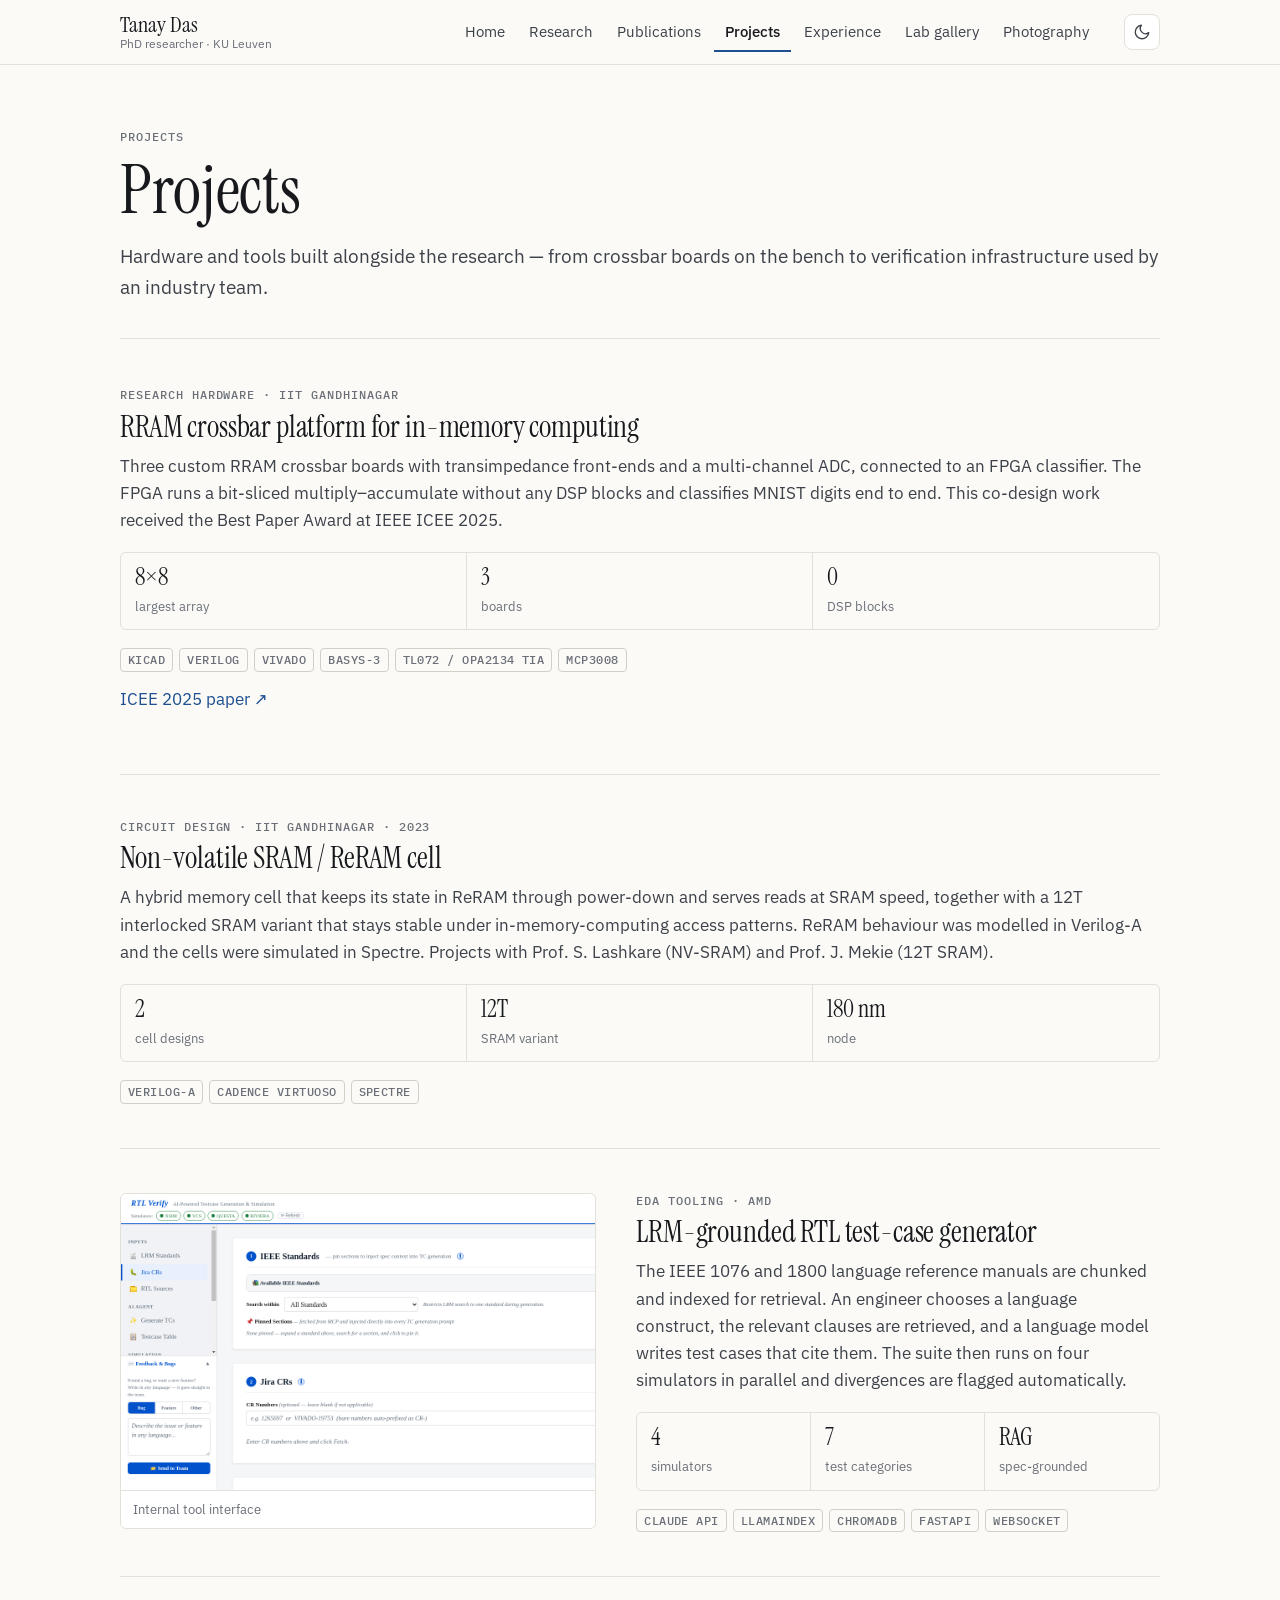
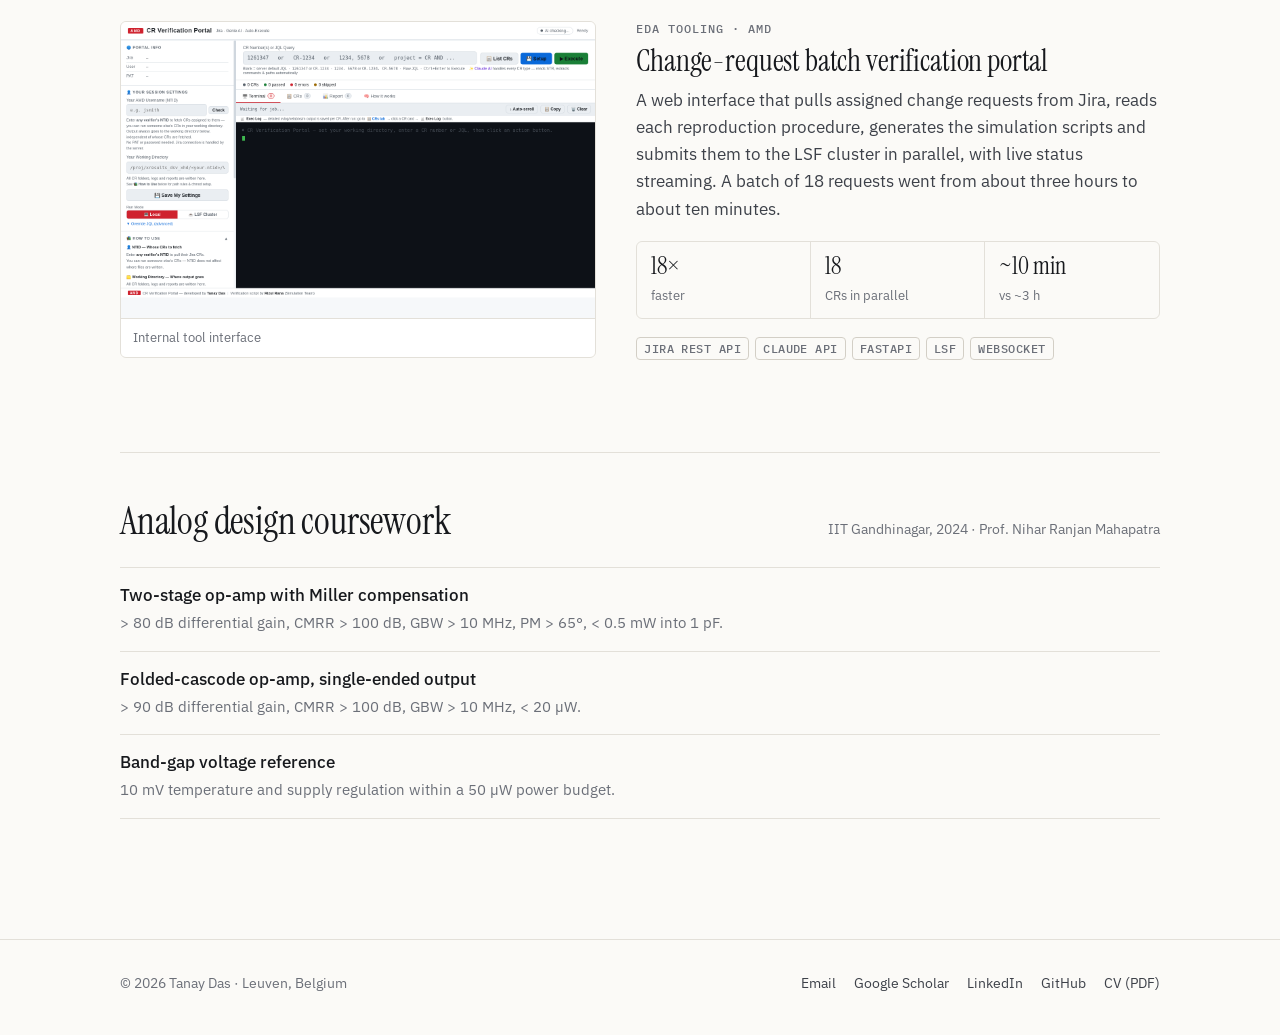
<file: projects.html>
<!DOCTYPE html>
<html lang="en">
<head>
<meta charset="utf-8">
<meta name="viewport" content="width=device-width, initial-scale=1">
<title>Projects — Tanay Das</title>
<meta name="description" content="Projects by Tanay Das: RRAM crossbar hardware, non-volatile memory cells and AI-assisted verification tools.">
<meta name="author" content="Tanay Das">
<meta property="og:title" content="Projects — Tanay Das">
<meta property="og:description" content="Projects by Tanay Das: RRAM crossbar hardware, non-volatile memory cells and AI-assisted verification tools.">
<meta property="og:type" content="website">
<meta property="og:image" content="https://taanayd.github.io/portfolio/assets/og-card.jpg?v=202611280051">
<meta property="og:image:width" content="1200">
<meta property="og:image:height" content="627">
<meta property="og:image:alt" content="Tanay Das — PhD researcher, COSIC, KU Leuven">
<meta property="og:url" content="https://taanayd.github.io/portfolio/projects.html">
<meta property="og:site_name" content="Tanay Das">
<meta name="twitter:card" content="summary_large_image">
<link rel="canonical" href="https://taanayd.github.io/portfolio/projects.html">
<meta name="theme-color" content="#fbfaf7" media="(prefers-color-scheme: light)">
<meta name="theme-color" content="#111214" media="(prefers-color-scheme: dark)">
<script>(function(){var t;try{t=localStorage.getItem('theme')}catch(e){}if(!t)t=matchMedia('(prefers-color-scheme: dark)').matches?'dark':'light';document.documentElement.setAttribute('data-theme',t);document.documentElement.classList.add('js')})();</script>
<link rel="preload" href="assets/fonts/ibm-plex-sans-latin-400-normal.woff2" as="font" type="font/woff2" crossorigin>
<link rel="preload" href="assets/fonts/instrument-serif-latin-400-normal.woff2" as="font" type="font/woff2" crossorigin>
<link rel="icon" href="assets/favicon.svg" type="image/svg+xml">
<link rel="apple-touch-icon" href="assets/apple-touch-icon.png">
<link rel="stylesheet" href="assets/css/fonts.css?v=202611280051">
<link rel="stylesheet" href="assets/css/site.css?v=202611280051">
<script src="assets/js/site.js?v=202611280051" defer></script>
</head>
<body>
<a class="skip" href="#main">Skip to content</a>
<header class="site-header">
  <div class="wrap">
    <a class="brand" href="index.html"><b>Tanay Das</b><span>PhD researcher · KU Leuven</span></a>
    <button class="icon-btn menu-btn" type="button" data-menu aria-controls="site-nav" aria-expanded="false" aria-label="Open menu"><svg viewBox="0 0 24 24" fill="none" stroke="currentColor" stroke-width="1.8" stroke-linecap="round" aria-hidden="true"><path d="M4 7h16M4 12h16M4 17h16"/></svg></button>
    <nav class="nav" id="site-nav" aria-label="Main">
      <a href="index.html">Home</a>
      <a href="research.html">Research</a>
      <a href="publications.html">Publications</a>
      <a href="projects.html" aria-current="page">Projects</a>
      <a href="experience.html">Experience</a>
      <a href="gallery.html">Lab gallery</a>
      <a href="photography.html">Photography</a>
    </nav>
    <button class="icon-btn theme-toggle" type="button" data-theme-toggle aria-label="Toggle dark theme"><svg class="moon" viewBox="0 0 24 24" fill="none" stroke="currentColor" stroke-width="1.8" stroke-linecap="round" stroke-linejoin="round" aria-hidden="true"><path d="M21 12.8A9 9 0 1 1 11.2 3a7 7 0 0 0 9.8 9.8z"/></svg><svg class="sun" viewBox="0 0 24 24" fill="none" stroke="currentColor" stroke-width="1.8" stroke-linecap="round" aria-hidden="true"><circle cx="12" cy="12" r="4"/><path d="M12 2v2M12 20v2M4.9 4.9l1.4 1.4M17.7 17.7l1.4 1.4M2 12h2M20 12h2M4.9 19.1l1.4-1.4M17.7 6.3l1.4-1.4"/></svg></button>
  </div>
</header>
<main id="main">
<div class="wrap">
<header class="page-head">
  <div class="eyebrow">Projects</div>
  <h1>Projects</h1>
  <p class="lede">Hardware and tools built alongside the research — from crossbar boards on the bench to verification infrastructure used by an industry team.</p>
</header>
<section class="section" style="padding-top:0" data-lightbox>
<article class="project no-media">
  
  <div>
    <div class="eyebrow">Research hardware · IIT Gandhinagar</div>
    <h3>RRAM crossbar platform for in-memory computing</h3>
    <p>Three custom RRAM crossbar boards with transimpedance front-ends and a multi-channel ADC, connected to an FPGA classifier. The FPGA runs a bit-sliced multiply–accumulate without any DSP blocks and classifies MNIST digits end to end. This co-design work received the Best Paper Award at IEEE ICEE 2025.</p>
    <div class="facts"><div><b>8×8</b><span>largest array</span></div><div><b>3</b><span>boards</span></div><div><b>0</b><span>DSP blocks</span></div></div>
    <div class="stack"><span class="tag">KiCad</span><span class="tag">Verilog</span><span class="tag">Vivado</span><span class="tag">Basys-3</span><span class="tag">TL072 / OPA2134 TIA</span><span class="tag">MCP3008</span></div>
    <p style="margin-top:14px"><a href="https://ieeexplore.ieee.org/abstract/document/11409883" rel="noopener">ICEE 2025 paper ↗</a></p>
  </div>
</article>
<article class="project no-media">
  
  <div>
    <div class="eyebrow">Circuit design · IIT Gandhinagar · 2023</div>
    <h3>Non-volatile SRAM / ReRAM cell</h3>
    <p>A hybrid memory cell that keeps its state in ReRAM through power-down and serves reads at SRAM speed, together with a 12T interlocked SRAM variant that stays stable under in-memory-computing access patterns. ReRAM behaviour was modelled in Verilog-A and the cells were simulated in Spectre. Projects with Prof. S. Lashkare (NV-SRAM) and Prof. J. Mekie (12T SRAM).</p>
    <div class="facts"><div><b>2</b><span>cell designs</span></div><div><b>12T</b><span>SRAM variant</span></div><div><b>180 nm</b><span>node</span></div></div>
    <div class="stack"><span class="tag">Verilog-A</span><span class="tag">Cadence Virtuoso</span><span class="tag">Spectre</span></div>
    
  </div>
</article>
<article class="project">
  <figure><a href="images/platform-live.png"><img src="images/platform-live.png" alt="Screenshot of the test-case generator interface" loading="lazy"></a><figcaption>Internal tool interface</figcaption></figure>
  <div>
    <div class="eyebrow">EDA tooling · AMD</div>
    <h3>LRM-grounded RTL test-case generator</h3>
    <p>The IEEE 1076 and 1800 language reference manuals are chunked and indexed for retrieval. An engineer chooses a language construct, the relevant clauses are retrieved, and a language model writes test cases that cite them. The suite then runs on four simulators in parallel and divergences are flagged automatically.</p>
    <div class="facts"><div><b>4</b><span>simulators</span></div><div><b>7</b><span>test categories</span></div><div><b>RAG</b><span>spec-grounded</span></div></div>
    <div class="stack"><span class="tag">Claude API</span><span class="tag">LlamaIndex</span><span class="tag">ChromaDB</span><span class="tag">FastAPI</span><span class="tag">WebSocket</span></div>
    
  </div>
</article>
<article class="project">
  <figure><a href="images/tool-portal.png"><img src="images/tool-portal.png" alt="Screenshot of the batch verification portal" loading="lazy"></a><figcaption>Internal tool interface</figcaption></figure>
  <div>
    <div class="eyebrow">EDA tooling · AMD</div>
    <h3>Change-request batch verification portal</h3>
    <p>A web interface that pulls assigned change requests from Jira, reads each reproduction procedure, generates the simulation scripts and submits them to the LSF cluster in parallel, with live status streaming. A batch of 18 requests went from about three hours to about ten minutes.</p>
    <div class="facts"><div><b>18×</b><span>faster</span></div><div><b>18</b><span>CRs in parallel</span></div><div><b>~10 min</b><span>vs ~3 h</span></div></div>
    <div class="stack"><span class="tag">Jira REST API</span><span class="tag">Claude API</span><span class="tag">FastAPI</span><span class="tag">LSF</span><span class="tag">WebSocket</span></div>
    
  </div>
</article>
</section>
<section class="section">
  <div class="section-head"><h2>Analog design coursework</h2><span class="muted small">IIT Gandhinagar, 2024 · Prof. Nihar Ranjan Mahapatra</span></div>
  <ul class="plain interest-list">
    <li><b>Two-stage op-amp with Miller compensation</b><span>> 80 dB differential gain, CMRR > 100 dB, GBW > 10 MHz, PM > 65°, < 0.5 mW into 1 pF.</span></li>
    <li><b>Folded-cascode op-amp, single-ended output</b><span>> 90 dB differential gain, CMRR > 100 dB, GBW > 10 MHz, < 20 µW.</span></li>
    <li><b>Band-gap voltage reference</b><span>10 mV temperature and supply regulation within a 50 µW power budget.</span></li>
  </ul>
</section>
</div>
</main>
<footer class="site-footer">
  <div class="wrap">
    <span>© 2026 Tanay Das · Leuven, Belgium</span>
    <nav aria-label="Elsewhere">
      <a href="mailto:taanayd@gmail.com">Email</a>
      <a href="https://scholar.google.com/citations?user=6aBaFCcAAAAJ" rel="noopener">Google Scholar</a>
      <a href="https://www.linkedin.com/in/dastanay/" rel="noopener">LinkedIn</a>
      <a href="https://github.com/taanayd" rel="noopener">GitHub</a>
      <a href="Tanay_CV_PhD.pdf?v=202611280051">CV (PDF)</a>
    </nav>
  </div>
</footer>
<script type="module" src="assets/js/lightbox.js?v=202611280051"></script>
</body>
</html>
</file>
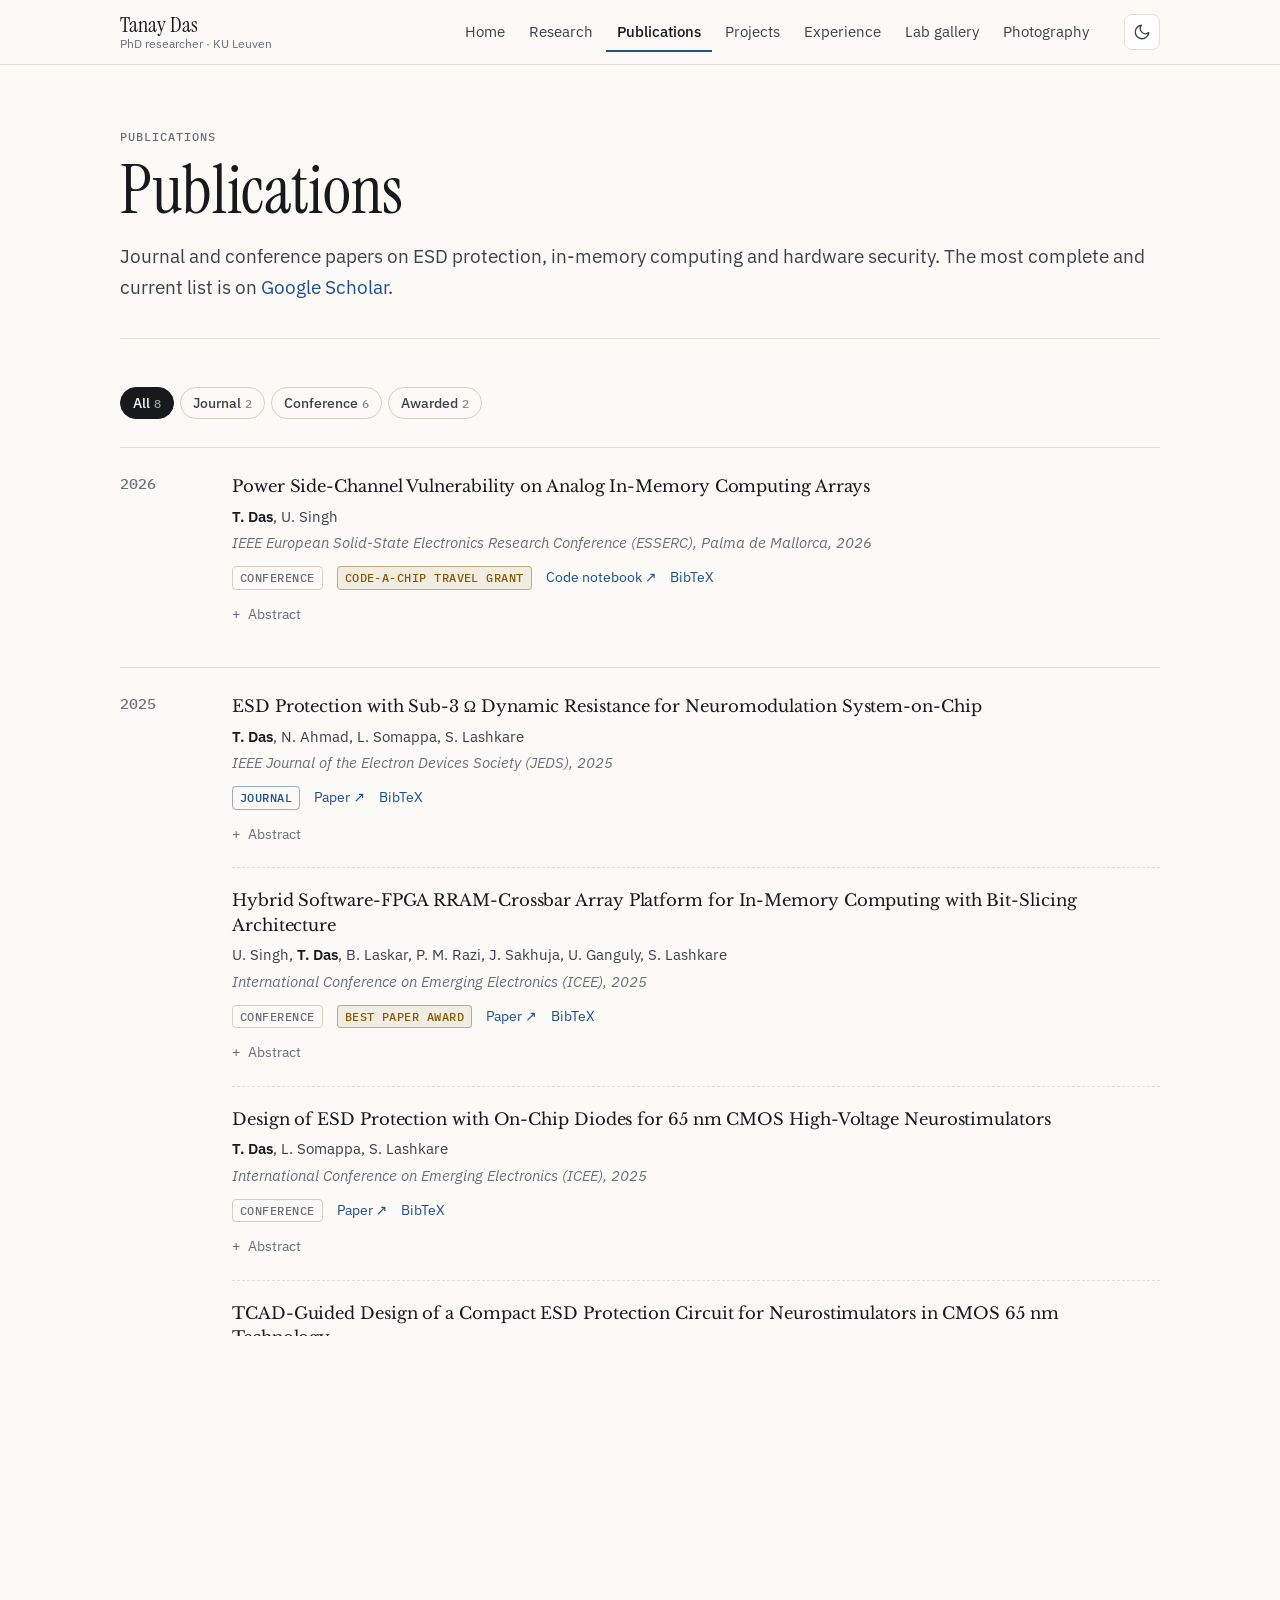
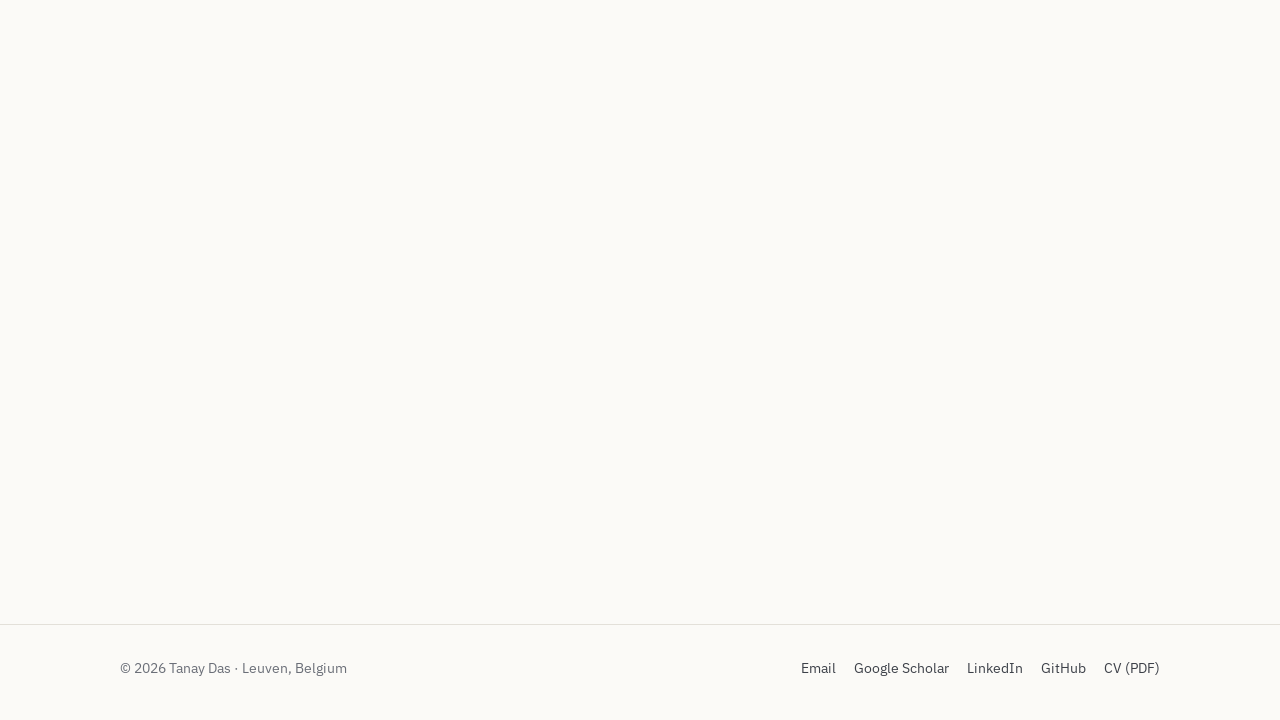
<file: publications.html>
<!DOCTYPE html>
<html lang="en">
<head>
<meta charset="utf-8">
<meta name="viewport" content="width=device-width, initial-scale=1">
<title>Publications — Tanay Das</title>
<meta name="description" content="Publications by Tanay Das on ESD protection, RRAM in-memory computing and hardware security.">
<meta name="author" content="Tanay Das">
<meta property="og:title" content="Publications — Tanay Das">
<meta property="og:description" content="Publications by Tanay Das on ESD protection, RRAM in-memory computing and hardware security.">
<meta property="og:type" content="website">
<meta property="og:image" content="https://taanayd.github.io/portfolio/assets/og-card.jpg?v=202611280051">
<meta property="og:image:width" content="1200">
<meta property="og:image:height" content="627">
<meta property="og:image:alt" content="Tanay Das — PhD researcher, COSIC, KU Leuven">
<meta property="og:url" content="https://taanayd.github.io/portfolio/publications.html">
<meta property="og:site_name" content="Tanay Das">
<meta name="twitter:card" content="summary_large_image">
<link rel="canonical" href="https://taanayd.github.io/portfolio/publications.html">
<meta name="theme-color" content="#fbfaf7" media="(prefers-color-scheme: light)">
<meta name="theme-color" content="#111214" media="(prefers-color-scheme: dark)">
<script>(function(){var t;try{t=localStorage.getItem('theme')}catch(e){}if(!t)t=matchMedia('(prefers-color-scheme: dark)').matches?'dark':'light';document.documentElement.setAttribute('data-theme',t);document.documentElement.classList.add('js')})();</script>
<link rel="preload" href="assets/fonts/ibm-plex-sans-latin-400-normal.woff2" as="font" type="font/woff2" crossorigin>
<link rel="preload" href="assets/fonts/instrument-serif-latin-400-normal.woff2" as="font" type="font/woff2" crossorigin>
<link rel="icon" href="assets/favicon.svg" type="image/svg+xml">
<link rel="apple-touch-icon" href="assets/apple-touch-icon.png">
<link rel="stylesheet" href="assets/css/fonts.css?v=202611280051">
<link rel="stylesheet" href="assets/css/site.css?v=202611280051">
<script src="assets/js/site.js?v=202611280051" defer></script>
</head>
<body>
<a class="skip" href="#main">Skip to content</a>
<header class="site-header">
  <div class="wrap">
    <a class="brand" href="index.html"><b>Tanay Das</b><span>PhD researcher · KU Leuven</span></a>
    <button class="icon-btn menu-btn" type="button" data-menu aria-controls="site-nav" aria-expanded="false" aria-label="Open menu"><svg viewBox="0 0 24 24" fill="none" stroke="currentColor" stroke-width="1.8" stroke-linecap="round" aria-hidden="true"><path d="M4 7h16M4 12h16M4 17h16"/></svg></button>
    <nav class="nav" id="site-nav" aria-label="Main">
      <a href="index.html">Home</a>
      <a href="research.html">Research</a>
      <a href="publications.html" aria-current="page">Publications</a>
      <a href="projects.html">Projects</a>
      <a href="experience.html">Experience</a>
      <a href="gallery.html">Lab gallery</a>
      <a href="photography.html">Photography</a>
    </nav>
    <button class="icon-btn theme-toggle" type="button" data-theme-toggle aria-label="Toggle dark theme"><svg class="moon" viewBox="0 0 24 24" fill="none" stroke="currentColor" stroke-width="1.8" stroke-linecap="round" stroke-linejoin="round" aria-hidden="true"><path d="M21 12.8A9 9 0 1 1 11.2 3a7 7 0 0 0 9.8 9.8z"/></svg><svg class="sun" viewBox="0 0 24 24" fill="none" stroke="currentColor" stroke-width="1.8" stroke-linecap="round" aria-hidden="true"><circle cx="12" cy="12" r="4"/><path d="M12 2v2M12 20v2M4.9 4.9l1.4 1.4M17.7 17.7l1.4 1.4M2 12h2M20 12h2M4.9 19.1l1.4-1.4M17.7 6.3l1.4-1.4"/></svg></button>
  </div>
</header>
<main id="main">
<div class="wrap">
<header class="page-head">
  <div class="eyebrow">Publications</div>
  <h1>Publications</h1>
  <p class="lede">Journal and conference papers on ESD protection, in-memory computing and hardware security. The most complete and current list is on <a href="https://scholar.google.com/citations?user=6aBaFCcAAAAJ" rel="noopener">Google Scholar</a>.</p>
</header>
<div class="filters" data-filter-group="#pub-list" role="group" aria-label="Filter publications">
  <button type="button" class="chip" data-filter="all" aria-pressed="true">All<span class="n">8</span></button>
  <button type="button" class="chip" data-filter="journal" aria-pressed="false">Journal<span class="n">2</span></button>
  <button type="button" class="chip" data-filter="conference" aria-pressed="false">Conference<span class="n">6</span></button>
  <button type="button" class="chip" data-filter="award" aria-pressed="false">Awarded<span class="n">2</span></button>
</div>
<div id="pub-list">
  <section class="year-group" data-group>
    <h2>2026</h2>
    <div>
    <article class="pub" data-kind="conference award">
      <h3 class="pub-title">Power Side-Channel Vulnerability on Analog In-Memory Computing Arrays</h3>
      <p class="pub-authors"><span class="me">T. Das</span>, U. Singh</p>
      <p class="pub-venue">IEEE European Solid-State Electronics Research Conference (ESSERC), Palma de Mallorca, 2026</p>
      <div class="pub-meta"><span class="tag">Conference</span><span class="tag award">Code-a-Chip travel grant</span> <a href="https://github.com/taanayd/sscs-ose-code-a-chip.github.io/tree/main/VLSI26/submitted_notebooks/IMC_Side_Channel_Analysis" rel="noopener">Code notebook ↗</a> <button type="button" data-bib="bib-das2026sidechannel">BibTeX</button></div>
      <details><summary>Abstract</summary><p>Shows that analog in-memory computing arrays leak their stored weights through the supply rail. On an RRAM 1T1R crossbar in the open SKY130 PDK, power traces alone reveal Hamming-weight leakage (ρ = 0.9979) and allow full weight extraction (ρ = 0.9998).</p></details>
      <pre class="bib" id="bib-das2026sidechannel" hidden>@inproceedings{das2026sidechannel,
  title  = {Power Side-Channel Vulnerability on Analog In-Memory Computing Arrays},
  author = {T. Das and U. Singh},
  booktitle = {IEEE European Solid-State Electronics Research Conference (ESSERC)},
  year   = {2026}
}</pre>
    </article>
    </div>
  </section>
  <section class="year-group" data-group>
    <h2>2025</h2>
    <div>
    <article class="pub" data-kind="journal">
      <h3 class="pub-title">ESD Protection with Sub-3 Ω Dynamic Resistance for Neuromodulation System-on-Chip</h3>
      <p class="pub-authors"><span class="me">T. Das</span>, N. Ahmad, L. Somappa, S. Lashkare</p>
      <p class="pub-venue">IEEE Journal of the Electron Devices Society (JEDS), 2025</p>
      <div class="pub-meta"><span class="tag journal">Journal</span> <a href="https://ieeexplore.ieee.org/abstract/document/11391546" rel="noopener">Paper ↗</a> <button type="button" data-bib="bib-das2025jeds">BibTeX</button></div>
      <details><summary>Abstract</summary><p>An ESD protection topology with sub-3 Ω dynamic resistance for neuromodulation SoCs in 65 nm CMOS, validated by transmission-line-pulse characterisation and compliant with IEC 61000-4-2 for 10 V neurostimulator operation.</p></details>
      <pre class="bib" id="bib-das2025jeds" hidden>@article{das2025jeds,
  title  = {ESD Protection with Sub-3 Ω Dynamic Resistance for Neuromodulation System-on-Chip},
  author = {T. Das and N. Ahmad and L. Somappa and S. Lashkare},
  journal = {IEEE Journal of the Electron Devices Society},
  year   = {2025}
}</pre>
    </article>
    <article class="pub" data-kind="conference award">
      <h3 class="pub-title">Hybrid Software-FPGA RRAM-Crossbar Array Platform for In-Memory Computing with Bit-Slicing Architecture</h3>
      <p class="pub-authors">U. Singh, <span class="me">T. Das</span>, B. Laskar, P. M. Razi, J. Sakhuja, U. Ganguly, S. Lashkare</p>
      <p class="pub-venue">International Conference on Emerging Electronics (ICEE), 2025</p>
      <div class="pub-meta"><span class="tag">Conference</span><span class="tag award">Best Paper Award</span> <a href="https://ieeexplore.ieee.org/abstract/document/11409883" rel="noopener">Paper ↗</a> <button type="button" data-bib="bib-singh2025hybrid">BibTeX</button></div>
      <details><summary>Abstract</summary><p>A hybrid software–FPGA platform built around RRAM crossbar arrays, using a bit-slicing architecture for in-memory computing.</p></details>
      <pre class="bib" id="bib-singh2025hybrid" hidden>@inproceedings{singh2025hybrid,
  title  = {Hybrid Software-FPGA RRAM-Crossbar Array Platform for In-Memory Computing with Bit-Slicing Architecture},
  author = {U. Singh and T. Das and B. Laskar and P. M. Razi and J. Sakhuja and U. Ganguly and S. Lashkare},
  booktitle = {International Conference on Emerging Electronics (ICEE)},
  year   = {2025}
}</pre>
    </article>
    <article class="pub" data-kind="conference">
      <h3 class="pub-title">Design of ESD Protection with On-Chip Diodes for 65 nm CMOS High-Voltage Neurostimulators</h3>
      <p class="pub-authors"><span class="me">T. Das</span>, L. Somappa, S. Lashkare</p>
      <p class="pub-venue">International Conference on Emerging Electronics (ICEE), 2025</p>
      <div class="pub-meta"><span class="tag">Conference</span> <a href="https://ieeexplore.ieee.org/abstract/document/11409724" rel="noopener">Paper ↗</a> <button type="button" data-bib="bib-das2025diodes">BibTeX</button></div>
      <details><summary>Abstract</summary><p>On-chip diode-based ESD protection for high-voltage neurostimulator circuits in 65 nm CMOS, characterised with transmission-line pulsing.</p></details>
      <pre class="bib" id="bib-das2025diodes" hidden>@inproceedings{das2025diodes,
  title  = {Design of ESD Protection with On-Chip Diodes for 65 nm CMOS High-Voltage Neurostimulators},
  author = {T. Das and L. Somappa and S. Lashkare},
  booktitle = {International Conference on Emerging Electronics (ICEE)},
  year   = {2025}
}</pre>
    </article>
    <article class="pub" data-kind="conference">
      <h3 class="pub-title">TCAD-Guided Design of a Compact ESD Protection Circuit for Neurostimulators in CMOS 65 nm Technology</h3>
      <p class="pub-authors">N. Maheshwari, <span class="me">T. Das</span>, S. Kadam, L. Somappa, S. Lashkare</p>
      <p class="pub-venue">International Conference on Emerging Electronics (ICEE), 2025</p>
      <div class="pub-meta"><span class="tag">Conference</span> <a href="https://ieeexplore.ieee.org/abstract/document/11409969" rel="noopener">Paper ↗</a> <button type="button" data-bib="bib-maheshwari2025tcad">BibTeX</button></div>
      <details><summary>Abstract</summary><p>Device-level TCAD simulation used to guide the design of a compact ESD protection circuit for 65 nm neurostimulator applications.</p></details>
      <pre class="bib" id="bib-maheshwari2025tcad" hidden>@inproceedings{maheshwari2025tcad,
  title  = {TCAD-Guided Design of a Compact ESD Protection Circuit for Neurostimulators in CMOS 65 nm Technology},
  author = {N. Maheshwari and T. Das and S. Kadam and L. Somappa and S. Lashkare},
  booktitle = {International Conference on Emerging Electronics (ICEE)},
  year   = {2025}
}</pre>
    </article>
    <article class="pub" data-kind="conference">
      <h3 class="pub-title">Enhanced ESD Protection Techniques for 10 V Neurostimulator Circuits in 65 nm CMOS Technology</h3>
      <p class="pub-authors"><span class="me">T. Das</span>, N. Ahmad, L. Somappa, S. Lashkare</p>
      <p class="pub-venue">IEEE Electron Devices Technology and Manufacturing Conference (EDTM), 2025</p>
      <div class="pub-meta"><span class="tag">Conference</span> <a href="https://ieeexplore.ieee.org/abstract/document/11041318" rel="noopener">Paper ↗</a> <button type="button" data-bib="bib-das2025edtm">BibTeX</button></div>
      <details><summary>Abstract</summary><p>ESD protection techniques that allow 10 V operation of neurostimulator circuits in 65 nm CMOS while meeting IEC 61000-4-2.</p></details>
      <pre class="bib" id="bib-das2025edtm" hidden>@inproceedings{das2025edtm,
  title  = {Enhanced ESD Protection Techniques for 10 V Neurostimulator Circuits in 65 nm CMOS Technology},
  author = {T. Das and N. Ahmad and L. Somappa and S. Lashkare},
  booktitle = {IEEE Electron Devices Technology and Manufacturing Conference (EDTM)},
  year   = {2025}
}</pre>
    </article>
    </div>
  </section>
  <section class="year-group" data-group>
    <h2>2024</h2>
    <div>
    <article class="pub" data-kind="conference">
      <h3 class="pub-title">Dynamic Resistance Reduction Methods for Voltage Clamp Lowering to Enhance GGNMOS ESD Protection</h3>
      <p class="pub-authors"><span class="me">T. Das</span>, M. Pathak, S. Lashkare</p>
      <p class="pub-venue">International Symposium on VLSI Design and Test (VDAT), 2024</p>
      <div class="pub-meta"><span class="tag">Conference</span> <a href="https://ieeexplore.ieee.org/document/10705717/" rel="noopener">Paper ↗</a> <button type="button" data-bib="bib-das2024vdat">BibTeX</button></div>
      <details><summary>Abstract</summary><p>Circuit-level methods that reduce the dynamic on-resistance of GGNMOS clamps, lowering the clamping voltage without compromising holding behaviour.</p></details>
      <pre class="bib" id="bib-das2024vdat" hidden>@inproceedings{das2024vdat,
  title  = {Dynamic Resistance Reduction Methods for Voltage Clamp Lowering to Enhance GGNMOS ESD Protection},
  author = {T. Das and M. Pathak and S. Lashkare},
  booktitle = {International Symposium on VLSI Design and Test (VDAT)},
  year   = {2024}
}</pre>
    </article>
    </div>
  </section>
  <section class="year-group" data-group>
    <h2>2022</h2>
    <div>
    <article class="pub" data-kind="journal">
      <h3 class="pub-title">Synthesis and Characterization of MXene from MAX Phase</h3>
      <p class="pub-authors">A. Ghosh, H. Pal, <span class="me">T. Das</span>, S. Chatterjee, A. Das</p>
      <p class="pub-venue">Materials Today: Proceedings, 2022</p>
      <div class="pub-meta"><span class="tag journal">Journal</span> <a href="https://doi.org/10.1016/j.matpr.2022.02.253" rel="noopener">Paper ↗</a> <button type="button" data-bib="bib-ghosh2022mxene">BibTeX</button></div>
      <details><summary>Abstract</summary><p>Synthesis and structural characterisation of two-dimensional MXene derived from MAX-phase precursors.</p></details>
      <pre class="bib" id="bib-ghosh2022mxene" hidden>@article{ghosh2022mxene,
  title  = {Synthesis and Characterization of MXene from MAX Phase},
  author = {A. Ghosh and H. Pal and T. Das and S. Chatterjee and A. Das},
  journal = {Materials Today: Proceedings},
  year   = {2022}
}</pre>
    </article>
    </div>
  </section>
</div>
</div>
</main>
<footer class="site-footer">
  <div class="wrap">
    <span>© 2026 Tanay Das · Leuven, Belgium</span>
    <nav aria-label="Elsewhere">
      <a href="mailto:taanayd@gmail.com">Email</a>
      <a href="https://scholar.google.com/citations?user=6aBaFCcAAAAJ" rel="noopener">Google Scholar</a>
      <a href="https://www.linkedin.com/in/dastanay/" rel="noopener">LinkedIn</a>
      <a href="https://github.com/taanayd" rel="noopener">GitHub</a>
      <a href="Tanay_CV_PhD.pdf?v=202611280051">CV (PDF)</a>
    </nav>
  </div>
</footer>

</body>
</html>
</file>
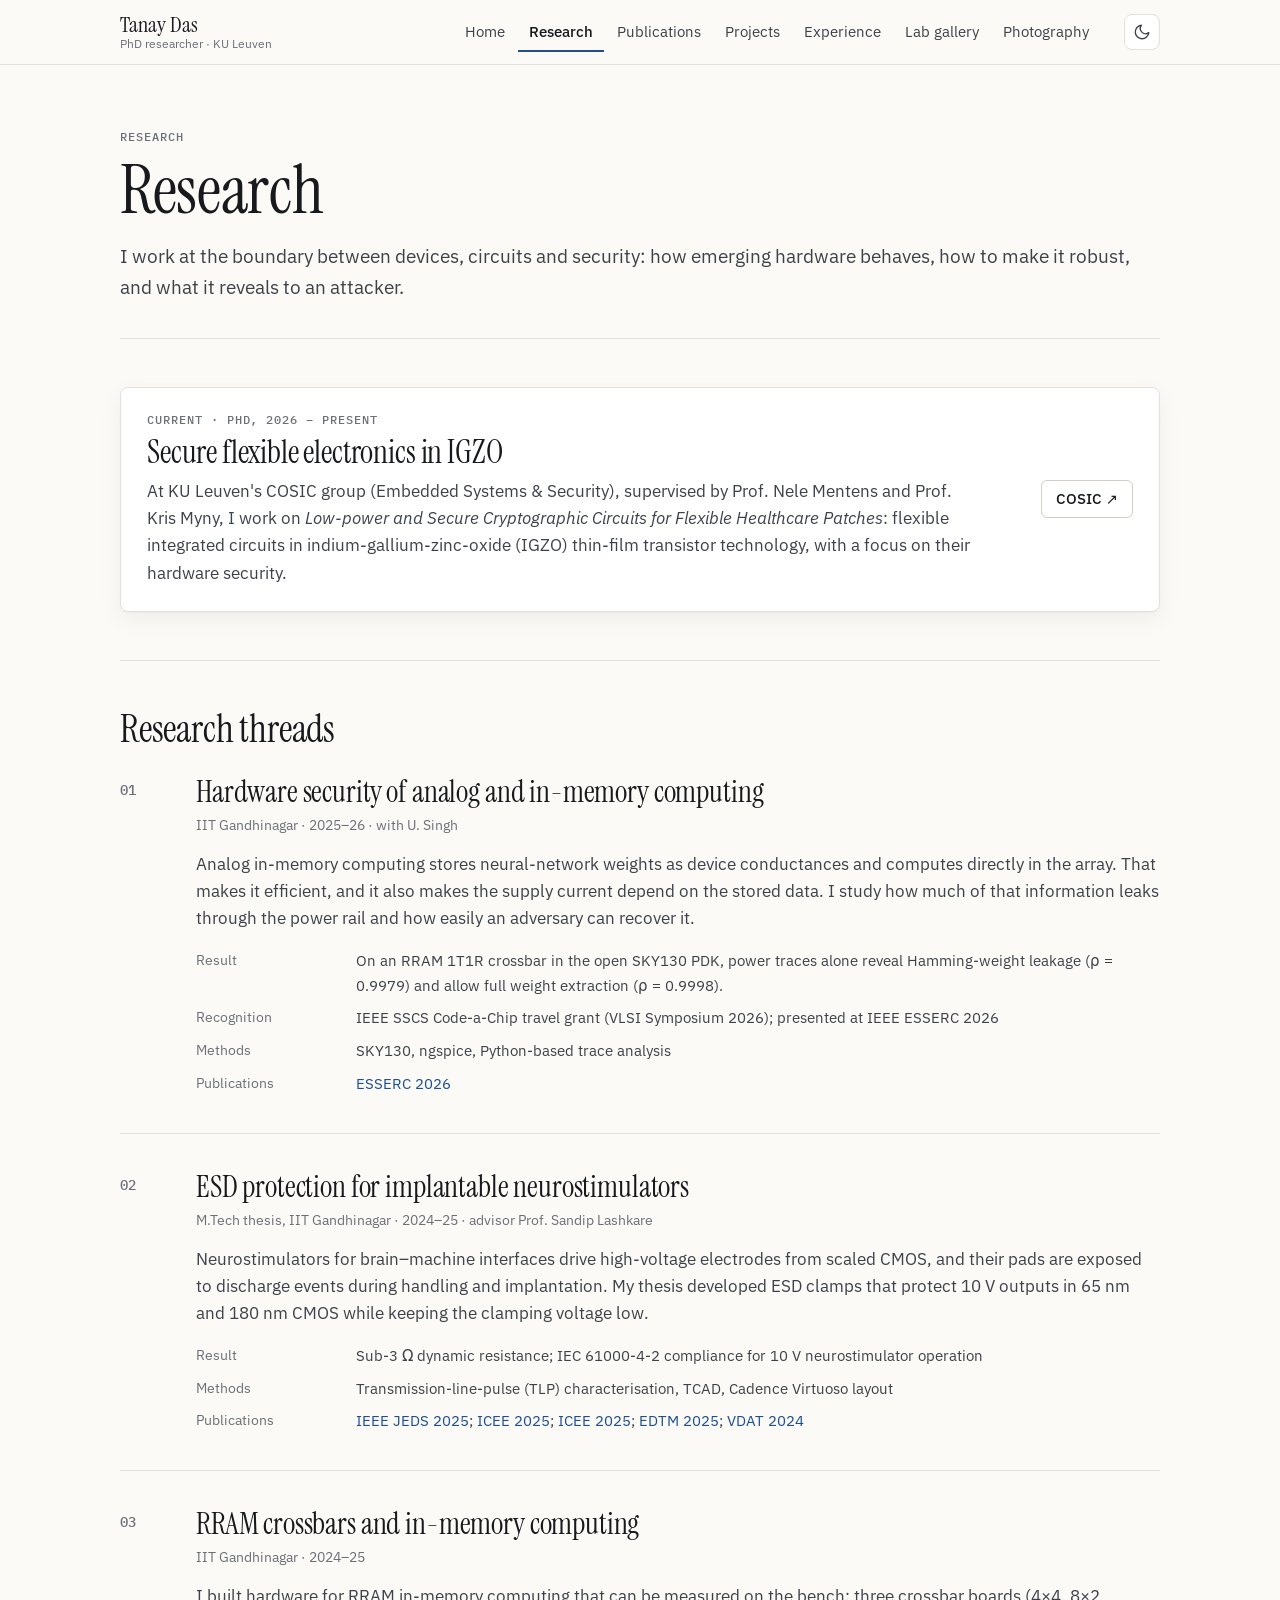
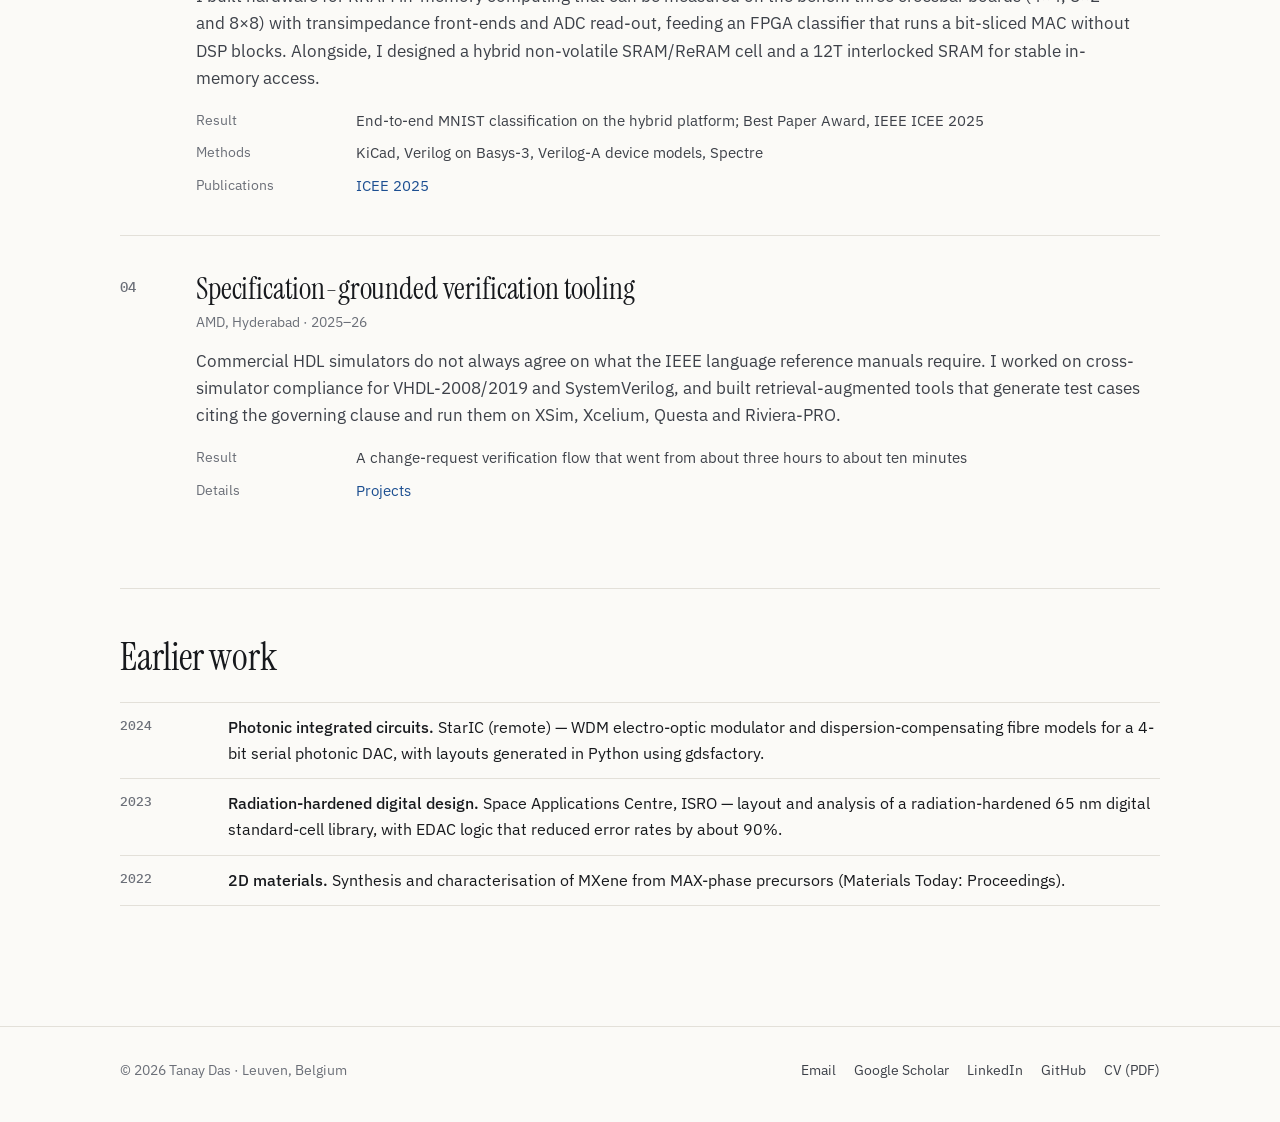
<file: research.html>
<!DOCTYPE html>
<html lang="en">
<head>
<meta charset="utf-8">
<meta name="viewport" content="width=device-width, initial-scale=1">
<title>Research — Tanay Das</title>
<meta name="description" content="Research by Tanay Das: hardware security of in-memory computing, ESD protection for neurostimulators, RRAM crossbars, and flexible IGZO electronics.">
<meta name="author" content="Tanay Das">
<meta property="og:title" content="Research — Tanay Das">
<meta property="og:description" content="Research by Tanay Das: hardware security of in-memory computing, ESD protection for neurostimulators, RRAM crossbars, and flexible IGZO electronics.">
<meta property="og:type" content="website">
<meta property="og:image" content="https://taanayd.github.io/portfolio/assets/og-card.jpg?v=202611280051">
<meta property="og:image:width" content="1200">
<meta property="og:image:height" content="627">
<meta property="og:image:alt" content="Tanay Das — PhD researcher, COSIC, KU Leuven">
<meta property="og:url" content="https://taanayd.github.io/portfolio/research.html">
<meta property="og:site_name" content="Tanay Das">
<meta name="twitter:card" content="summary_large_image">
<link rel="canonical" href="https://taanayd.github.io/portfolio/research.html">
<meta name="theme-color" content="#fbfaf7" media="(prefers-color-scheme: light)">
<meta name="theme-color" content="#111214" media="(prefers-color-scheme: dark)">
<script>(function(){var t;try{t=localStorage.getItem('theme')}catch(e){}if(!t)t=matchMedia('(prefers-color-scheme: dark)').matches?'dark':'light';document.documentElement.setAttribute('data-theme',t);document.documentElement.classList.add('js')})();</script>
<link rel="preload" href="assets/fonts/ibm-plex-sans-latin-400-normal.woff2" as="font" type="font/woff2" crossorigin>
<link rel="preload" href="assets/fonts/instrument-serif-latin-400-normal.woff2" as="font" type="font/woff2" crossorigin>
<link rel="icon" href="assets/favicon.svg" type="image/svg+xml">
<link rel="apple-touch-icon" href="assets/apple-touch-icon.png">
<link rel="stylesheet" href="assets/css/fonts.css?v=202611280051">
<link rel="stylesheet" href="assets/css/site.css?v=202611280051">
<script src="assets/js/site.js?v=202611280051" defer></script>
</head>
<body>
<a class="skip" href="#main">Skip to content</a>
<header class="site-header">
  <div class="wrap">
    <a class="brand" href="index.html"><b>Tanay Das</b><span>PhD researcher · KU Leuven</span></a>
    <button class="icon-btn menu-btn" type="button" data-menu aria-controls="site-nav" aria-expanded="false" aria-label="Open menu"><svg viewBox="0 0 24 24" fill="none" stroke="currentColor" stroke-width="1.8" stroke-linecap="round" aria-hidden="true"><path d="M4 7h16M4 12h16M4 17h16"/></svg></button>
    <nav class="nav" id="site-nav" aria-label="Main">
      <a href="index.html">Home</a>
      <a href="research.html" aria-current="page">Research</a>
      <a href="publications.html">Publications</a>
      <a href="projects.html">Projects</a>
      <a href="experience.html">Experience</a>
      <a href="gallery.html">Lab gallery</a>
      <a href="photography.html">Photography</a>
    </nav>
    <button class="icon-btn theme-toggle" type="button" data-theme-toggle aria-label="Toggle dark theme"><svg class="moon" viewBox="0 0 24 24" fill="none" stroke="currentColor" stroke-width="1.8" stroke-linecap="round" stroke-linejoin="round" aria-hidden="true"><path d="M21 12.8A9 9 0 1 1 11.2 3a7 7 0 0 0 9.8 9.8z"/></svg><svg class="sun" viewBox="0 0 24 24" fill="none" stroke="currentColor" stroke-width="1.8" stroke-linecap="round" aria-hidden="true"><circle cx="12" cy="12" r="4"/><path d="M12 2v2M12 20v2M4.9 4.9l1.4 1.4M17.7 17.7l1.4 1.4M2 12h2M20 12h2M4.9 19.1l1.4-1.4M17.7 6.3l1.4-1.4"/></svg></button>
  </div>
</header>
<main id="main">
<div class="wrap">
<header class="page-head">
  <div class="eyebrow">Research</div>
  <h1>Research</h1>
  <p class="lede">I work at the boundary between devices, circuits and security: how emerging hardware behaves, how to make it robust, and what it reveals to an attacker.</p>
</header>
<section class="section" style="padding-top:0">
  <div class="callout">
    <div>
      <div class="eyebrow">Current · PhD, 2026 – present</div>
      <h2>Secure flexible electronics in IGZO</h2>
      <p>At KU Leuven's COSIC group (Embedded Systems &amp; Security), supervised by Prof. Nele Mentens and Prof. Kris Myny, I work on <em>Low-power and Secure Cryptographic Circuits for Flexible Healthcare Patches</em>: flexible integrated circuits in indium-gallium-zinc-oxide (IGZO) thin-film transistor technology, with a focus on their hardware security.</p>
    </div>
    <a class="btn" href="https://www.esat.kuleuven.be/cosic/" rel="noopener">COSIC ↗</a>
  </div>
</section>
<section class="section">
  <div class="section-head"><h2>Research threads</h2></div>
<article class="theme">
  <div class="num">01</div>
  <div>
    <h3>Hardware security of analog and in-memory computing</h3>
    <div class="where">IIT Gandhinagar · 2025–26 · with U. Singh</div>
    <p>Analog in-memory computing stores neural-network weights as device conductances and computes directly in the array. That makes it efficient, and it also makes the supply current depend on the stored data. I study how much of that information leaks through the power rail and how easily an adversary can recover it.</p>
    <dl class="kv"><dt>Result</dt><dd>On an RRAM 1T1R crossbar in the open SKY130 PDK, power traces alone reveal Hamming-weight leakage (ρ = 0.9979) and allow full weight extraction (ρ = 0.9998).</dd><dt>Recognition</dt><dd>IEEE SSCS Code-a-Chip travel grant (VLSI Symposium 2026); presented at IEEE ESSERC 2026</dd><dt>Methods</dt><dd>SKY130, ngspice, Python-based trace analysis</dd><dt>Publications</dt><dd><a href="https://github.com/taanayd/sscs-ose-code-a-chip.github.io/tree/main/VLSI26/submitted_notebooks/IMC_Side_Channel_Analysis" rel="noopener">ESSERC 2026</a></dd></dl>
  </div>
</article>
<article class="theme">
  <div class="num">02</div>
  <div>
    <h3>ESD protection for implantable neurostimulators</h3>
    <div class="where">M.Tech thesis, IIT Gandhinagar · 2024–25 · advisor Prof. Sandip Lashkare</div>
    <p>Neurostimulators for brain–machine interfaces drive high-voltage electrodes from scaled CMOS, and their pads are exposed to discharge events during handling and implantation. My thesis developed ESD clamps that protect 10 V outputs in 65 nm and 180 nm CMOS while keeping the clamping voltage low.</p>
    <dl class="kv"><dt>Result</dt><dd>Sub-3 Ω dynamic resistance; IEC 61000-4-2 compliance for 10 V neurostimulator operation</dd><dt>Methods</dt><dd>Transmission-line-pulse (TLP) characterisation, TCAD, Cadence Virtuoso layout</dd><dt>Publications</dt><dd><a href="https://ieeexplore.ieee.org/abstract/document/11391546" rel="noopener">IEEE JEDS 2025</a>; <a href="https://ieeexplore.ieee.org/abstract/document/11409724" rel="noopener">ICEE 2025</a>; <a href="https://ieeexplore.ieee.org/abstract/document/11409969" rel="noopener">ICEE 2025</a>; <a href="https://ieeexplore.ieee.org/abstract/document/11041318" rel="noopener">EDTM 2025</a>; <a href="https://ieeexplore.ieee.org/document/10705717/" rel="noopener">VDAT 2024</a></dd></dl>
  </div>
</article>
<article class="theme">
  <div class="num">03</div>
  <div>
    <h3>RRAM crossbars and in-memory computing</h3>
    <div class="where">IIT Gandhinagar · 2024–25</div>
    <p>I built hardware for RRAM in-memory computing that can be measured on the bench: three crossbar boards (4×4, 8×2 and 8×8) with transimpedance front-ends and ADC read-out, feeding an FPGA classifier that runs a bit-sliced MAC without DSP blocks. Alongside, I designed a hybrid non-volatile SRAM/ReRAM cell and a 12T interlocked SRAM for stable in-memory access.</p>
    <dl class="kv"><dt>Result</dt><dd>End-to-end MNIST classification on the hybrid platform; Best Paper Award, IEEE ICEE 2025</dd><dt>Methods</dt><dd>KiCad, Verilog on Basys-3, Verilog-A device models, Spectre</dd><dt>Publications</dt><dd><a href="https://ieeexplore.ieee.org/abstract/document/11409883" rel="noopener">ICEE 2025</a></dd></dl>
  </div>
</article>
<article class="theme">
  <div class="num">04</div>
  <div>
    <h3>Specification-grounded verification tooling</h3>
    <div class="where">AMD, Hyderabad · 2025–26</div>
    <p>Commercial HDL simulators do not always agree on what the IEEE language reference manuals require. I worked on cross-simulator compliance for VHDL-2008/2019 and SystemVerilog, and built retrieval-augmented tools that generate test cases citing the governing clause and run them on XSim, Xcelium, Questa and Riviera-PRO.</p>
    <dl class="kv"><dt>Result</dt><dd>A change-request verification flow that went from about three hours to about ten minutes</dd><dt>Details</dt><dd><a href="projects.html">Projects</a></dd></dl>
  </div>
</article>
</section>
<section class="section">
  <div class="section-head"><h2>Earlier work</h2></div>
  <ul class="plain news">
    <li><time>2024</time><span><b style="font-weight:500">Photonic integrated circuits.</b> StarIC (remote) — WDM electro-optic modulator and dispersion-compensating fibre models for a 4-bit serial photonic DAC, with layouts generated in Python using gdsfactory.</span></li>
    <li><time>2023</time><span><b style="font-weight:500">Radiation-hardened digital design.</b> Space Applications Centre, ISRO — layout and analysis of a radiation-hardened 65 nm digital standard-cell library, with EDAC logic that reduced error rates by about 90%.</span></li>
    <li><time>2022</time><span><b style="font-weight:500">2D materials.</b> Synthesis and characterisation of MXene from MAX-phase precursors (Materials Today: Proceedings).</span></li>
  </ul>
</section>
</div>
</main>
<footer class="site-footer">
  <div class="wrap">
    <span>© 2026 Tanay Das · Leuven, Belgium</span>
    <nav aria-label="Elsewhere">
      <a href="mailto:taanayd@gmail.com">Email</a>
      <a href="https://scholar.google.com/citations?user=6aBaFCcAAAAJ" rel="noopener">Google Scholar</a>
      <a href="https://www.linkedin.com/in/dastanay/" rel="noopener">LinkedIn</a>
      <a href="https://github.com/taanayd" rel="noopener">GitHub</a>
      <a href="Tanay_CV_PhD.pdf?v=202611280051">CV (PDF)</a>
    </nav>
  </div>
</footer>

</body>
</html>
</file>
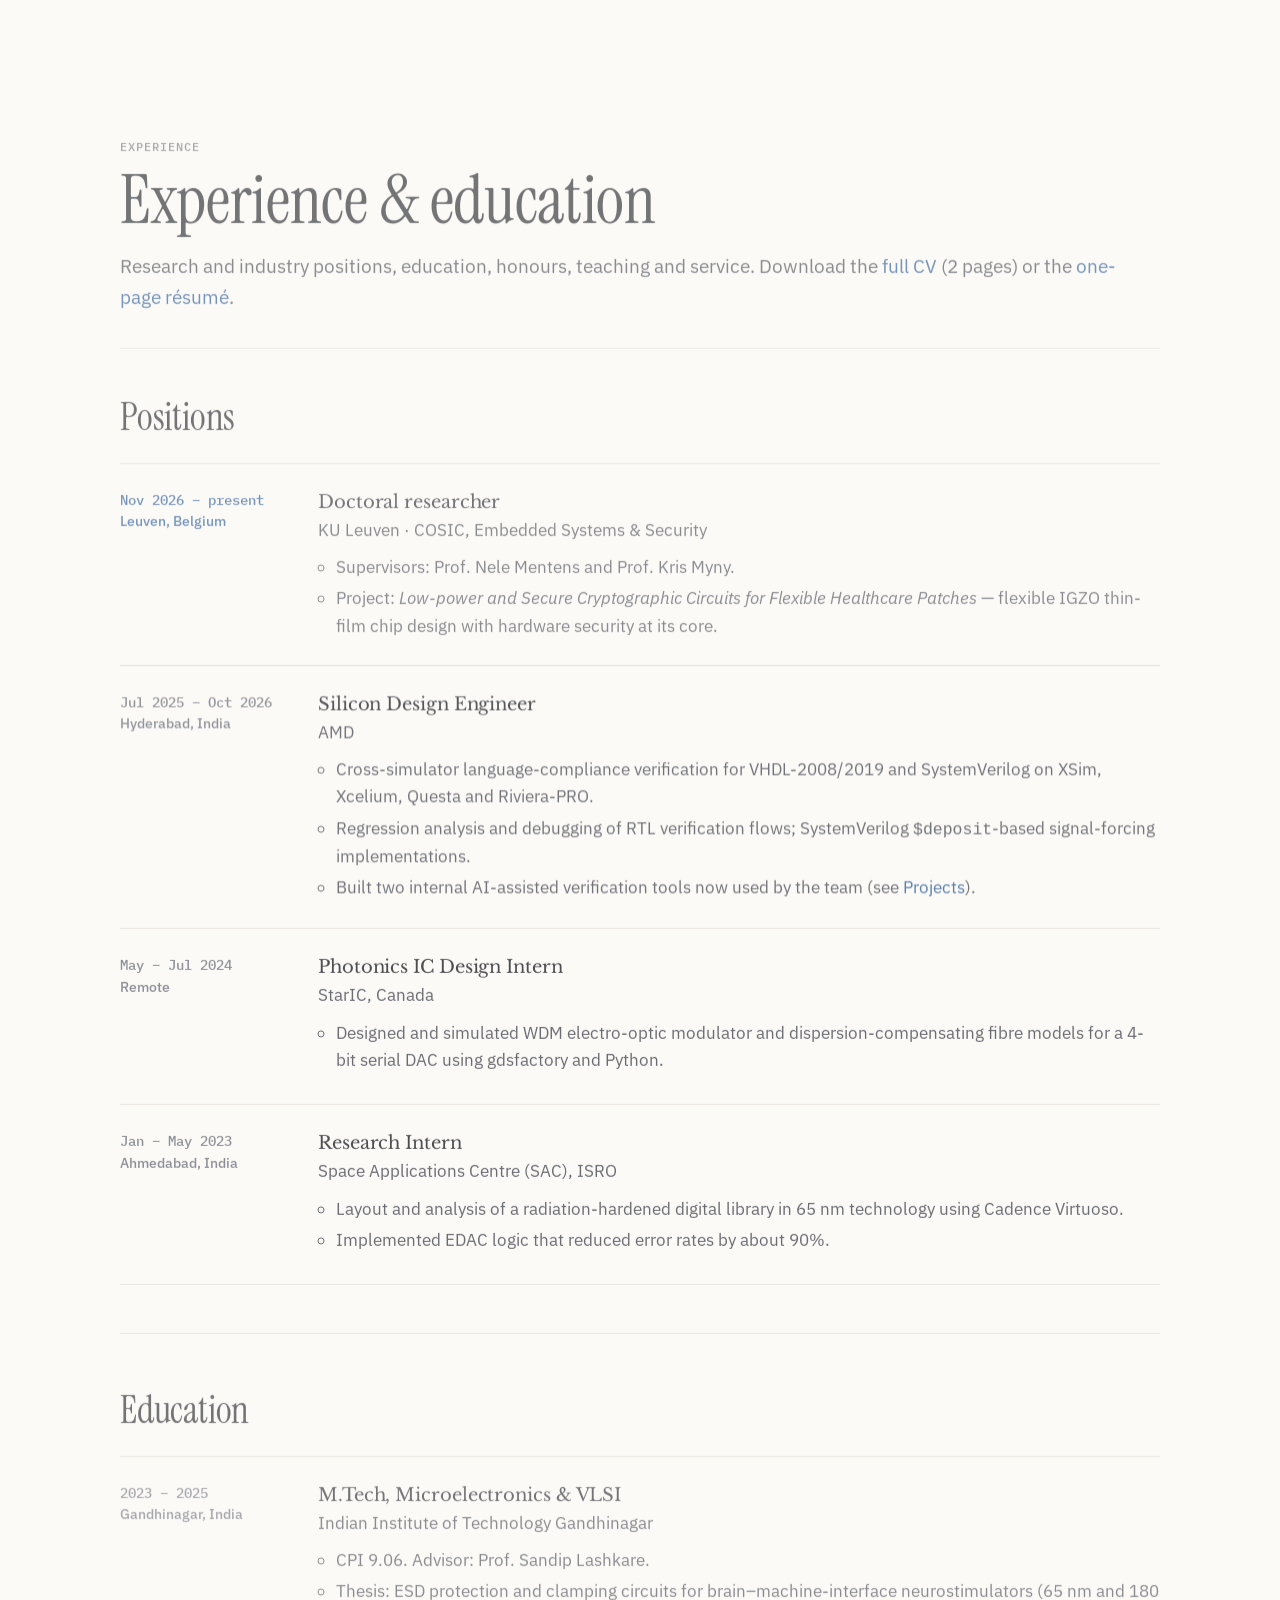
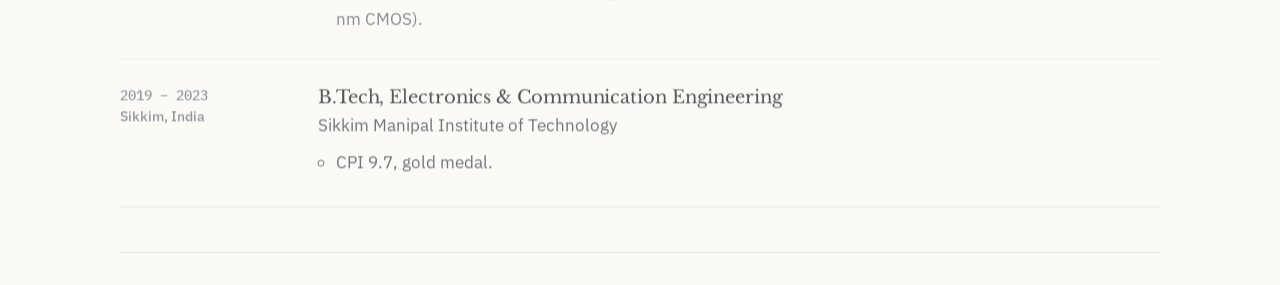
<file: toolkit.html>
<!DOCTYPE html>
<html lang="en"><head><meta charset="utf-8"><title>Skills — Tanay Das</title>
<meta http-equiv="refresh" content="0; url=experience.html#skills"><link rel="canonical" href="experience.html#skills">
<meta name="robots" content="noindex"></head>
<body><p>This page has moved to <a href="experience.html#skills">experience.html#skills</a>.</p></body></html>
</file>
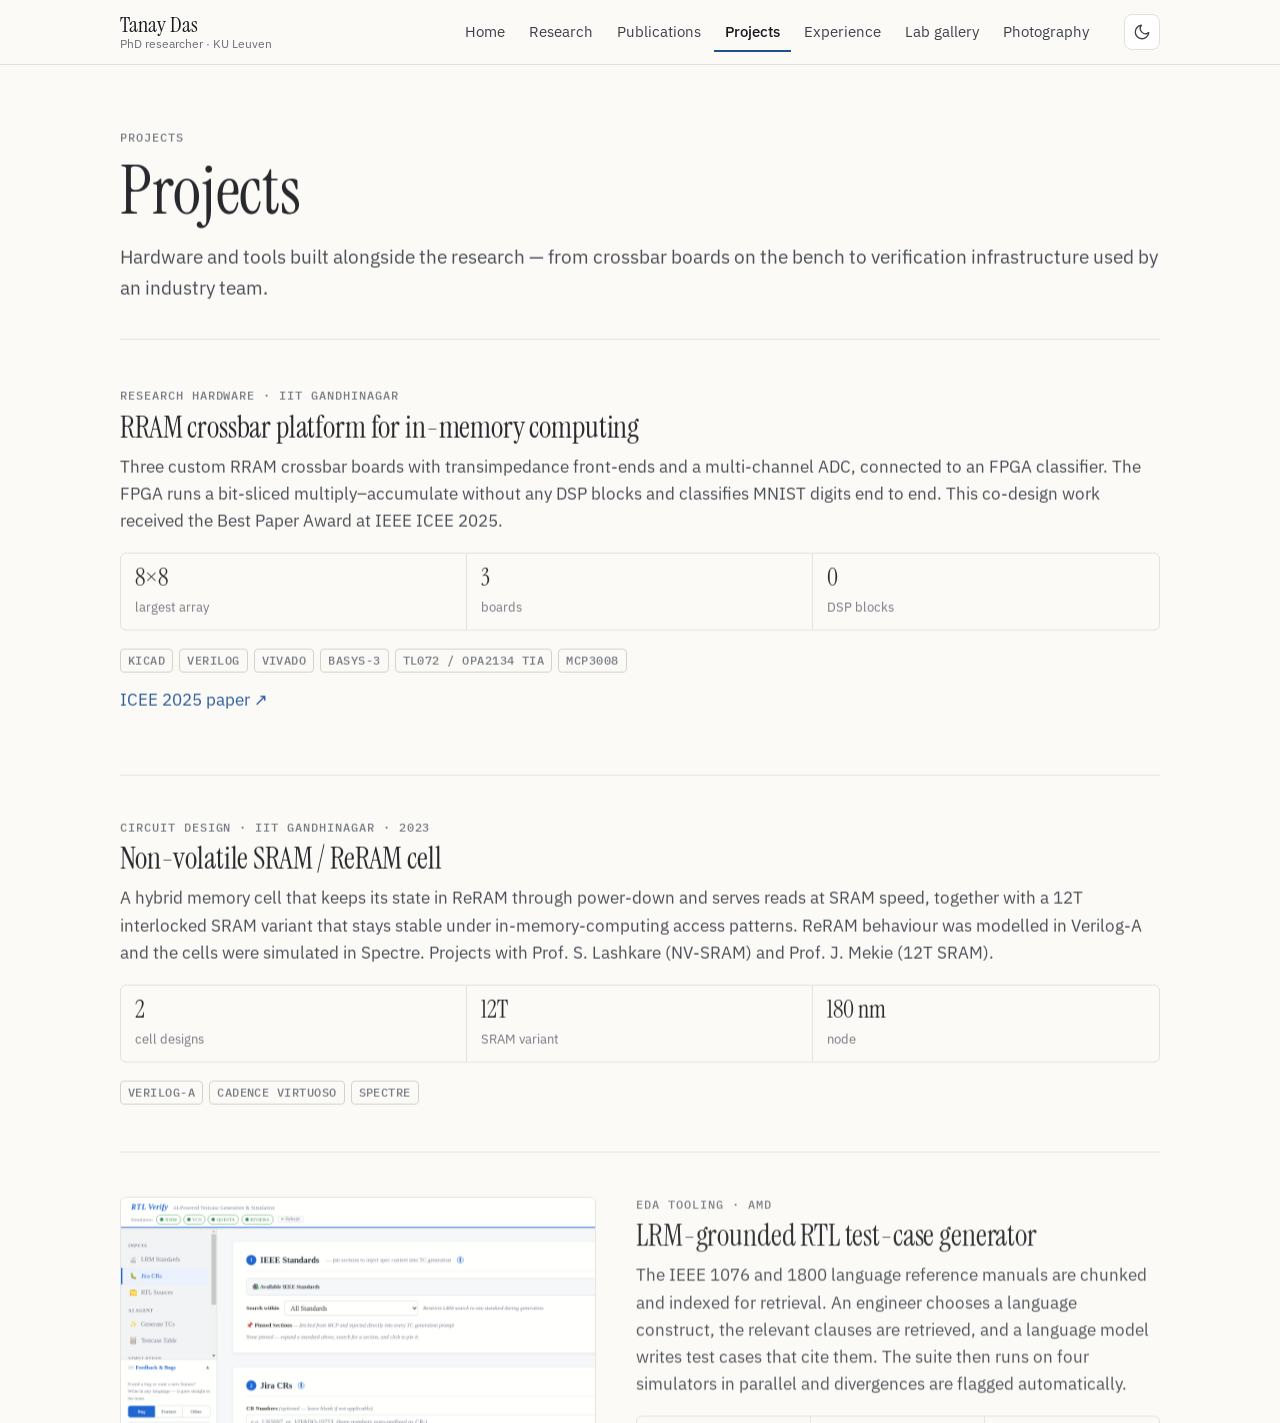
<file: tools.html>
<!DOCTYPE html>
<html lang="en"><head><meta charset="utf-8"><title>Projects — Tanay Das</title>
<meta http-equiv="refresh" content="0; url=projects.html"><link rel="canonical" href="projects.html">
<meta name="robots" content="noindex"></head>
<body><p>This page has moved to <a href="projects.html">projects.html</a>.</p></body></html>
</file>
<file: assets/css/fonts.css>
/* Self-hosted fonts (SIL Open Font License): Instrument Serif, Libre Baskerville, IBM Plex Sans, IBM Plex Mono. Latin subset. */
@font-face { font-family: "IBM Plex Sans"; font-style: normal; font-weight: 400; font-display: swap; src: url("../fonts/ibm-plex-sans-latin-400-normal.woff2") format("woff2"); }
@font-face { font-family: "IBM Plex Sans"; font-style: italic; font-weight: 400; font-display: swap; src: url("../fonts/ibm-plex-sans-latin-400-italic.woff2") format("woff2"); }
@font-face { font-family: "IBM Plex Sans"; font-style: normal; font-weight: 500; font-display: swap; src: url("../fonts/ibm-plex-sans-latin-500-normal.woff2") format("woff2"); }
@font-face { font-family: "IBM Plex Sans"; font-style: normal; font-weight: 600; font-display: swap; src: url("../fonts/ibm-plex-sans-latin-600-normal.woff2") format("woff2"); }
@font-face { font-family: "IBM Plex Mono"; font-style: normal; font-weight: 400; font-display: swap; src: url("../fonts/ibm-plex-mono-latin-400-normal.woff2") format("woff2"); }
@font-face { font-family: "IBM Plex Mono"; font-style: normal; font-weight: 500; font-display: swap; src: url("../fonts/ibm-plex-mono-latin-500-normal.woff2") format("woff2"); }
@font-face { font-family: "Instrument Serif"; font-style: normal; font-weight: 400; font-display: swap; src: url("../fonts/instrument-serif-latin-400-normal.woff2") format("woff2"); }
@font-face { font-family: "Instrument Serif"; font-style: italic; font-weight: 400; font-display: swap; src: url("../fonts/instrument-serif-latin-400-italic.woff2") format("woff2"); }
@font-face { font-family: "Libre Baskerville"; font-style: normal; font-weight: 400; font-display: swap; src: url("../fonts/libre-baskerville-latin-400-normal.woff2") format("woff2"); }
@font-face { font-family: "Libre Baskerville"; font-style: italic; font-weight: 400; font-display: swap; src: url("../fonts/libre-baskerville-latin-400-italic.woff2") format("woff2"); }
</file>
<file: assets/css/site.css>
/* Tanay Das — academic site. One stylesheet, light + dark. */
:root {
  --bg: #fbfaf7;
  --bg-2: #f3f1ec;
  --surface: #ffffff;
  --ink: #17191d;
  --ink-2: #3d4149;
  --muted: #6b6f78;
  --rule: #e3e0d9;
  --rule-2: #d3cfc6;
  --accent: #1d4f91;
  --accent-ink: #ffffff;
  --accent-soft: #e7eef8;
  --mark: #8a5a00;
  --shadow: 0 1px 2px rgba(20, 20, 20, .04), 0 8px 24px rgba(20, 20, 20, .05);
  --display: "Instrument Serif", "Iowan Old Style", Georgia, serif;
  --serif: "Libre Baskerville", Baskerville, Georgia, serif;
  --sans: "IBM Plex Sans", system-ui, -apple-system, "Segoe UI", sans-serif;
  --mono: "IBM Plex Mono", ui-monospace, SFMono-Regular, Menlo, monospace;
  --wrap: 1120px;
  --gutter: clamp(20px, 4vw, 40px);
  color-scheme: light;
}
:root[data-theme="dark"] {
  --bg: #111214;
  --bg-2: #17181b;
  --surface: #1a1b1f;
  --ink: #ececea;
  --ink-2: #c9c9c5;
  --muted: #9a9b9f;
  --rule: #2a2b30;
  --rule-2: #3a3b41;
  --accent: #8fb5ec;
  --accent-ink: #0f1420;
  --accent-soft: #1b2535;
  --mark: #e0b25c;
  --shadow: 0 1px 2px rgba(0, 0, 0, .3), 0 8px 24px rgba(0, 0, 0, .25);
  color-scheme: dark;
}

*, *::before, *::after { box-sizing: border-box; }
html { -webkit-text-size-adjust: 100%; scroll-padding-top: 88px; background: var(--bg); }
body {
  margin: 0;
  background: var(--bg);
  color: var(--ink);
  font: 400 16.5px/1.65 var(--sans);
  -webkit-font-smoothing: antialiased;
  text-rendering: optimizeLegibility;
  transition: background-color .25s ease, color .25s ease;
}
img { max-width: 100%; height: auto; display: block; }
a { color: var(--accent); text-decoration: none; text-underline-offset: 3px; }
a:hover { text-decoration: underline; }
::selection { background: var(--accent); color: var(--accent-ink); }
:focus-visible { outline: 2px solid var(--accent); outline-offset: 3px; border-radius: 2px; }
h1, h2, h3 { color: var(--ink); margin: 0; font-weight: 400; }
h1, h2 { font-family: var(--display); letter-spacing: -.005em; text-wrap: balance; }
h1 { font-size: clamp(44px, 6vw, 68px); line-height: 1.02; }
h2 { font-size: clamp(30px, 3.4vw, 38px); line-height: 1.1; }
h3 { font-family: var(--serif); font-size: 18px; line-height: 1.4; letter-spacing: -.005em; }
p { margin: 0 0 1em; text-wrap: pretty; }
.skip { position: absolute; left: -999px; top: 8px; background: var(--ink); color: var(--bg); padding: 8px 12px; z-index: 100; }
.skip:focus { left: 8px; }

.wrap { max-width: var(--wrap); margin: 0 auto; padding: 0 var(--gutter); }
.eyebrow { font: 500 12px/1.4 var(--mono); letter-spacing: .08em; text-transform: uppercase; color: var(--muted); }
.lede { font-size: 19px; line-height: 1.6; color: var(--ink-2); }
.muted { color: var(--muted); }
.small { font-size: 14px; }

/* Header */
.site-header {
  position: sticky; top: 0; z-index: 50;
  background: color-mix(in srgb, var(--bg) 88%, transparent);
  -webkit-backdrop-filter: saturate(140%) blur(12px);
  backdrop-filter: saturate(140%) blur(12px);
  border-bottom: 1px solid var(--rule);
}
.site-header .wrap { display: flex; align-items: center; gap: 24px; min-height: 64px; }
.brand { display: flex; flex-direction: column; color: var(--ink); line-height: 1.15; }
.brand:hover { text-decoration: none; }
.brand b { font: 400 22px/1 var(--display); letter-spacing: 0; }
.brand span { font: 400 12px var(--sans); color: var(--muted); }
.nav { display: flex; gap: 2px; margin-left: auto; align-items: center; }
.nav a {
  color: var(--ink-2); font-size: 14.5px; padding: 8px 11px; border-radius: 6px;
}
.nav a:hover { color: var(--ink); background: var(--bg-2); text-decoration: none; }
.nav a[aria-current="page"] { color: var(--ink); font-weight: 500; box-shadow: inset 0 -2px 0 var(--accent); border-radius: 0; }
.icon-btn {
  display: inline-grid; place-items: center; width: 36px; height: 36px; border-radius: 8px;
  border: 1px solid var(--rule); background: var(--surface); color: var(--ink-2); cursor: pointer;
}
.icon-btn:hover { color: var(--ink); border-color: var(--rule-2); }
.icon-btn svg { width: 18px; height: 18px; }
.theme-toggle .sun { display: none; }
:root[data-theme="dark"] .theme-toggle .sun { display: block; }
:root[data-theme="dark"] .theme-toggle .moon { display: none; }
.menu-btn { display: none; }

@media (max-width: 900px) {
  .menu-btn { display: inline-grid; margin-left: auto; }
  .nav {
    display: none; position: absolute; left: 0; right: 0; top: 64px; flex-direction: column; align-items: stretch;
    background: var(--bg); border-bottom: 1px solid var(--rule); padding: 8px var(--gutter) 16px;
  }
  .nav.open { display: flex; }
  .nav a { padding: 12px 4px; border-bottom: 1px solid var(--rule); border-radius: 0; }
  .nav a[aria-current="page"] { box-shadow: inset 3px 0 0 var(--accent); padding-left: 12px; }
}

/* Page structure */
main { padding-bottom: 72px; }
.page-head { padding: 64px 0 36px; border-bottom: 1px solid var(--rule); margin-bottom: 48px; }
.page-head h1 { margin: 10px 0 16px; }
.page-head .lede { margin: 0; }
.section { padding: 8px 0 48px; }
.section + .section { border-top: 1px solid var(--rule); padding-top: 48px; }
.section-head { display: flex; align-items: baseline; justify-content: space-between; gap: 16px; margin-bottom: 24px; flex-wrap: wrap; }
.section-head a { font-size: 14.5px; }

/* Home hero */
.hero { display: grid; grid-template-columns: minmax(0, 1fr) 260px; gap: 56px; align-items: start; padding: 72px 0 56px; border-bottom: 1px solid var(--rule); }
.hero h1 { margin: 12px 0 20px; }
.hero .lede { margin-bottom: 24px; }
.portrait { border-radius: 4px; overflow: hidden; background: var(--bg-2); aspect-ratio: 4/5; border: 1px solid var(--rule); }
.portrait img { width: 100%; height: 100%; object-fit: cover; object-position: 50% 22%; }
.portrait-cap { margin-top: 10px; font-size: 13.5px; color: var(--muted); line-height: 1.5; }
.links { display: flex; flex-wrap: wrap; gap: 8px; }
.btn {
  display: inline-flex; align-items: center; gap: 8px; height: 38px; padding: 0 14px;
  border: 1px solid var(--rule-2); border-radius: 6px; background: var(--surface);
  color: var(--ink); font-size: 14.5px; font-weight: 500; cursor: pointer; font-family: var(--sans);
}
.btn:hover { border-color: var(--ink-2); text-decoration: none; }
.btn svg { width: 16px; height: 16px; }
.btn.primary { background: var(--ink); border-color: var(--ink); color: var(--bg); }
.btn.primary:hover { opacity: .9; }
@media (max-width: 820px) {
  .hero { grid-template-columns: 1fr; gap: 32px; padding-top: 48px; }
  .hero aside { max-width: 168px; order: -1; }
}

/* Two-column layout used on home */
.cols { display: grid; grid-template-columns: minmax(0, 1.55fr) minmax(0, 1fr); gap: 56px; padding-top: 48px; }
@media (max-width: 860px) { .cols { grid-template-columns: 1fr; gap: 40px; } }

/* Lists */
.plain { list-style: none; margin: 0; padding: 0; }
.news li { display: grid; grid-template-columns: 92px 1fr; gap: 16px; padding: 12px 0; border-top: 1px solid var(--rule); font-size: 15.5px; }
.news li:last-child { border-bottom: 1px solid var(--rule); }
.news time { font: 500 13px/1.6 var(--mono); color: var(--muted); padding-top: 1px; }
.interest-list li { padding: 14px 0; border-top: 1px solid var(--rule); }
.interest-list li:last-child { border-bottom: 1px solid var(--rule); }
.interest-list b { display: block; font-weight: 500; }
.interest-list span { color: var(--muted); font-size: 15px; }

/* Publications */
.filters { display: flex; flex-wrap: wrap; gap: 6px; margin-bottom: 28px; }
.chip {
  font: 500 13.5px var(--sans); padding: 6px 12px; border-radius: 999px; cursor: pointer;
  border: 1px solid var(--rule-2); background: transparent; color: var(--ink-2);
}
.chip:hover { border-color: var(--ink-2); color: var(--ink); }
.chip[aria-pressed="true"] { background: var(--ink); color: var(--bg); border-color: var(--ink); }
.chip .n { opacity: .6; margin-left: 4px; font-family: var(--mono); font-size: 12px; }
.year-group { display: grid; grid-template-columns: 88px 1fr; gap: 24px; padding: 20px 0; border-top: 1px solid var(--rule); }
.year-group > h2 { font: 500 15px var(--mono); color: var(--muted); padding-top: 6px; letter-spacing: 0; text-wrap: nowrap; }
.pub { padding: 6px 0 20px; }
.pub + .pub { border-top: 1px dashed var(--rule); padding-top: 20px; }
.pub-title { font: 400 16.5px/1.5 var(--serif); color: var(--ink); margin: 0 0 6px; }
.pub-authors { font-size: 15px; color: var(--ink-2); margin: 0 0 2px; }
.pub-authors .me { font-weight: 600; color: var(--ink); }
.pub-venue { font-size: 15px; color: var(--muted); font-style: italic; margin: 0 0 10px; }
.pub-meta { display: flex; flex-wrap: wrap; gap: 6px 14px; align-items: center; font-size: 14px; }
.pub-meta button { background: none; border: 0; padding: 0; color: var(--accent); cursor: pointer; font: inherit; }
.pub-meta button:hover { text-decoration: underline; }
.tag {
  display: inline-flex; align-items: center; font: 500 11.5px/1 var(--mono); letter-spacing: .04em; text-transform: uppercase;
  padding: 5px 7px; border-radius: 4px; border: 1px solid var(--rule-2); color: var(--muted);
}
.tag.award { color: var(--mark); border-color: color-mix(in srgb, var(--mark) 45%, transparent); background: color-mix(in srgb, var(--mark) 8%, transparent); }
.tag.journal { color: var(--accent); border-color: color-mix(in srgb, var(--accent) 45%, transparent); }
.pub details { margin-top: 10px; }
.pub summary { cursor: pointer; font-size: 14px; color: var(--muted); list-style: none; display: inline-block; }
.pub summary::-webkit-details-marker { display: none; }
.pub summary::before { content: "+ "; font-family: var(--mono); }
.pub details[open] summary::before { content: "– "; }
.pub details p { margin: 8px 0 0; font-size: 15px; color: var(--ink-2); }
pre.bib {
  margin: 10px 0 0; padding: 12px 14px; font: 12.5px/1.55 var(--mono); background: var(--bg-2);
  border: 1px solid var(--rule); border-radius: 6px; overflow-x: auto; color: var(--ink-2); white-space: pre;
}
@media (max-width: 640px) { .year-group { grid-template-columns: 1fr; gap: 4px; } }

/* Research themes */
.theme { display: grid; grid-template-columns: 56px minmax(0, 1fr); gap: 20px; padding: 36px 0; border-top: 1px solid var(--rule); }
.theme:first-of-type { border-top: 0; padding-top: 0; }
.theme .num { font: 500 14px var(--mono); color: var(--muted); padding-top: 6px; }
.theme h3 { font-family: var(--display); font-size: 30px; line-height: 1.1; margin-bottom: 6px; }
.theme .where { font-size: 14px; color: var(--muted); margin-bottom: 14px; }
.theme p { color: var(--ink-2); }
.kv { display: grid; grid-template-columns: 140px 1fr; gap: 8px 20px; margin: 16px 0 0; font-size: 15px; }
.kv dt { color: var(--muted); font-size: 14px; }
.kv dd { margin: 0; color: var(--ink-2); }
@media (max-width: 640px) { .theme { grid-template-columns: 1fr; gap: 6px; } .kv { grid-template-columns: 1fr; gap: 2px 0; } .kv dd { margin-bottom: 8px; } }

.callout {
  border: 1px solid var(--rule); background: var(--surface); border-radius: 8px; padding: 24px 26px; box-shadow: var(--shadow);
  display: grid; grid-template-columns: minmax(0, 1fr) auto; gap: 24px; align-items: center;
}
.callout h2 { font-size: 32px; margin: 6px 0 8px; }
.callout p { margin: 0; color: var(--ink-2); }
@media (max-width: 720px) { .callout { grid-template-columns: 1fr; } }

/* Timeline (experience) */
.timeline { list-style: none; margin: 0; padding: 0; }
.timeline > li { display: grid; grid-template-columns: 170px minmax(0, 1fr); gap: 28px; padding: 26px 0; border-top: 1px solid var(--rule); }
.timeline > li:last-child { border-bottom: 1px solid var(--rule); }
.timeline .when { font: 500 13.5px/1.6 var(--mono); color: var(--muted); }
.timeline .when span { display: block; font-family: var(--sans); font-size: 13.5px; }
.timeline h3 { font-size: 18px; }
.timeline .org { color: var(--ink-2); margin: 2px 0 10px; }
.timeline ul { margin: 0; padding-left: 18px; color: var(--ink-2); }
.timeline ul li { margin: 4px 0; }
.timeline .current { color: var(--accent); }
@media (max-width: 680px) { .timeline > li { grid-template-columns: 1fr; gap: 6px; } }

.awards li { display: grid; grid-template-columns: 70px minmax(0, 1fr); gap: 20px; padding: 14px 0; border-top: 1px solid var(--rule); }
.awards li:last-child { border-bottom: 1px solid var(--rule); }
.awards time { font: 500 13.5px/1.7 var(--mono); color: var(--muted); }
.awards b { font-weight: 500; }
.awards span { display: block; font-size: 14.5px; color: var(--muted); }

.skills { display: grid; grid-template-columns: repeat(auto-fit, minmax(240px, 1fr)); gap: 0 32px; }
.skills div { padding: 14px 0; border-top: 1px solid var(--rule); }
.skills b { display: block; font-weight: 500; margin-bottom: 4px; }
.skills span { color: var(--ink-2); font-size: 15px; }

/* Projects */
.project { display: grid; grid-template-columns: minmax(0, 1fr) minmax(0, 1.1fr); gap: 40px; padding: 44px 0; border-top: 1px solid var(--rule); align-items: start; }
.project:first-of-type { border-top: 0; padding-top: 0; }
.project.no-media { grid-template-columns: minmax(0, 1fr); }
.project figure { margin: 0; border: 1px solid var(--rule); border-radius: 6px; overflow: hidden; background: var(--bg-2); }
.project figure a { display: block; }
.project figure img { width: 100%; aspect-ratio: 16/10; object-fit: cover; object-position: top left; transition: transform .5s ease; }
.project figure a:hover img { transform: scale(1.015); }
.project figcaption { font-size: 13px; color: var(--muted); padding: 8px 12px; border-top: 1px solid var(--rule); background: var(--surface); }
.project h3 { font-family: var(--display); font-size: 30px; line-height: 1.1; margin: 6px 0 10px; }
.project p { color: var(--ink-2); }
.facts { display: flex; flex-wrap: wrap; gap: 0; margin: 18px 0; border: 1px solid var(--rule); border-radius: 6px; overflow: hidden; }
.facts div { flex: 1 1 110px; padding: 10px 14px; border-right: 1px solid var(--rule); }
.facts div:last-child { border-right: 0; }
.facts b { display: block; font: 400 24px/1.2 var(--display); }
.facts span { font-size: 12.5px; color: var(--muted); }
.stack { display: flex; flex-wrap: wrap; gap: 6px; margin-top: 14px; }
@media (max-width: 820px) { .project { grid-template-columns: 1fr; gap: 20px; } }

/* Galleries — masonry tiles with captions laid over the image */
.gallery { display: flex; gap: 14px; align-items: flex-start; }
.gallery > .col { flex: 1 1 0; min-width: 0; display: flex; flex-direction: column; gap: 14px; }
.tile { margin: 0; }
.tile a {
  position: relative; display: block; overflow: hidden; border-radius: 10px; background: var(--bg-2);
  isolation: isolate; text-decoration: none; color: #fff;
  box-shadow: 0 1px 2px rgba(0,0,0,.06);
  transition: box-shadow .35s ease, transform .35s cubic-bezier(.2,.7,.2,1);
}
.tile a:hover { box-shadow: 0 14px 34px rgba(0,0,0,.18); transform: translateY(-2px); }
.tile img { width: 100%; height: 100%; object-fit: cover; opacity: 0; transform: scale(1.04); transition: opacity .7s ease, transform 1.2s cubic-bezier(.2,.7,.2,1); }
.tile.loaded img { opacity: 1; transform: scale(1); }
.tile a:hover img { transform: scale(1.035); }
.tile .cap {
  position: absolute; left: 0; right: 0; bottom: 0; z-index: 2; display: flex; flex-direction: column; gap: 3px;
  padding: 44px 14px 12px; pointer-events: none;
  background: linear-gradient(to top, rgba(8,10,14,.72) 0%, rgba(8,10,14,.38) 55%, rgba(8,10,14,0) 100%);
  opacity: .82; transition: opacity .35s ease;
}
.tile a:hover .cap, .tile a:focus-visible .cap { opacity: 1; }
.cap-org { font: 500 10.5px/1.3 var(--mono); letter-spacing: .08em; text-transform: uppercase; color: rgba(255,255,255,.72); }
.cap-text { font: 500 14.5px/1.35 var(--sans); color: rgba(255,255,255,.94); text-shadow: 0 1px 2px rgba(0,0,0,.35); text-wrap: pretty; }
.tile .play {
  position: absolute; z-index: 2; top: 50%; left: 50%; width: 56px; height: 56px; margin: -28px 0 0 -28px; border-radius: 50%;
  display: grid; place-items: center; color: #fff; background: rgba(255,255,255,.18);
  -webkit-backdrop-filter: blur(8px); backdrop-filter: blur(8px); border: 1px solid rgba(255,255,255,.35);
  transition: transform .3s ease, background .3s ease;
}
.tile .play svg { width: 24px; height: 24px; margin-left: 3px; }
.tile a:hover .play { transform: scale(1.08); background: rgba(255,255,255,.28); }
.tile[hidden] { display: none; }
.tile.pop { animation: tile-in .55s cubic-bezier(.2,.7,.2,1) both; animation-delay: calc(var(--i, 0) * 40ms); }
@keyframes tile-in { from { opacity: 0; transform: translateY(14px) scale(.985); } to { opacity: 1; transform: none; } }
.pswp-video { display: flex; align-items: center; justify-content: center; width: 100%; height: 100%; padding: 24px 16px 72px; }
.pswp-video video { max-width: 100%; max-height: 100%; border-radius: 8px; background: #000; }

.org-index { display: grid; grid-template-columns: repeat(auto-fill, minmax(210px, 1fr)); gap: 12px; margin-bottom: 36px; }
.org-card {
  text-align: left; border: 1px solid var(--rule); background: var(--surface); border-radius: 8px; padding: 14px 16px; cursor: pointer;
  font: inherit; color: inherit; transition: border-color .2s, box-shadow .2s;
}
.org-card:hover { border-color: var(--rule-2); box-shadow: var(--shadow); }
.org-card[aria-pressed="true"] { border-color: var(--accent); box-shadow: inset 0 0 0 1px var(--accent); }
.org-card b { display: block; font-weight: 500; font-size: 15px; }
.org-card span { display: block; font-size: 13px; color: var(--muted); }
.org-card em { font: normal 500 12px var(--mono); color: var(--muted); }
.org-card[disabled] { opacity: .55; cursor: default; box-shadow: none; }
.empty {
  border: 1px dashed var(--rule-2); border-radius: 8px; padding: 36px 24px; text-align: center; color: var(--muted); font-size: 15px;
}

/* Footer */
.site-footer { border-top: 1px solid var(--rule); padding: 32px 0 40px; font-size: 14px; color: var(--muted); }
.site-footer .wrap { display: flex; flex-wrap: wrap; gap: 12px 28px; align-items: center; }
.site-footer nav { display: flex; flex-wrap: wrap; gap: 6px 18px; margin-left: auto; }
.site-footer a { color: var(--ink-2); }

/* PhotoSwipe caption */
.pswp__custom-caption {
  position: absolute; left: 50%; bottom: 16px; transform: translateX(-50%); max-width: min(720px, calc(100% - 32px));
  background: rgba(0, 0, 0, .6); color: #f2f2f2; font: 14px/1.5 var(--sans); padding: 8px 14px; border-radius: 6px; text-align: center;
}
.pswp__custom-caption:empty { display: none; }

.toast {
  position: fixed; left: 50%; bottom: 24px; transform: translate(-50%, 20px); opacity: 0; pointer-events: none;
  background: var(--ink); color: var(--bg); font-size: 14px; padding: 9px 14px; border-radius: 6px; transition: .25s ease; z-index: 90;
}
.toast.show { opacity: 1; transform: translate(-50%, 0); }

/* Motion — calm, short, and off for people who ask for reduced motion */
@keyframes page-in { from { opacity: 0; transform: translateY(8px); } to { opacity: 1; transform: none; } }
main { animation: page-in .6s cubic-bezier(.2,.7,.2,1) both; }
.site-header { transition: box-shadow .3s ease, background-color .3s ease; }
.site-header.scrolled { box-shadow: 0 6px 24px rgba(0,0,0,.06); }
:root[data-theme="dark"] .site-header.scrolled { box-shadow: 0 6px 24px rgba(0,0,0,.35); }
.js .reveal { opacity: 0; transform: translateY(16px); transition: opacity .7s ease, transform .8s cubic-bezier(.2,.7,.2,1); transition-delay: calc(var(--d, 0) * 70ms); }
.js .reveal.in { opacity: 1; transform: none; }
.btn { transition: border-color .2s ease, transform .2s ease, box-shadow .2s ease, opacity .2s; }
.btn:hover { transform: translateY(-1px); box-shadow: var(--shadow); }
.portrait img { transition: transform 1.2s cubic-bezier(.2,.7,.2,1); }
.portrait:hover img { transform: scale(1.03); }
.nav a { transition: color .2s ease, background-color .2s ease, box-shadow .25s ease; }
.org-card { transition: border-color .2s, box-shadow .2s, transform .2s; }
.org-card:not([disabled]):hover { transform: translateY(-2px); }
.moments { display: grid; grid-template-columns: repeat(4, 1fr); gap: 12px; }
.moments .tile { margin: 0; }
.moments .tile a { aspect-ratio: 4 / 3; }
@media (max-width: 760px) { .moments { grid-template-columns: repeat(2, 1fr); } }

@media (prefers-reduced-motion: reduce) {
  *, *::before, *::after { transition: none !important; animation: none !important; }
  .js .reveal { opacity: 1; transform: none; }
  .tile img { opacity: 1; transform: none; }
}
@media print {
  .site-header, .site-footer, .filters, .theme-toggle { display: none !important; }
  body { background: #fff; color: #000; }
}

@media (max-width: 640px) {
  .org-index { display: flex; overflow-x: auto; scroll-snap-type: x mandatory; gap: 10px; margin-right: calc(-1 * var(--gutter)); padding: 2px var(--gutter) 6px 2px; scrollbar-width: none; }
  .org-index::-webkit-scrollbar { display: none; }
  .org-card { flex: 0 0 70%; scroll-snap-align: start; }
}

/* Mobile refinements */
.tag { white-space: nowrap; }
@media (max-width: 820px) {
  .hero aside { max-width: none; order: -1; display: flex; align-items: center; gap: 14px; }
  .hero .portrait { width: 96px; flex: 0 0 96px; aspect-ratio: 1; border-radius: 50%; }
  .hero .portrait-cap { margin: 0; }
  .hero h1 { margin-top: 8px; }
}
@media (max-width: 520px) {
  body { font-size: 16px; }
  .lede { font-size: 17.5px; }
  .page-head { padding: 40px 0 28px; margin-bottom: 32px; }
  .section + .section { padding-top: 36px; }
  .news li { grid-template-columns: 1fr; gap: 2px; }
  .links .btn { flex: 1 1 auto; justify-content: center; }
  .pub-title { font-size: 16px; }
  .theme h3, .project h3 { font-size: 27px; }
}
</file>
<file: assets/vendor/photoswipe/photoswipe.css>
/*! PhotoSwipe main CSS by Dmytro Semenov | photoswipe.com */

.pswp {
  --pswp-bg: #000;
  --pswp-placeholder-bg: #222;
  

  --pswp-root-z-index: 100000;
  
  --pswp-preloader-color: rgba(79, 79, 79, 0.4);
  --pswp-preloader-color-secondary: rgba(255, 255, 255, 0.9);
  
  /* defined via js:
  --pswp-transition-duration: 333ms; */
  
  --pswp-icon-color: #fff;
  --pswp-icon-color-secondary: #4f4f4f;
  --pswp-icon-stroke-color: #4f4f4f;
  --pswp-icon-stroke-width: 2px;

  --pswp-error-text-color: var(--pswp-icon-color);
}


/*
	Styles for basic PhotoSwipe (pswp) functionality (sliding area, open/close transitions)
*/

.pswp {
	position: fixed;
	top: 0;
	left: 0;
	width: 100%;
	height: 100%;
	z-index: var(--pswp-root-z-index);
	display: none;
	touch-action: none;
	outline: 0;
	opacity: 0.003;
	contain: layout style size;
	-webkit-tap-highlight-color: rgba(0, 0, 0, 0);
}

/* Prevents focus outline on the root element,
  (it may be focused initially) */
.pswp:focus {
  outline: 0;
}

.pswp * {
  box-sizing: border-box;
}

.pswp img {
  max-width: none;
}

.pswp--open {
	display: block;
}

.pswp,
.pswp__bg {
	transform: translateZ(0);
	will-change: opacity;
}

.pswp__bg {
  opacity: 0.005;
	background: var(--pswp-bg);
}

.pswp,
.pswp__scroll-wrap {
	overflow: hidden;
}

.pswp__scroll-wrap,
.pswp__bg,
.pswp__container,
.pswp__item,
.pswp__content,
.pswp__img,
.pswp__zoom-wrap {
	position: absolute;
	top: 0;
	left: 0;
	width: 100%;
	height: 100%;
}

.pswp__img,
.pswp__zoom-wrap {
	width: auto;
	height: auto;
}

.pswp--click-to-zoom.pswp--zoom-allowed .pswp__img {
	cursor: -webkit-zoom-in;
	cursor: -moz-zoom-in;
	cursor: zoom-in;
}

.pswp--click-to-zoom.pswp--zoomed-in .pswp__img {
	cursor: move;
	cursor: -webkit-grab;
	cursor: -moz-grab;
	cursor: grab;
}

.pswp--click-to-zoom.pswp--zoomed-in .pswp__img:active {
  cursor: -webkit-grabbing;
  cursor: -moz-grabbing;
  cursor: grabbing;
}

/* :active to override grabbing cursor */
.pswp--no-mouse-drag.pswp--zoomed-in .pswp__img,
.pswp--no-mouse-drag.pswp--zoomed-in .pswp__img:active,
.pswp__img {
	cursor: -webkit-zoom-out;
	cursor: -moz-zoom-out;
	cursor: zoom-out;
}


/* Prevent selection and tap highlights */
.pswp__container,
.pswp__img,
.pswp__button,
.pswp__counter {
	-webkit-user-select: none;
	-moz-user-select: none;
	-ms-user-select: none;
	user-select: none;
}

.pswp__item {
	/* z-index for fade transition */
	z-index: 1;
	overflow: hidden;
}

.pswp__hidden {
	display: none !important;
}

/* Allow to click through pswp__content element, but not its children */
.pswp__content {
  pointer-events: none;
}
.pswp__content > * {
  pointer-events: auto;
}


/*

  PhotoSwipe UI

*/

/*
	Error message appears when image is not loaded
	(JS option errorMsg controls markup)
*/
.pswp__error-msg-container {
  display: grid;
}
.pswp__error-msg {
	margin: auto;
	font-size: 1em;
	line-height: 1;
	color: var(--pswp-error-text-color);
}

/*
class pswp__hide-on-close is applied to elements that
should hide (for example fade out) when PhotoSwipe is closed
and show (for example fade in) when PhotoSwipe is opened
 */
.pswp .pswp__hide-on-close {
	opacity: 0.005;
	will-change: opacity;
	transition: opacity var(--pswp-transition-duration) cubic-bezier(0.4, 0, 0.22, 1);
	z-index: 10; /* always overlap slide content */
	pointer-events: none; /* hidden elements should not be clickable */
}

/* class pswp--ui-visible is added when opening or closing transition starts */
.pswp--ui-visible .pswp__hide-on-close {
	opacity: 1;
	pointer-events: auto;
}

/* <button> styles, including css reset */
.pswp__button {
	position: relative;
	display: block;
	width: 50px;
	height: 60px;
	padding: 0;
	margin: 0;
	overflow: hidden;
	cursor: pointer;
	background: none;
	border: 0;
	box-shadow: none;
	opacity: 0.85;
	-webkit-appearance: none;
	-webkit-touch-callout: none;
}

.pswp__button:hover,
.pswp__button:active,
.pswp__button:focus {
  transition: none;
  padding: 0;
  background: none;
  border: 0;
  box-shadow: none;
  opacity: 1;
}

.pswp__button:disabled {
  opacity: 0.3;
  cursor: auto;
}

.pswp__icn {
  fill: var(--pswp-icon-color);
  color: var(--pswp-icon-color-secondary);
}

.pswp__icn {
  position: absolute;
  top: 14px;
  left: 9px;
  width: 32px;
  height: 32px;
  overflow: hidden;
  pointer-events: none;
}

.pswp__icn-shadow {
  stroke: var(--pswp-icon-stroke-color);
  stroke-width: var(--pswp-icon-stroke-width);
  fill: none;
}

.pswp__icn:focus {
	outline: 0;
}

/*
	div element that matches size of large image,
	large image loads on top of it,
	used when msrc is not provided
*/
div.pswp__img--placeholder,
.pswp__img--with-bg {
	background: var(--pswp-placeholder-bg);
}

.pswp__top-bar {
	position: absolute;
	left: 0;
	top: 0;
	width: 100%;
	height: 60px;
	display: flex;
  flex-direction: row;
  justify-content: flex-end;
	z-index: 10;

	/* allow events to pass through top bar itself */
	pointer-events: none !important;
}
.pswp__top-bar > * {
  pointer-events: auto;
  /* this makes transition significantly more smooth,
     even though inner elements are not animated */
  will-change: opacity;
}


/*

  Close button

*/
.pswp__button--close {
  margin-right: 6px;
}


/*

  Arrow buttons

*/
.pswp__button--arrow {
  position: absolute;
  top: 0;
  width: 75px;
  height: 100px;
  top: 50%;
  margin-top: -50px;
}

.pswp__button--arrow:disabled {
  display: none;
  cursor: default;
}

.pswp__button--arrow .pswp__icn {
  top: 50%;
  margin-top: -30px;
  width: 60px;
  height: 60px;
  background: none;
  border-radius: 0;
}

.pswp--one-slide .pswp__button--arrow {
  display: none;
}

/* hide arrows on touch screens */
.pswp--touch .pswp__button--arrow {
  visibility: hidden;
}

/* show arrows only after mouse was used */
.pswp--has_mouse .pswp__button--arrow {
  visibility: visible;
}

.pswp__button--arrow--prev {
  right: auto;
  left: 0px;
}

.pswp__button--arrow--next {
  right: 0px;
}
.pswp__button--arrow--next .pswp__icn {
  left: auto;
  right: 14px;
  /* flip horizontally */
  transform: scale(-1, 1);
}

/*

  Zoom button

*/
.pswp__button--zoom {
  display: none;
}

.pswp--zoom-allowed .pswp__button--zoom {
  display: block;
}

/* "+" => "-" */
.pswp--zoomed-in .pswp__zoom-icn-bar-v {
  display: none;
}


/*

  Loading indicator

*/
.pswp__preloader {
  position: relative;
  overflow: hidden;
  width: 50px;
  height: 60px;
  margin-right: auto;
}

.pswp__preloader .pswp__icn {
  opacity: 0;
  transition: opacity 0.2s linear;
  animation: pswp-clockwise 600ms linear infinite;
}

.pswp__preloader--active .pswp__icn {
  opacity: 0.85;
}

@keyframes pswp-clockwise {
  0% { transform: rotate(0deg); }
  100% { transform: rotate(360deg); }
}


/*

  "1 of 10" counter

*/
.pswp__counter {
  height: 30px;
  margin-top: 15px;
  margin-inline-start: 20px;
  font-size: 14px;
  line-height: 30px;
  color: var(--pswp-icon-color);
  text-shadow: 1px 1px 3px var(--pswp-icon-color-secondary);
  opacity: 0.85;
}

.pswp--one-slide .pswp__counter {
  display: none;
}
</file>
